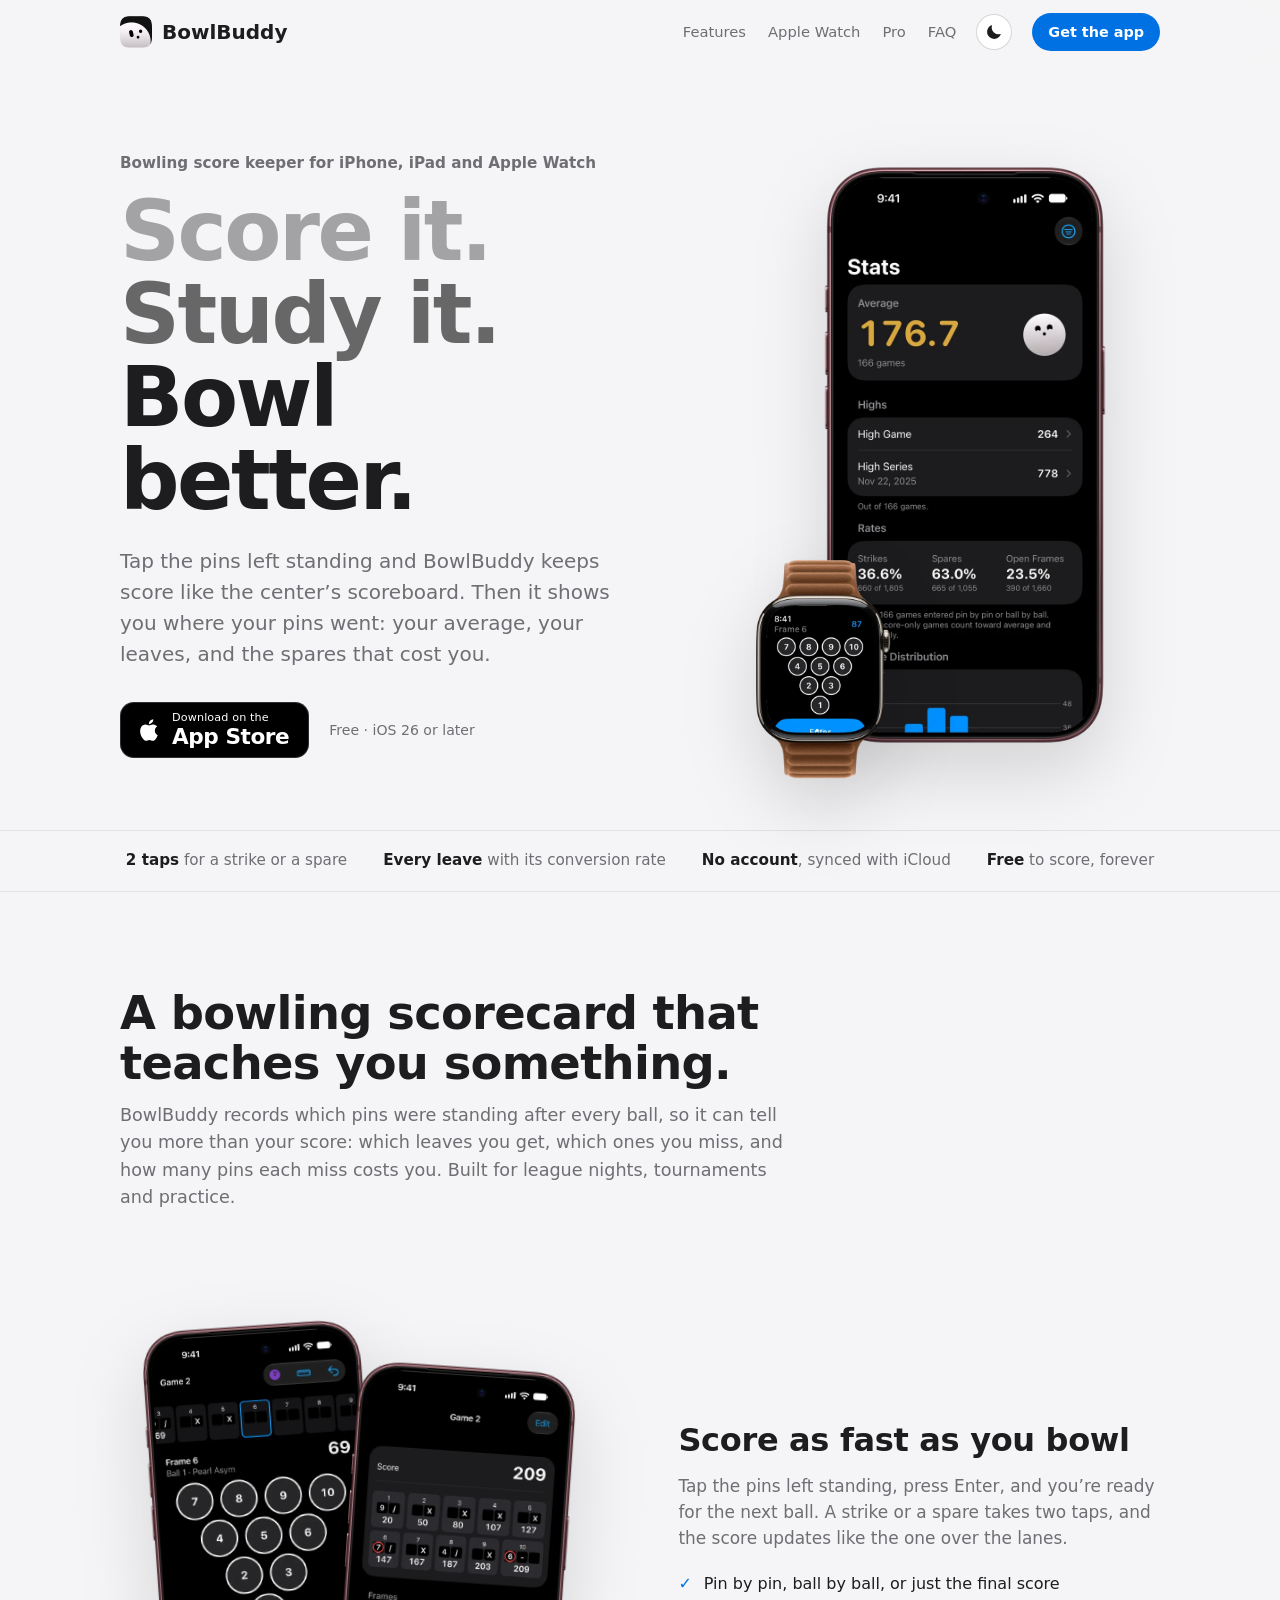
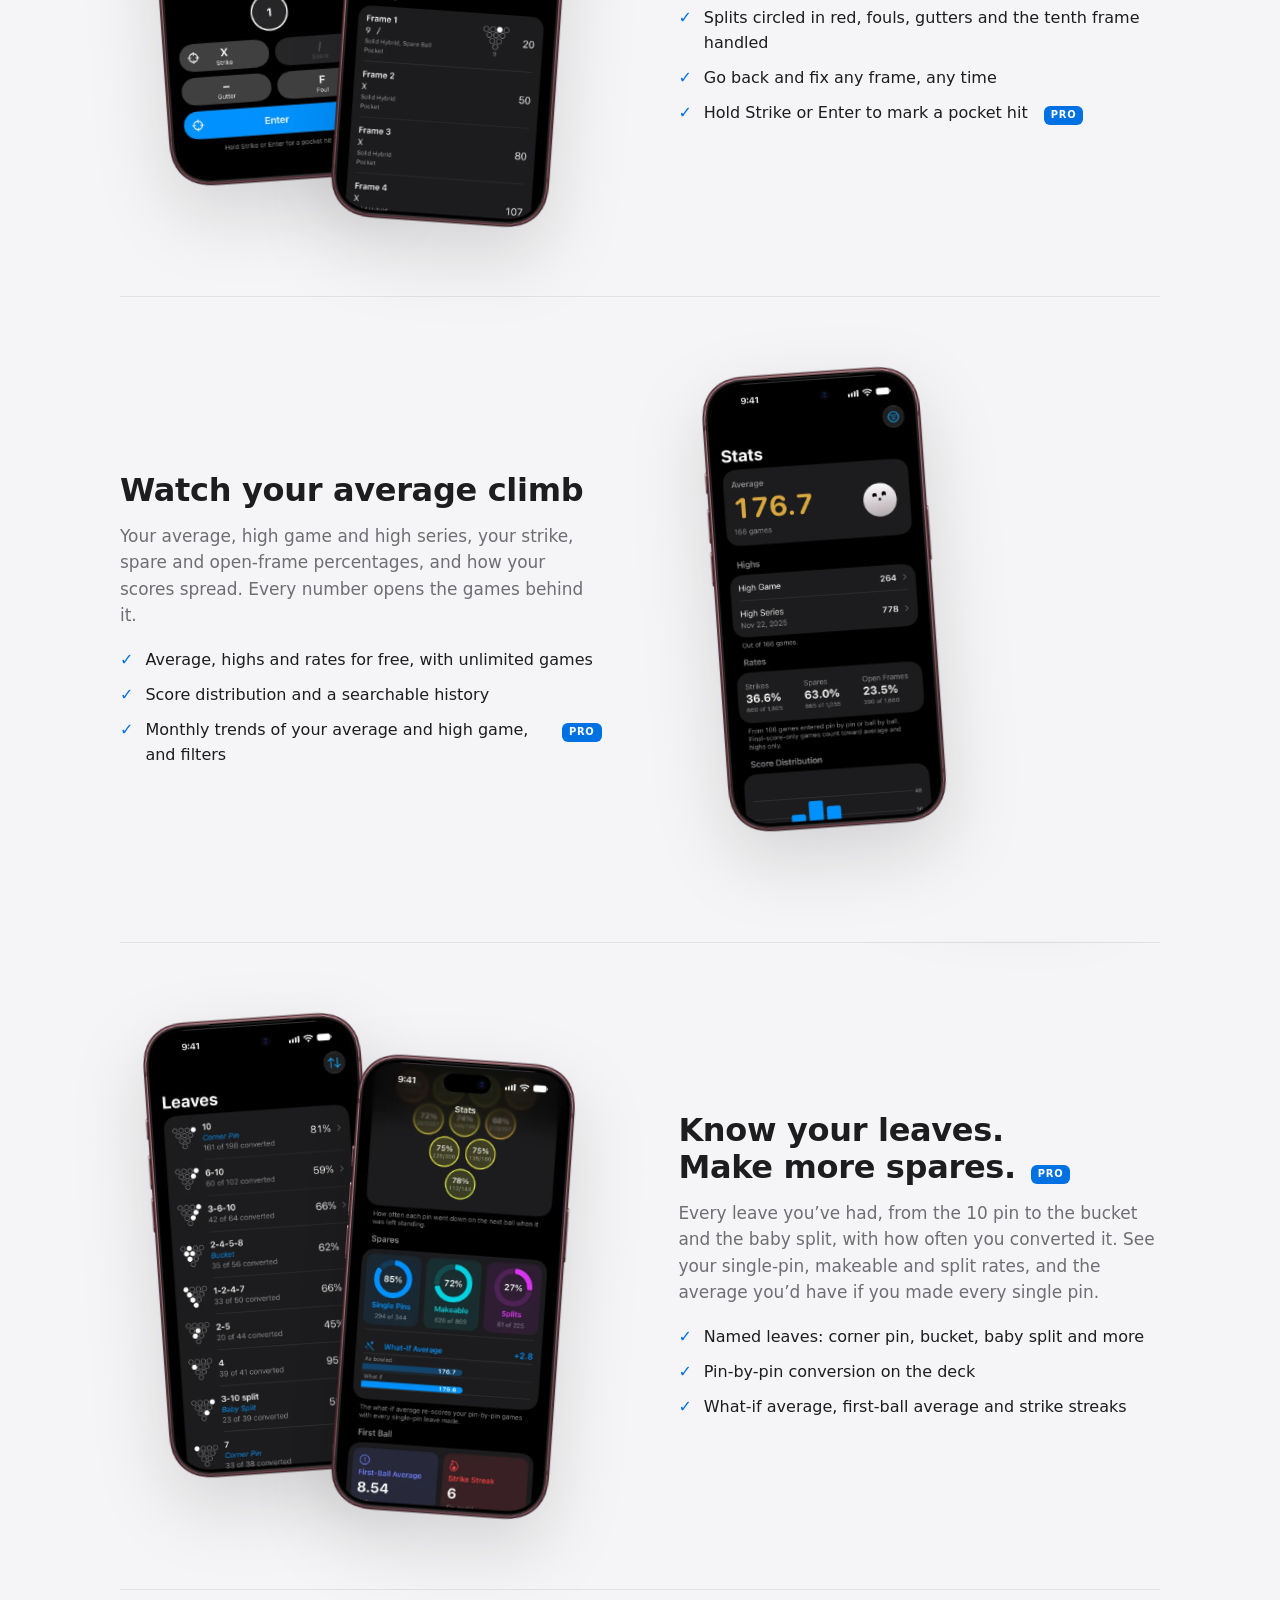
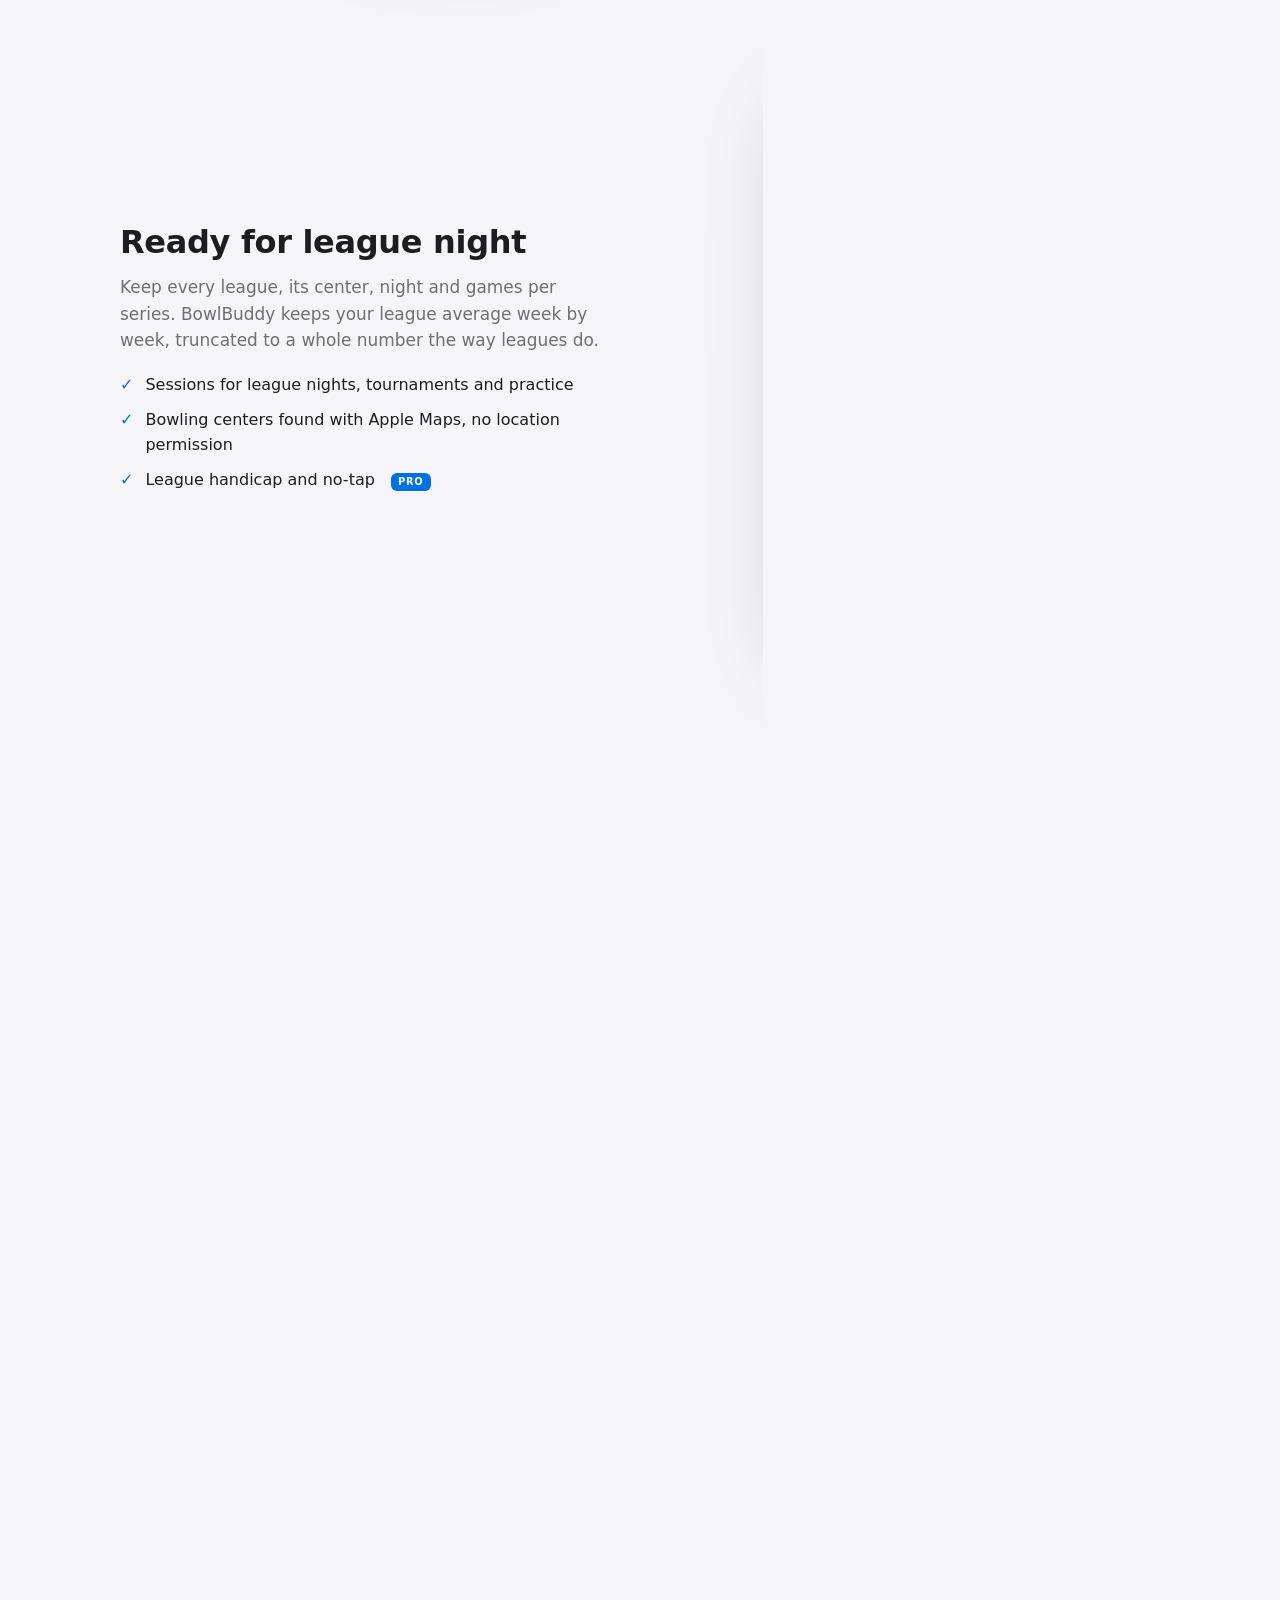
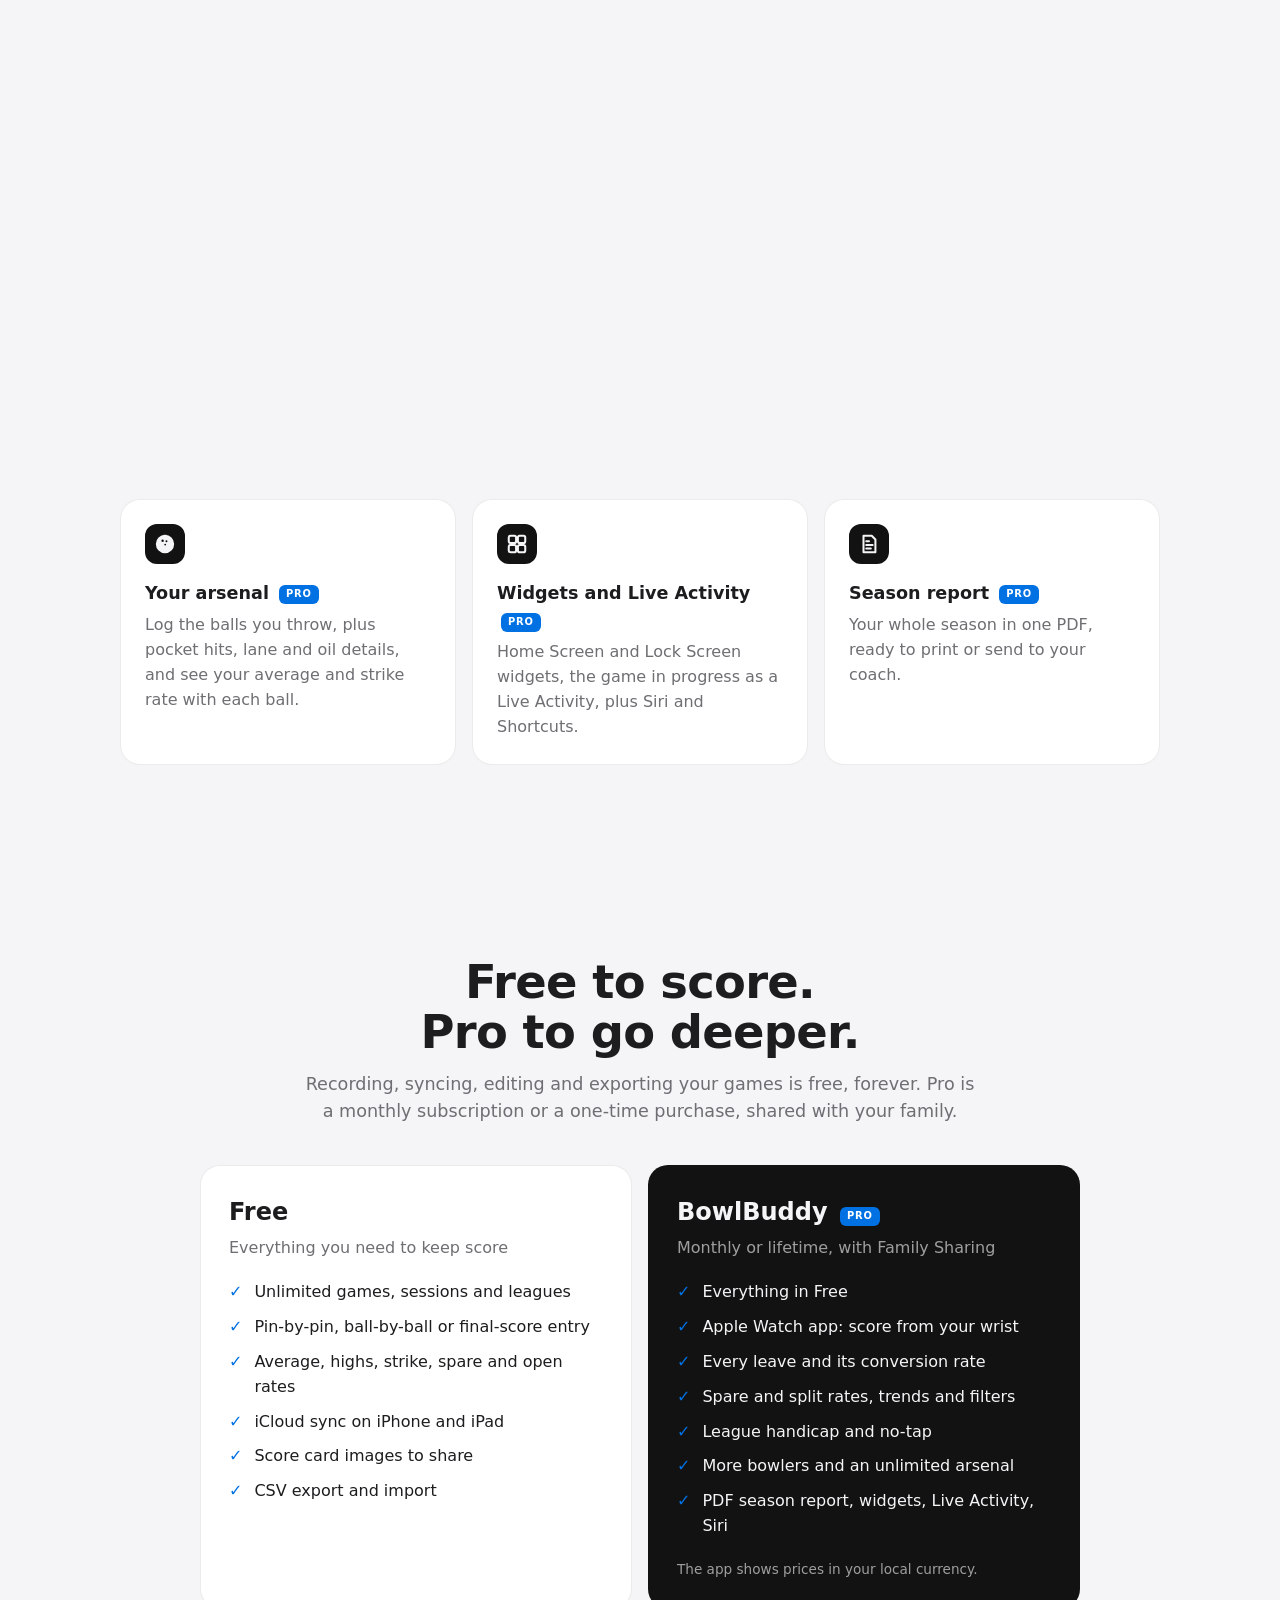
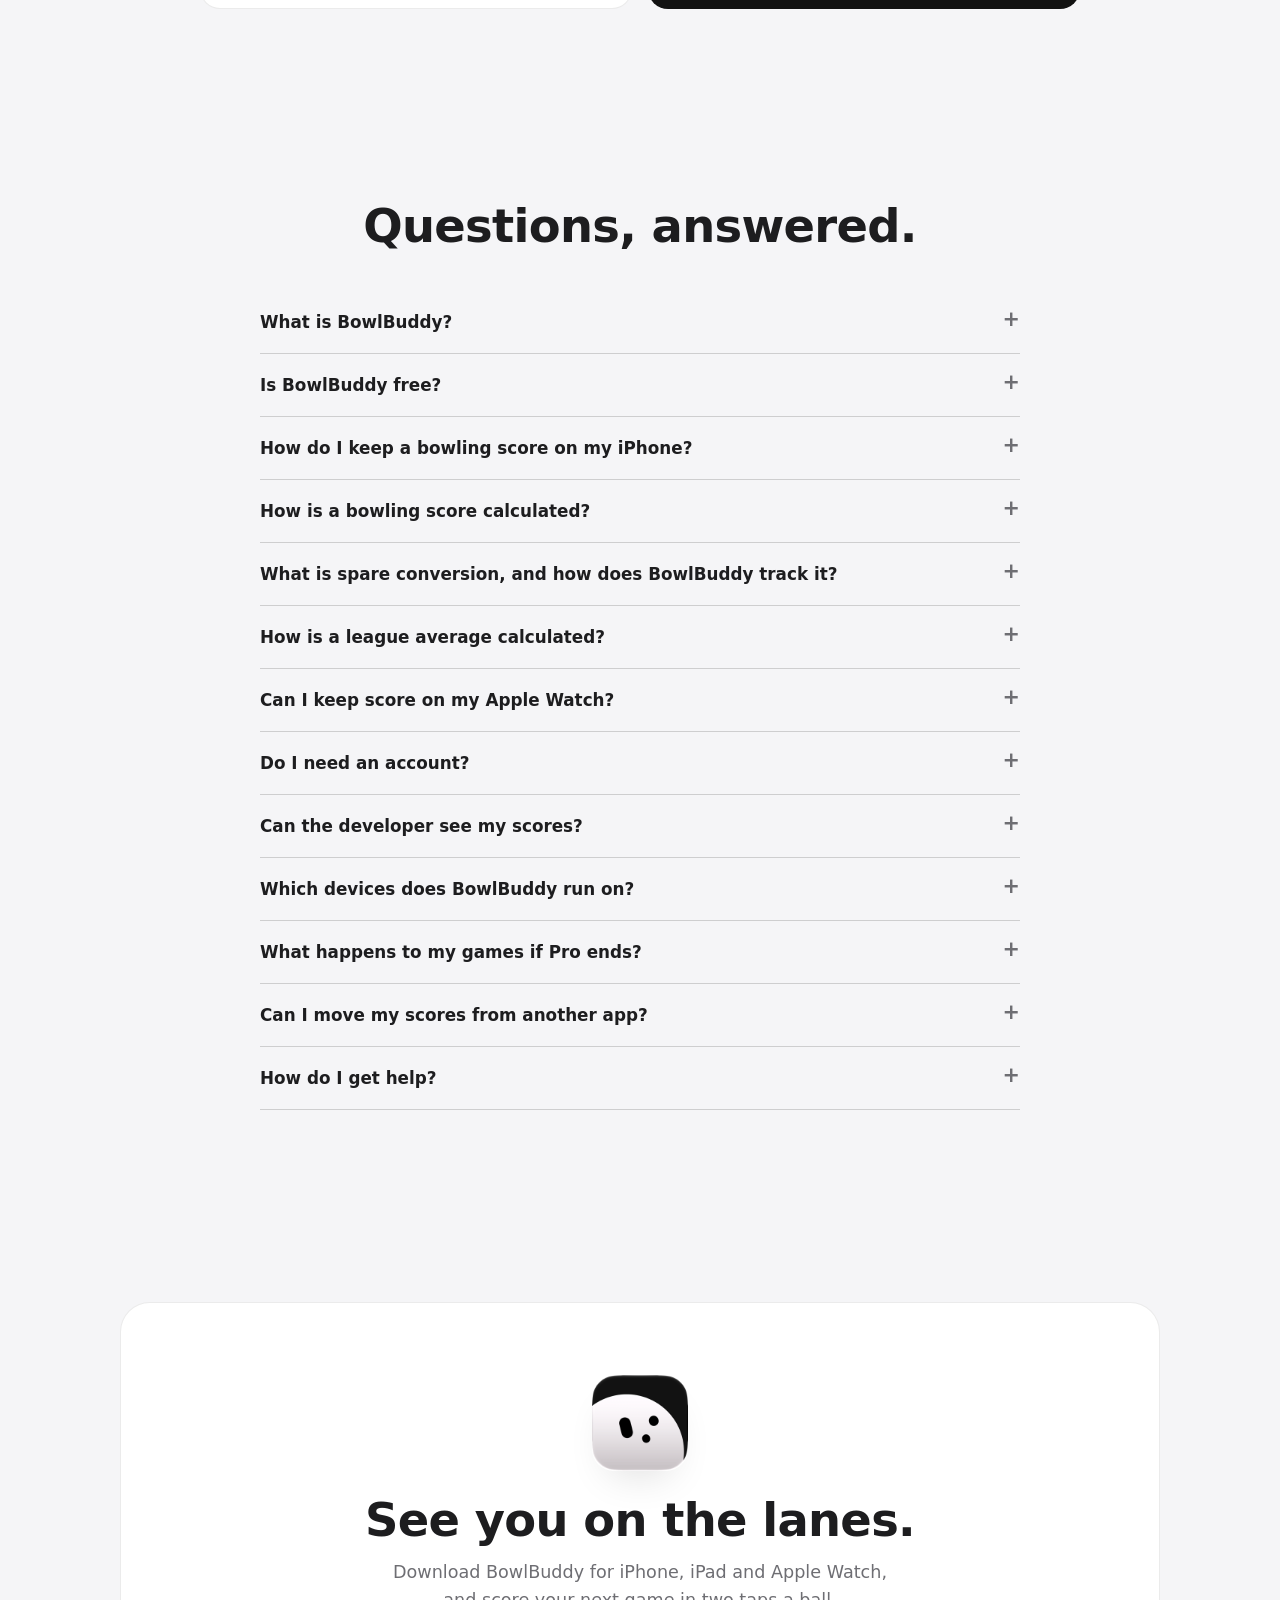
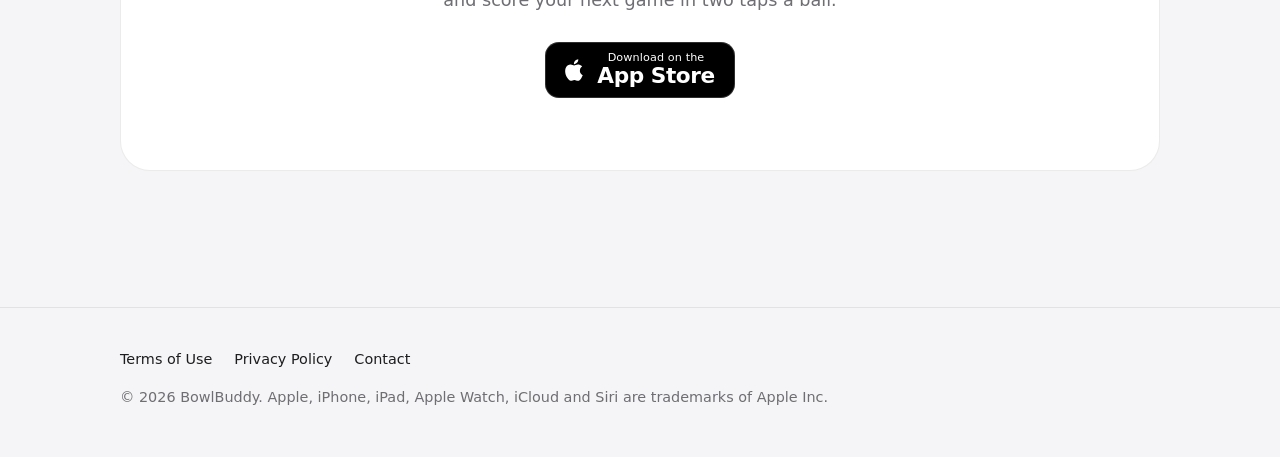
<file: index.html>
<!DOCTYPE html>
<html lang="en" class="no-js">
<head>
    <meta charset="UTF-8" />
    <meta name="viewport" content="width=device-width, initial-scale=1, viewport-fit=cover" />
    <meta name="theme-color" content="#f5f5f7" media="(prefers-color-scheme: light)" />
    <meta name="theme-color" content="#0b0b0c" media="(prefers-color-scheme: dark)" />
    <script>try { const t = localStorage.getItem("theme"); if (t === "light" || t === "dark") document.documentElement.dataset.theme = t; } catch (e) {}</script>
    <title>BowlBuddy: Bowling Score Keeper &amp; Stats Tracker for iPhone</title>
    <meta name="description" content="BowlBuddy is a bowling score keeper and stats tracker for iPhone, iPad and Apple Watch. Score pin by pin in two taps, track your average, spare conversion, leaves and league nights. No account: synced with iCloud." />
    <meta name="robots" content="index, follow, max-image-preview:large, max-snippet:-1" />
    <link rel="canonical" href="https://bowlbuddy.download/" />
    <meta name="apple-itunes-app" content="app-id=6826001153" />
    <meta property="og:type" content="website" />
    <meta property="og:site_name" content="BowlBuddy" />
    <meta property="og:locale" content="en_US" />
    <meta property="og:url" content="https://bowlbuddy.download/" />
    <meta property="og:title" content="BowlBuddy: score it, study it, bowl better" />
    <meta property="og:description" content="Bowling score keeper for iPhone, iPad and Apple Watch. Two-tap scoring, pin leaves, spare conversion and league averages. No account." />
    <meta property="og:image" content="https://bowlbuddy.download/assets/img/og.jpg" />
    <meta property="og:image:width" content="1200" />
    <meta property="og:image:height" content="630" />
    <meta property="og:image:alt" content="The BowlBuddy logo, a white bowling ball with a face, on black." />
    <meta name="twitter:card" content="summary_large_image" />
    <link rel="icon" type="image/png" href="assets/img/favicon.png" />
    <link rel="apple-touch-icon" href="assets/img/apple-touch-icon.png" />
    <link rel="preload" as="image" href="assets/img/iphone-stats.webp" type="image/webp" fetchpriority="high" />
    <link rel="stylesheet" href="assets/site.css?v=2026-11-01" />
    <script defer src="assets/site.js?v=2026-11-01"></script>
    <script type="application/ld+json">
{
    "@context": "https://schema.org",
    "@graph": [
        {
            "@type": "WebSite",
            "@id": "https://bowlbuddy.download/#website",
            "url": "https://bowlbuddy.download/",
            "name": "BowlBuddy",
            "alternateName": "Bowl Buddy",
            "inLanguage": "en",
            "publisher": { "@id": "https://bowlbuddy.download/#author" }
        },
        {
            "@type": "Person",
            "@id": "https://bowlbuddy.download/#author",
            "name": "Franck Clement",
            "email": "support@bowlbuddy.download"
        },
        {
            "@type": "WebPage",
            "@id": "https://bowlbuddy.download/#webpage",
            "url": "https://bowlbuddy.download/",
            "name": "BowlBuddy: Bowling Score Keeper & Stats Tracker for iPhone",
            "inLanguage": "en",
            "isPartOf": { "@id": "https://bowlbuddy.download/#website" },
            "about": { "@id": "https://bowlbuddy.download/#app" },
            "mainEntity": { "@id": "https://bowlbuddy.download/#app" },
            "primaryImageOfPage": "https://bowlbuddy.download/assets/img/iphone-stats.webp",
            "dateModified": "2026-11-01"
        },
        {
            "@type": "MobileApplication",
            "@id": "https://bowlbuddy.download/#app",
            "name": "BowlBuddy Bowling Score Keeper",
            "alternateName": ["BowlBuddy", "Bowl Buddy", "BowlBuddy bowling score tracker"],
            "description": "Bowling score keeper and stats tracker for iPhone, iPad and Apple Watch. Score every ball pin by pin in two taps, then follow your average, strike and spare percentages, pin leaves and how often you convert them, and your league average week by week. No account: games sync through the user's private iCloud.",
            "applicationCategory": "SportsApplication",
            "operatingSystem": "iOS 26, iPadOS 26, watchOS 26",
            "url": "https://bowlbuddy.download/",
            "downloadUrl": "https://apps.apple.com/app/id6826001153",
            "installUrl": "https://apps.apple.com/app/id6826001153",
            "sameAs": ["https://apps.apple.com/app/id6826001153"],
            "image": "https://bowlbuddy.download/assets/img/icon.png",
            "screenshot": [
                "https://bowlbuddy.download/assets/img/iphone-stats.webp",
                "https://bowlbuddy.download/assets/img/iphone-entry.webp",
                "https://bowlbuddy.download/assets/img/iphone-leaves.webp",
                "https://bowlbuddy.download/assets/img/iphone-league.webp"
            ],
            "inLanguage": "en",
            "author": { "@id": "https://bowlbuddy.download/#author" },
            "offers": { "@type": "Offer", "price": "0", "priceCurrency": "USD", "category": "free" },
            "isAccessibleForFree": true,
            "featureList": [
                "Pin-by-pin, ball-by-ball or final-score entry",
                "Two-tap strikes and spares, splits marked, tenth frame and fouls handled",
                "Average, high game, high series, strike, spare and open frame percentages",
                "Score distribution and searchable game history",
                "Sessions for league nights, tournaments and practice",
                "Leagues with a truncated league average",
                "iCloud sync across iPhone and iPad, no account",
                "CSV export and import, shareable score card image",
                "Pro: every pin leave with its conversion rate",
                "Pro: single-pin, makeable and split conversion, what-if average",
                "Pro: monthly trends of average and high game",
                "Pro: league handicap and no-tap",
                "Pro: Apple Watch app",
                "Pro: bowling ball arsenal, pocket hits, lane and oil details",
                "Pro: PDF season report, widgets, Live Activity, Siri and Shortcuts"
            ]
        },
        {
            "@type": "FAQPage",
            "@id": "https://bowlbuddy.download/#faq",
            "mainEntity": [
                {
                    "@type": "Question",
                    "name": "What is BowlBuddy?",
                    "acceptedAnswer": { "@type": "Answer", "text": "BowlBuddy is a bowling score keeper and stats tracker for iPhone, iPad and Apple Watch, available on the App Store. You tap the pins left standing after each ball, and it keeps the score like a center scoreboard, then shows your average, strike and spare percentages, pin leaves and league average." }
                },
                {
                    "@type": "Question",
                    "name": "Is BowlBuddy free?",
                    "acceptedAnswer": { "@type": "Answer", "text": "Yes. Scoring, sessions, leagues, core stats, iCloud sync and CSV export are free, with unlimited games. BowlBuddy Pro, a monthly subscription or a one-time lifetime purchase shared with Family Sharing, adds pin leaves and conversion rates, trends, league handicap, the Apple Watch app, the arsenal, a PDF season report, widgets and Siri." }
                },
                {
                    "@type": "Question",
                    "name": "How do I keep a bowling score on my iPhone?",
                    "acceptedAnswer": { "@type": "Answer", "text": "In BowlBuddy, start a game and tap the pins still standing after each ball, then press Enter. A strike or a spare takes two taps. The app adds strike and spare bonuses, marks splits, and follows the tenth-frame rules. You can also enter pin counts ball by ball, or only the final score." }
                },
                {
                    "@type": "Question",
                    "name": "How is a bowling score calculated?",
                    "acceptedAnswer": { "@type": "Answer", "text": "A game has ten frames. A frame scores the pins knocked down with its two balls. A strike (all ten pins on the first ball) scores 10 plus the next two balls. A spare (all ten pins with two balls) scores 10 plus the next ball. A strike or spare in the tenth frame earns one or two extra balls. A perfect game, twelve strikes in a row, scores 300. BowlBuddy does this math for you." }
                },
                {
                    "@type": "Question",
                    "name": "What is spare conversion, and how does BowlBuddy track it?",
                    "acceptedAnswer": { "@type": "Answer", "text": "Spare conversion is how often you knock down the pins left after your first ball. Because BowlBuddy records which pins were standing, it lists every leave you get, such as the 10 pin, the 6-10 or the 3-6-10, with how many times you converted it. It also splits your rate into single pins, makeable spares and splits, and computes a what-if average with every single pin made." }
                },
                {
                    "@type": "Question",
                    "name": "How is a league average calculated?",
                    "acceptedAnswer": { "@type": "Answer", "text": "A league average is your total pinfall in the league divided by the number of games, truncated to a whole number rather than rounded, as most leagues do. BowlBuddy keeps it for each league, week by week, and can apply league handicap and no-tap rules with Pro." }
                },
                {
                    "@type": "Question",
                    "name": "Can I keep score on my Apple Watch?",
                    "acceptedAnswer": { "@type": "Answer", "text": "Yes, with BowlBuddy Pro. The Watch app shows the pin deck, so you can score each ball from your wrist, check the frames and see your final score and series. Games sync to your iPhone." }
                },
                {
                    "@type": "Question",
                    "name": "Do I need an account?",
                    "acceptedAnswer": { "@type": "Answer", "text": "No. BowlBuddy uses the Apple Account you are already signed in with. Your scores sync through your private iCloud database, and there is no BowlBuddy server." }
                },
                {
                    "@type": "Question",
                    "name": "Can the developer see my scores?",
                    "acceptedAnswer": { "@type": "Answer", "text": "No. Everything you enter stays on your devices and in your own iCloud. The app has no ads, no analytics and no tracking." }
                },
                {
                    "@type": "Question",
                    "name": "Which devices does BowlBuddy run on?",
                    "acceptedAnswer": { "@type": "Answer", "text": "iPhone and iPad with iOS or iPadOS 26 or later, and Apple Watch with watchOS 26 or later. The Watch app is part of Pro. There is no Android version." }
                },
                {
                    "@type": "Question",
                    "name": "What happens to my games if Pro ends?",
                    "acceptedAnswer": { "@type": "Answer", "text": "You keep all of them. You can still view, edit, delete and export everything you recorded; only the Pro features lock." }
                },
                {
                    "@type": "Question",
                    "name": "Can I move my scores from another app?",
                    "acceptedAnswer": { "@type": "Answer", "text": "BowlBuddy imports its own CSV format, which you can fill in from a spreadsheet. Export and import are in Settings." }
                }
            ]
        }
    ]
}
    </script>
</head>
<body>
    <a class="skip" href="#main">Skip to content</a>

    <header class="site-header">
        <div class="wrap">
            <a class="brand" href="./" aria-label="BowlBuddy home">
                <img src="assets/img/icon.png" alt="" width="32" height="32" />
                BowlBuddy
            </a>
            <nav class="site-nav" aria-label="Main">
                <a href="#features">Features</a>
                <a href="#watch">Apple Watch</a>
                <a href="#pro">Pro</a>
                <a href="#faq">FAQ</a>
            </nav>
            <button class="theme-toggle" type="button" aria-label="Switch to dark mode" data-label-dark="Switch to dark mode" data-label-light="Switch to light mode"><svg class="sun" viewBox="0 0 24 24" fill="none" stroke="currentColor" stroke-width="2" stroke-linecap="round" aria-hidden="true"><circle cx="12" cy="12" r="4.2"/><path d="M12 2.5v2.2M12 19.3v2.2M2.5 12h2.2M19.3 12h2.2M5.3 5.3l1.6 1.6M17.1 17.1l1.6 1.6M5.3 18.7l1.6-1.6M17.1 6.9l1.6-1.6"/></svg><svg class="moon" viewBox="0 0 24 24" fill="currentColor" aria-hidden="true"><path d="M20.2 14.6A8.6 8.6 0 0 1 9.4 3.8a.6.6 0 0 0-.8-.7A9.4 9.4 0 1 0 20.9 15.4a.6.6 0 0 0-.7-.8z"/></svg></button>
            <a class="btn btn-accent" href="https://apps.apple.com/app/apple-store/id6826001153?pt=120827598&amp;ct=website-header&amp;mt=8">Get the app</a>
        </div>
    </header>
    <nav class="mobile-nav" aria-label="Sections">
        <a href="#features">Features</a>
        <a href="#watch">Watch</a>
        <a href="#pro">Pro</a>
        <a href="#faq">FAQ</a>
    </nav>

    <main id="main">
        <section class="hero">
            <div class="wrap">
                <div class="copy">
                    <p class="eyebrow">Bowling score keeper for iPhone, iPad and Apple Watch</p>
                    <h1><span class="l1">Score it.</span> <span class="l2">Study it.</span> <span class="l3">Bowl better.</span></h1>
                    <p class="lede">Tap the pins left standing and BowlBuddy keeps score like the center’s scoreboard. Then it shows you where your pins went: your average, your leaves, and the spares that cost you.</p>
                    <div class="cta-row">
                        <a class="appstore" href="https://apps.apple.com/app/apple-store/id6826001153?pt=120827598&amp;ct=website-hero&amp;mt=8" aria-label="Download BowlBuddy on the App Store">
                            <svg viewBox="0 0 24 24" fill="currentColor" aria-hidden="true"><path d="M18.71 19.5c-.83 1.24-1.71 2.45-3.05 2.47-1.34.03-1.77-.79-3.29-.79-1.53 0-2 .77-3.27.82-1.31.05-2.3-1.32-3.14-2.53C4.25 17 2.94 12.45 4.7 9.39c.87-1.52 2.43-2.48 4.12-2.51 1.28-.02 2.5.87 3.29.87.78 0 2.26-1.07 3.81-.91.65.03 2.47.26 3.64 1.98-.09.06-2.17 1.28-2.15 3.81.03 3.02 2.65 4.03 2.68 4.04-.03.07-.42 1.44-1.38 2.83M13 3.5c.73-.83 1.94-1.46 2.94-1.5.13 1.17-.34 2.35-1.04 3.19-.69.85-1.83 1.51-2.95 1.42-.15-1.15.41-2.35 1.05-3.11z"/></svg>
                            <span><small>Download on the</small><strong>App Store</strong></span>
                        </a>
                        <span class="cta-note">Free · iOS 26 or later</span>
                    </div>
                </div>
                <div class="stage">
                    <img class="phone" src="assets/img/iphone-stats.webp" width="640" height="1308" fetchpriority="high" alt="BowlBuddy Stats on iPhone: a 176.7 average over 166 games, a 264 high game, a 778 high series, 36.6% strikes, 63.0% spares and 23.5% open frames." />
                    <img class="watch" src="assets/img/watch-scoring.webp" width="400" height="628" alt="BowlBuddy on Apple Watch: the pin deck for frame 6, with the score at 87." />
                </div>
            </div>
        </section>

        <ul class="strip" aria-label="Highlights">
            <li><b>2 taps</b> for a strike or a spare</li>
            <li><b>Every leave</b> with its conversion rate</li>
            <li><b>No account</b>, synced with iCloud</li>
            <li><b>Free</b> to score, forever</li>
        </ul>

        <section class="section" id="features">
            <div class="wrap">
                <div class="section-head reveal">
                    <h2>A bowling scorecard that teaches you something.</h2>
                    <p>BowlBuddy records which pins were standing after every ball, so it can tell you more than your score: which leaves you get, which ones you miss, and how many pins each miss costs you. Built for league nights, tournaments and practice.</p>
                </div>

                <article class="feature">
                    <div class="media reveal">
                        <div class="duo">
                            <img class="phone" src="assets/img/iphone-entry.webp" width="640" height="1308" loading="lazy" decoding="async" alt="Scoring frame 6 on iPhone: the ten-pin deck with Strike, Spare, Gutter and Foul keys and a blue Enter button." />
                            <img class="phone" src="assets/img/iphone-detail.webp" width="640" height="1308" loading="lazy" decoding="async" alt="A finished 209 game: the scorecard with strikes, spares and two split leaves circled in red, and each frame with the ball used." />
                        </div>
                    </div>
                    <div class="copy reveal">
                        <h3>Score as fast as you bowl</h3>
                        <p>Tap the pins left standing, press Enter, and you’re ready for the next ball. A strike or a spare takes two taps, and the score updates like the one over the lanes.</p>
                        <ul class="ticks">
                            <li>Pin by pin, ball by ball, or just the final score</li>
                            <li>Splits circled in red, fouls, gutters and the tenth frame handled</li>
                            <li>Go back and fix any frame, any time</li>
                            <li>Hold Strike or Enter to mark a pocket hit <span class="pro-tag">PRO</span></li>
                        </ul>
                    </div>
                </article>

                <article class="feature flip">
                    <div class="media reveal">
                        <div class="duo">
                            <img class="phone" src="assets/img/iphone-stats.webp" width="640" height="1308" loading="lazy" decoding="async" alt="The Stats screen: average, high game, high series, strike, spare and open-frame rates, and the score distribution." />
                            <img class="phone" src="assets/img/iphone-advanced.webp" width="640" height="1308" loading="lazy" decoding="async" alt="Trends of the average, up to 186.2, and the high game, 264, month by month, above the most frequent pin leaves." />
                        </div>
                    </div>
                    <div class="copy reveal">
                        <h3>Watch your average climb</h3>
                        <p>Your average, high game and high series, your strike, spare and open-frame percentages, and how your scores spread. Every number opens the games behind it.</p>
                        <ul class="ticks">
                            <li>Average, highs and rates for free, with unlimited games</li>
                            <li>Score distribution and a searchable history</li>
                            <li>Monthly trends of your average and high game, and filters <span class="pro-tag">PRO</span></li>
                        </ul>
                    </div>
                </article>

                <article class="feature">
                    <div class="media reveal">
                        <div class="duo">
                            <img class="phone" src="assets/img/iphone-leaves.webp" width="640" height="1308" loading="lazy" decoding="async" alt="The Leaves list: the 10 pin converted 81% of the time, the 6-10 59%, the 3-6-10 66%, the bucket 62% and the baby split 59%." />
                            <img class="phone" src="assets/img/iphone-advanced-middle.webp" width="640" height="1308" loading="lazy" decoding="async" alt="Spare stats: 85% of single pins, 72% of makeable spares and 27% of splits converted, and a what-if average 2.8 pins higher." />
                        </div>
                    </div>
                    <div class="copy reveal">
                        <h3>Know your leaves. Make more spares. <span class="pro-tag">PRO</span></h3>
                        <p>Every leave you’ve had, from the 10 pin to the bucket and the baby split, with how often you converted it. See your single-pin, makeable and split rates, and the average you’d have if you made every single pin.</p>
                        <ul class="ticks">
                            <li>Named leaves: corner pin, bucket, baby split and more</li>
                            <li>Pin-by-pin conversion on the deck</li>
                            <li>What-if average, first-ball average and strike streaks</li>
                        </ul>
                    </div>
                </article>

                <article class="feature flip">
                    <div class="media reveal">
                        <img class="phone single" src="assets/img/iphone-league.webp" width="640" height="1308" loading="lazy" decoding="async" alt="The Tuesday Mixed league at Sunset Lanes: a 178 league average over 114 games, and each week's series with its lanes." />
                    </div>
                    <div class="copy reveal">
                        <h3>Ready for league night</h3>
                        <p>Keep every league, its center, night and games per series. BowlBuddy keeps your league average week by week, truncated to a whole number the way leagues do.</p>
                        <ul class="ticks">
                            <li>Sessions for league nights, tournaments and practice</li>
                            <li>Bowling centers found with Apple Maps, no location permission</li>
                            <li>League handicap and no-tap <span class="pro-tag">PRO</span></li>
                        </ul>
                    </div>
                </article>
            </div>
        </section>

        <section class="section watch-section" id="watch">
            <div class="wrap">
                <div class="section-head center reveal">
                    <h2>Leave the phone in the bag.</h2>
                    <p>The Apple Watch app puts the pin deck on your wrist. Score each ball between shots, check your frames, and see your series when the game ends. Everything syncs to your iPhone. <span class="pro-tag">PRO</span></p>
                </div>
                <div class="watches reveal">
                    <img class="watch" src="assets/img/watch-row-scoring.webp" width="400" height="628" loading="lazy" decoding="async" alt="Scoring frame 6 on Apple Watch with the ten-pin deck." />
                    <img class="watch" src="assets/img/watch-row-frames.webp" width="400" height="628" loading="lazy" decoding="async" alt="The frames of a game on Apple Watch: strike, 8 spare, strike." />
                    <img class="watch" src="assets/img/watch-row-final.webp" width="400" height="628" loading="lazy" decoding="async" alt="A final score of 192 on Apple Watch, with the series." />
                    <img class="watch" src="assets/img/watch-row-stats.webp" width="400" height="628" loading="lazy" decoding="async" alt="League stats on Apple Watch: a 183 average, 40% strikes and 70% spares." />
                </div>
            </div>
        </section>

        <section class="section">
            <div class="wrap">
                <div class="section-head reveal">
                    <h2>And everything around the game.</h2>
                </div>
                <div class="grid">
                    <article class="card reveal">
                        <span class="glyph"><svg viewBox="0 0 24 24" fill="none" stroke="currentColor" stroke-width="2.2" stroke-linecap="round" stroke-linejoin="round" aria-hidden="true"><path d="M7 18a5 5 0 0 1-.6-10A6 6 0 0 1 18 9a4.5 4.5 0 0 1-.5 9H7z"/></svg></span>
                        <h3>No account. Your iCloud.</h3>
                        <p>Scores sync between your iPhone, iPad and Watch through your own private iCloud. No sign-up, no ads, no tracking.</p>
                    </article>
                    <article class="card reveal">
                        <span class="glyph"><svg viewBox="0 0 24 24" fill="none" stroke="currentColor" stroke-width="2.2" stroke-linecap="round" stroke-linejoin="round" aria-hidden="true"><path d="M12 3v12M7 10l5 5 5-5M5 21h14"/></svg></span>
                        <h3>Export anytime</h3>
                        <p>Your data is never locked: export every game to CSV for Numbers, Excel or Google Sheets, and import it back.</p>
                    </article>
                    <article class="card reveal">
                        <span class="glyph"><svg viewBox="0 0 24 24" fill="none" stroke="currentColor" stroke-width="2.2" stroke-linecap="round" stroke-linejoin="round" aria-hidden="true"><rect x="3" y="4" width="18" height="16" rx="3"/><path d="M3 10h18M9 10v10M15 10v10"/></svg></span>
                        <h3>Share your best games</h3>
                        <p>Turn a game into a score card image for your league chat. That 279 deserves it.</p>
                    </article>
                    <article class="card reveal">
                        <span class="glyph"><svg viewBox="0 0 24 24" fill="currentColor" aria-hidden="true"><path d="M12 2a10 10 0 1 0 0 20 10 10 0 0 0 0-20zm-2.6 5.2a1.3 1.3 0 1 1 0 2.6 1.3 1.3 0 0 1 0-2.6zm4.2.8a1.1 1.1 0 1 1 0 2.2 1.1 1.1 0 0 1 0-2.2zm-1.4 3.6a1 1 0 1 1 0 2 1 1 0 0 1 0-2z"/></svg></span>
                        <h3>Your arsenal <span class="pro-tag">PRO</span></h3>
                        <p>Log the balls you throw, plus pocket hits, lane and oil details, and see your average and strike rate with each ball.</p>
                    </article>
                    <article class="card reveal">
                        <span class="glyph"><svg viewBox="0 0 24 24" fill="none" stroke="currentColor" stroke-width="2.2" stroke-linecap="round" stroke-linejoin="round" aria-hidden="true"><rect x="3" y="3" width="8" height="8" rx="2"/><rect x="13" y="3" width="8" height="8" rx="2"/><rect x="3" y="13" width="8" height="8" rx="2"/><rect x="13" y="13" width="8" height="8" rx="2"/></svg></span>
                        <h3>Widgets and Live Activity <span class="pro-tag">PRO</span></h3>
                        <p>Home Screen and Lock Screen widgets, the game in progress as a Live Activity, plus Siri and Shortcuts.</p>
                    </article>
                    <article class="card reveal">
                        <span class="glyph"><svg viewBox="0 0 24 24" fill="none" stroke="currentColor" stroke-width="2.2" stroke-linecap="round" stroke-linejoin="round" aria-hidden="true"><path d="M6 3h9l4 4v14H6z"/><path d="M9 13h7M9 17h5M9 9h3"/></svg></span>
                        <h3>Season report <span class="pro-tag">PRO</span></h3>
                        <p>Your whole season in one PDF, ready to print or send to your coach.</p>
                    </article>
                </div>
            </div>
        </section>

        <section class="section" id="pro">
            <div class="wrap">
                <div class="section-head center reveal">
                    <h2>Free to score. Pro to go deeper.</h2>
                    <p>Recording, syncing, editing and exporting your games is free, forever. Pro is a monthly subscription or a one-time purchase, shared with your family.</p>
                </div>
                <div class="plans">
                    <article class="plan reveal">
                        <h3>Free</h3>
                        <p class="price">Everything you need to keep score</p>
                        <ul class="ticks">
                            <li>Unlimited games, sessions and leagues</li>
                            <li>Pin-by-pin, ball-by-ball or final-score entry</li>
                            <li>Average, highs, strike, spare and open rates</li>
                            <li>iCloud sync on iPhone and iPad</li>
                            <li>Score card images to share</li>
                            <li>CSV export and import</li>
                        </ul>
                    </article>
                    <article class="plan pro reveal">
                        <h3>BowlBuddy <span class="pro-tag">PRO</span></h3>
                        <p class="price">Monthly or lifetime, with Family Sharing</p>
                        <ul class="ticks">
                            <li>Everything in Free</li>
                            <li>Apple Watch app: score from your wrist</li>
                            <li>Every leave and its conversion rate</li>
                            <li>Spare and split rates, trends and filters</li>
                            <li>League handicap and no-tap</li>
                            <li>More bowlers and an unlimited arsenal</li>
                            <li>PDF season report, widgets, Live Activity, Siri</li>
                        </ul>
                        <p class="fine">The app shows prices in your local currency.</p>
                    </article>
                </div>
            </div>
        </section>

        <section class="section" id="faq">
            <div class="wrap">
                <div class="section-head center reveal">
                    <h2>Questions, answered.</h2>
                </div>
                <div class="faq reveal">
                    <details>
                        <summary>What is BowlBuddy?</summary>
                        <p>BowlBuddy is a bowling score keeper and stats tracker for iPhone, iPad and Apple Watch, <a href="https://apps.apple.com/app/apple-store/id6826001153?pt=120827598&amp;ct=website-faq&amp;mt=8">available on the App Store</a>. You tap the pins left standing after each ball, and it keeps the score like a center scoreboard, then shows your average, strike and spare percentages, pin leaves and league average.</p>
                    </details>
                    <details>
                        <summary>Is BowlBuddy free?</summary>
                        <p>Yes. Scoring, sessions, leagues, core stats, iCloud sync and CSV export are free, with unlimited games. BowlBuddy Pro, a monthly subscription or a one-time lifetime purchase shared with Family Sharing, adds pin leaves and conversion rates, trends, league handicap, the Apple Watch app, the arsenal, a PDF season report, widgets and Siri.</p>
                    </details>
                    <details>
                        <summary>How do I keep a bowling score on my iPhone?</summary>
                        <p>In BowlBuddy, start a game and tap the pins still standing after each ball, then press Enter. A strike or a spare takes two taps. The app adds strike and spare bonuses, marks splits, and follows the tenth-frame rules. You can also enter pin counts ball by ball, or only the final score.</p>
                    </details>
                    <details>
                        <summary>How is a bowling score calculated?</summary>
                        <p>A game has ten frames. A frame scores the pins knocked down with its two balls. A strike (all ten pins on the first ball) scores 10 plus the next two balls. A spare (all ten pins with two balls) scores 10 plus the next ball. A strike or spare in the tenth frame earns one or two extra balls. A perfect game, twelve strikes in a row, scores 300. BowlBuddy does this math for you.</p>
                    </details>
                    <details>
                        <summary>What is spare conversion, and how does BowlBuddy track it?</summary>
                        <p>Spare conversion is how often you knock down the pins left after your first ball. Because BowlBuddy records which pins were standing, it lists every leave you get, such as the 10 pin, the 6-10 or the 3-6-10, with how many times you converted it. It also splits your rate into single pins, makeable spares and splits, and computes a what-if average with every single pin made.</p>
                    </details>
                    <details>
                        <summary>How is a league average calculated?</summary>
                        <p>A league average is your total pinfall in the league divided by the number of games, truncated to a whole number rather than rounded, as most leagues do. BowlBuddy keeps it for each league, week by week, and can apply league handicap and no-tap rules with Pro.</p>
                    </details>
                    <details>
                        <summary>Can I keep score on my Apple Watch?</summary>
                        <p>Yes, with BowlBuddy Pro. The Watch app shows the pin deck, so you can score each ball from your wrist, check the frames and see your final score and series. Games sync to your iPhone.</p>
                    </details>
                    <details>
                        <summary>Do I need an account?</summary>
                        <p>No. BowlBuddy uses the Apple Account you are already signed in with. Your scores sync through your private iCloud database, and there is no BowlBuddy server.</p>
                    </details>
                    <details>
                        <summary>Can the developer see my scores?</summary>
                        <p>No. Everything you enter stays on your devices and in your own iCloud. The app has no ads, no analytics and no tracking. See the <a href="legal/#privacy">Privacy Policy</a>.</p>
                    </details>
                    <details>
                        <summary>Which devices does BowlBuddy run on?</summary>
                        <p>iPhone and iPad with iOS or iPadOS 26 or later, and Apple Watch with watchOS 26 or later. The Watch app is part of Pro. There is no Android version.</p>
                    </details>
                    <details>
                        <summary>What happens to my games if Pro ends?</summary>
                        <p>You keep all of them. You can still view, edit, delete and export everything you recorded; only the Pro features lock.</p>
                    </details>
                    <details>
                        <summary>Can I move my scores from another app?</summary>
                        <p>BowlBuddy imports its own CSV format, which you can fill in from a spreadsheet. Export and import are in Settings.</p>
                    </details>
                    <details>
                        <summary>How do I get help?</summary>
                        <p>Email <a href="mailto:support@bowlbuddy.download">support@bowlbuddy.download</a> with your device model, iOS version and what happened.</p>
                    </details>
                </div>
            </div>
        </section>

        <section class="section" aria-labelledby="final-title">
            <div class="wrap">
                <div class="final reveal">
                    <img class="icon" src="assets/img/icon.png" width="96" height="96" alt="BowlBuddy app icon" loading="lazy" />
                    <h2 id="final-title">See you on the lanes.</h2>
                    <p>Download BowlBuddy for iPhone, iPad and Apple Watch, and score your next game in two taps a ball.</p>
                    <div class="cta-row">
                        <a class="appstore" href="https://apps.apple.com/app/apple-store/id6826001153?pt=120827598&amp;ct=website-footer&amp;mt=8" aria-label="Download BowlBuddy on the App Store">
                            <svg viewBox="0 0 24 24" fill="currentColor" aria-hidden="true"><path d="M18.71 19.5c-.83 1.24-1.71 2.45-3.05 2.47-1.34.03-1.77-.79-3.29-.79-1.53 0-2 .77-3.27.82-1.31.05-2.3-1.32-3.14-2.53C4.25 17 2.94 12.45 4.7 9.39c.87-1.52 2.43-2.48 4.12-2.51 1.28-.02 2.5.87 3.29.87.78 0 2.26-1.07 3.81-.91.65.03 2.47.26 3.64 1.98-.09.06-2.17 1.28-2.15 3.81.03 3.02 2.65 4.03 2.68 4.04-.03.07-.42 1.44-1.38 2.83M13 3.5c.73-.83 1.94-1.46 2.94-1.5.13 1.17-.34 2.35-1.04 3.19-.69.85-1.83 1.51-2.95 1.42-.15-1.15.41-2.35 1.05-3.11z"/></svg>
                            <span><small>Download on the</small><strong>App Store</strong></span>
                        </a>
                    </div>
                </div>
            </div>
        </section>
    </main>

    <footer class="site-footer">
        <div class="wrap">
            <nav aria-label="Footer">
                <a href="legal/#terms">Terms of Use</a>
                <a href="legal/#privacy">Privacy Policy</a>
                <a href="mailto:support@bowlbuddy.download">Contact</a>
            </nav>
            <p>© 2026 BowlBuddy. Apple, iPhone, iPad, Apple Watch, iCloud and Siri are trademarks of Apple Inc.</p>
        </div>
    </footer>
</body>
</html>
</file>
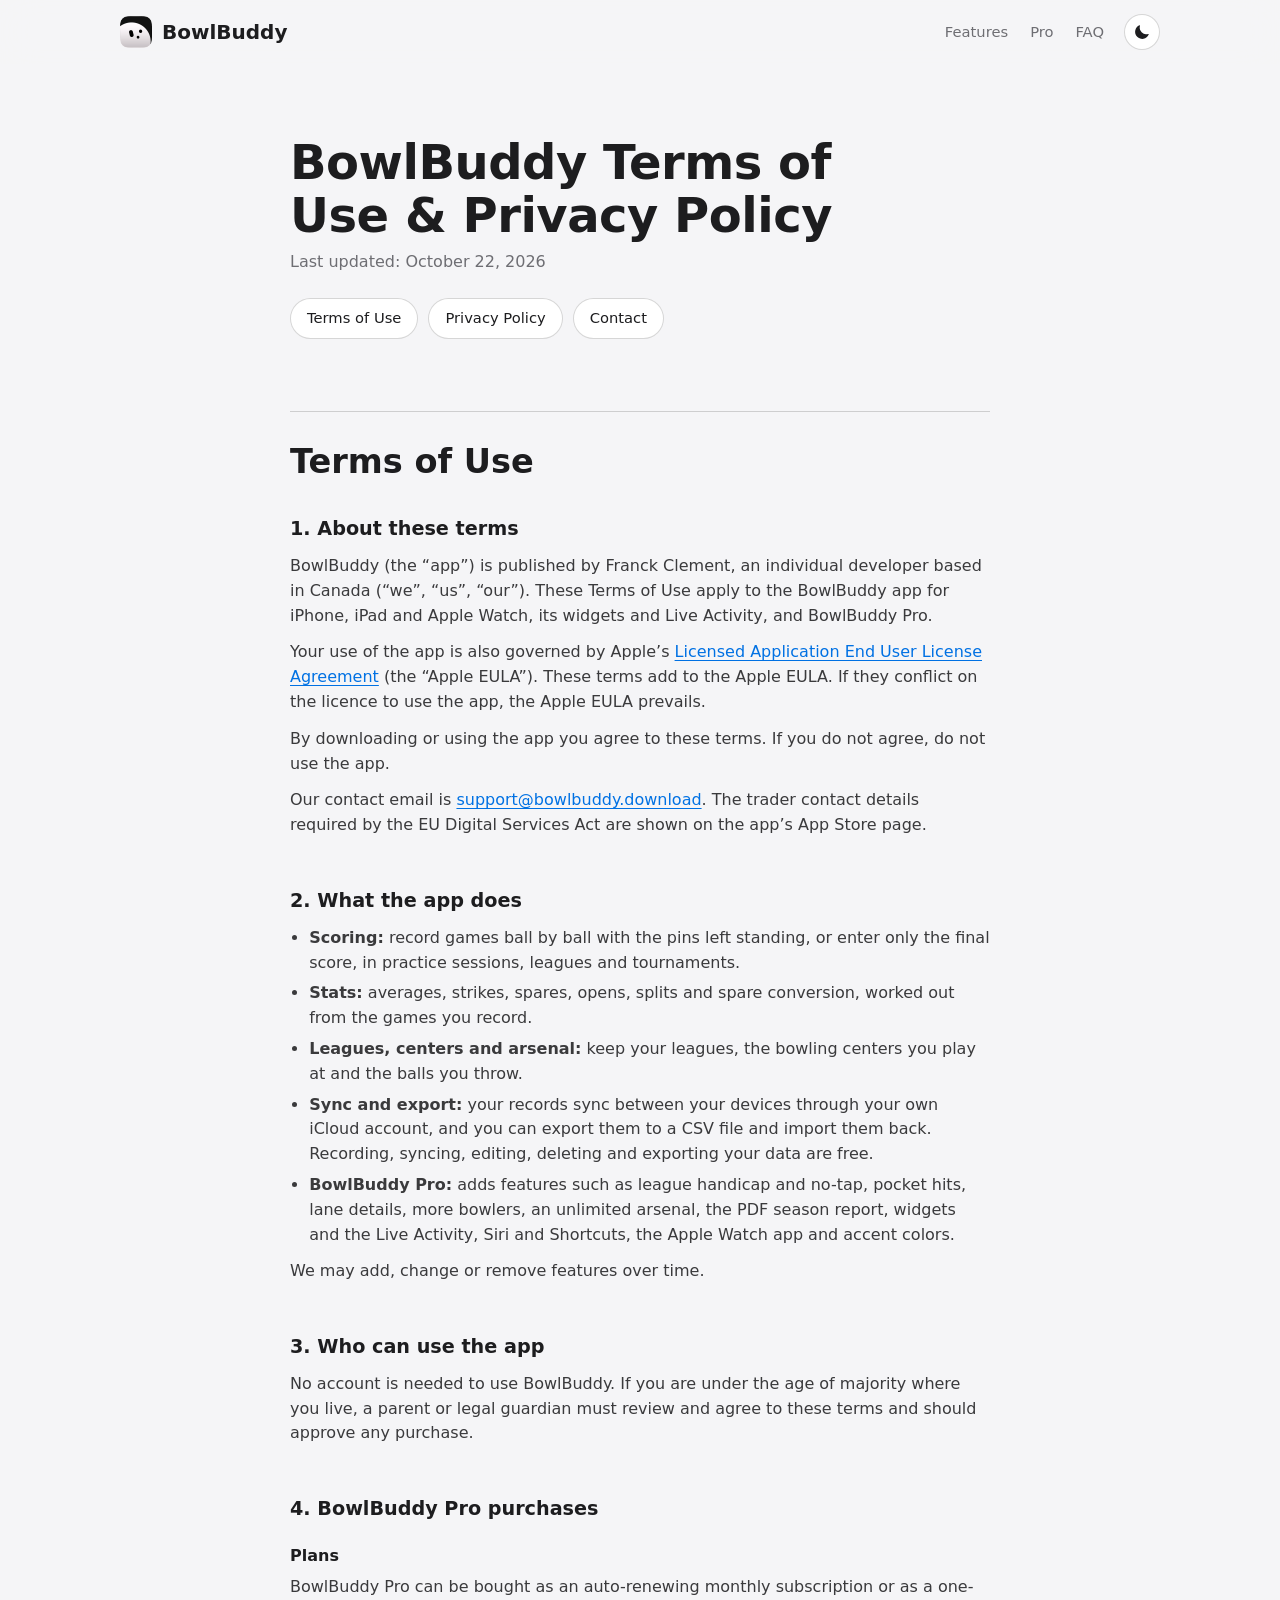
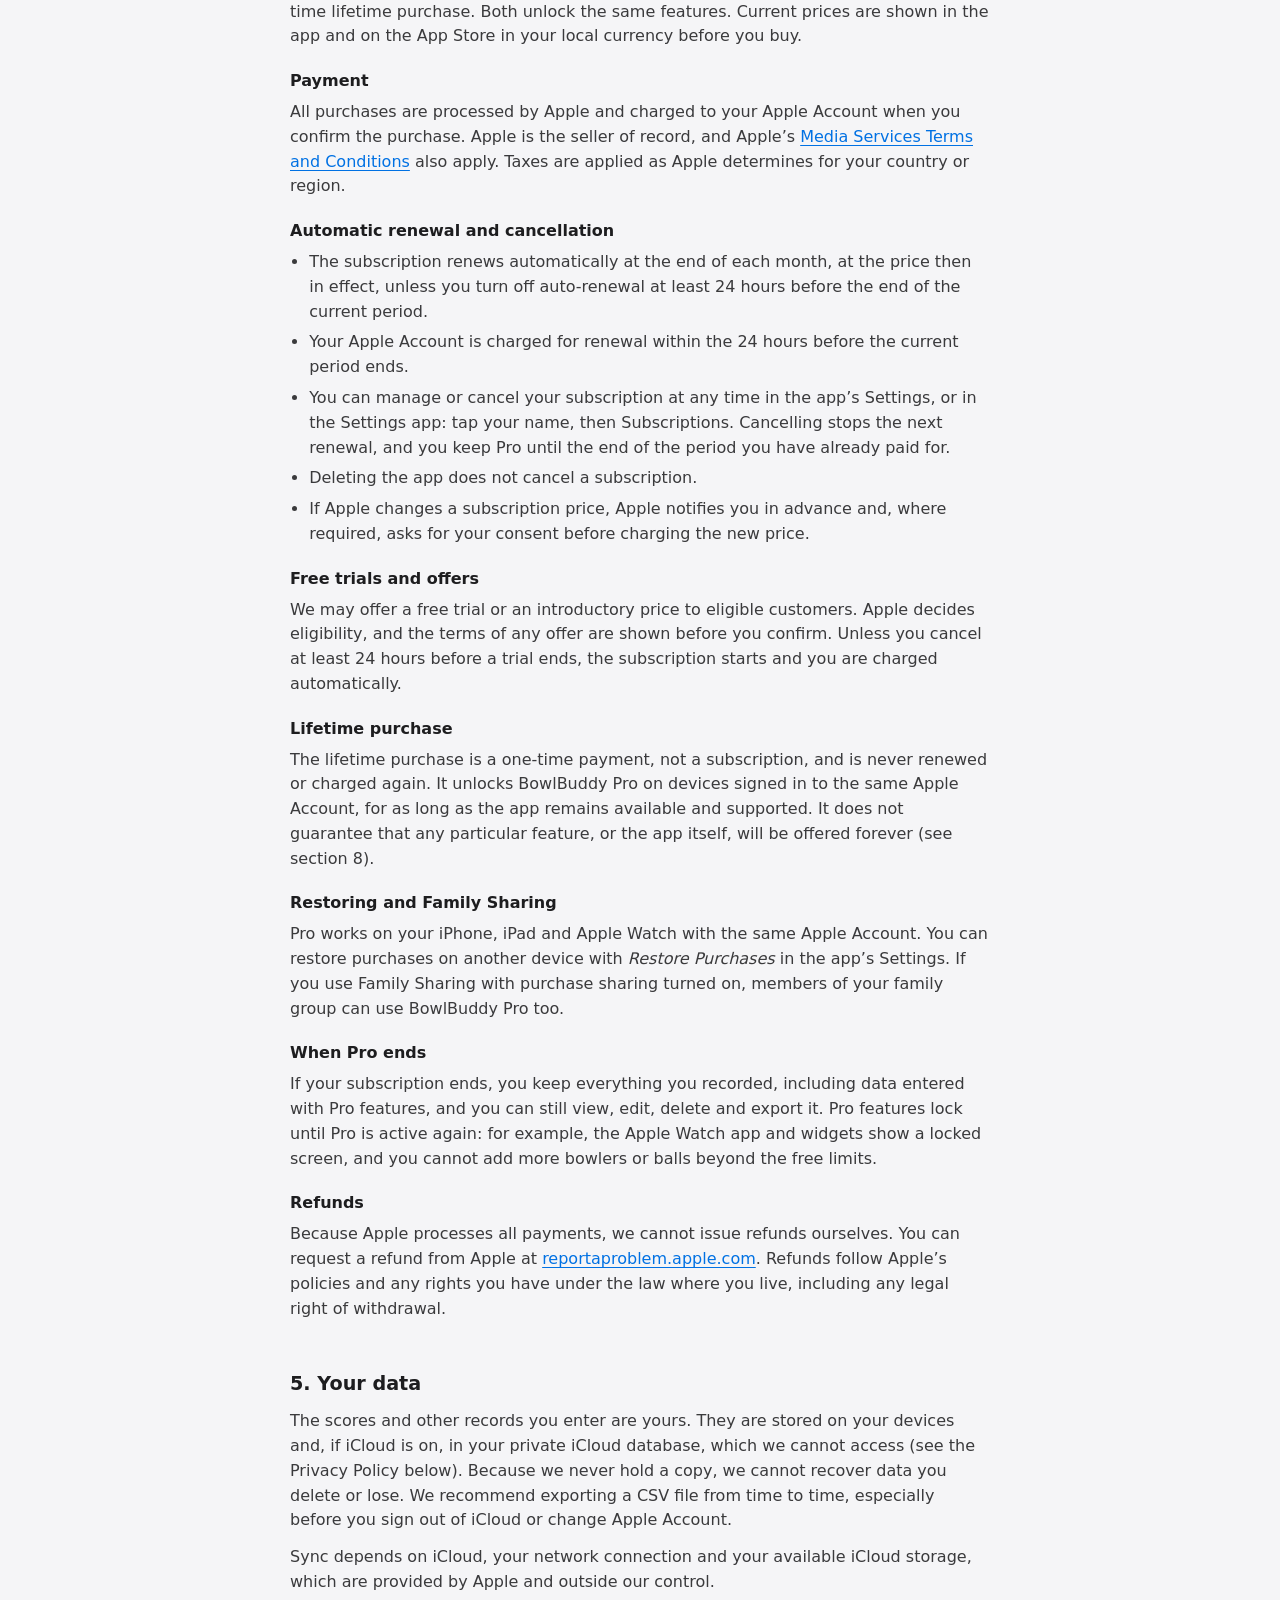
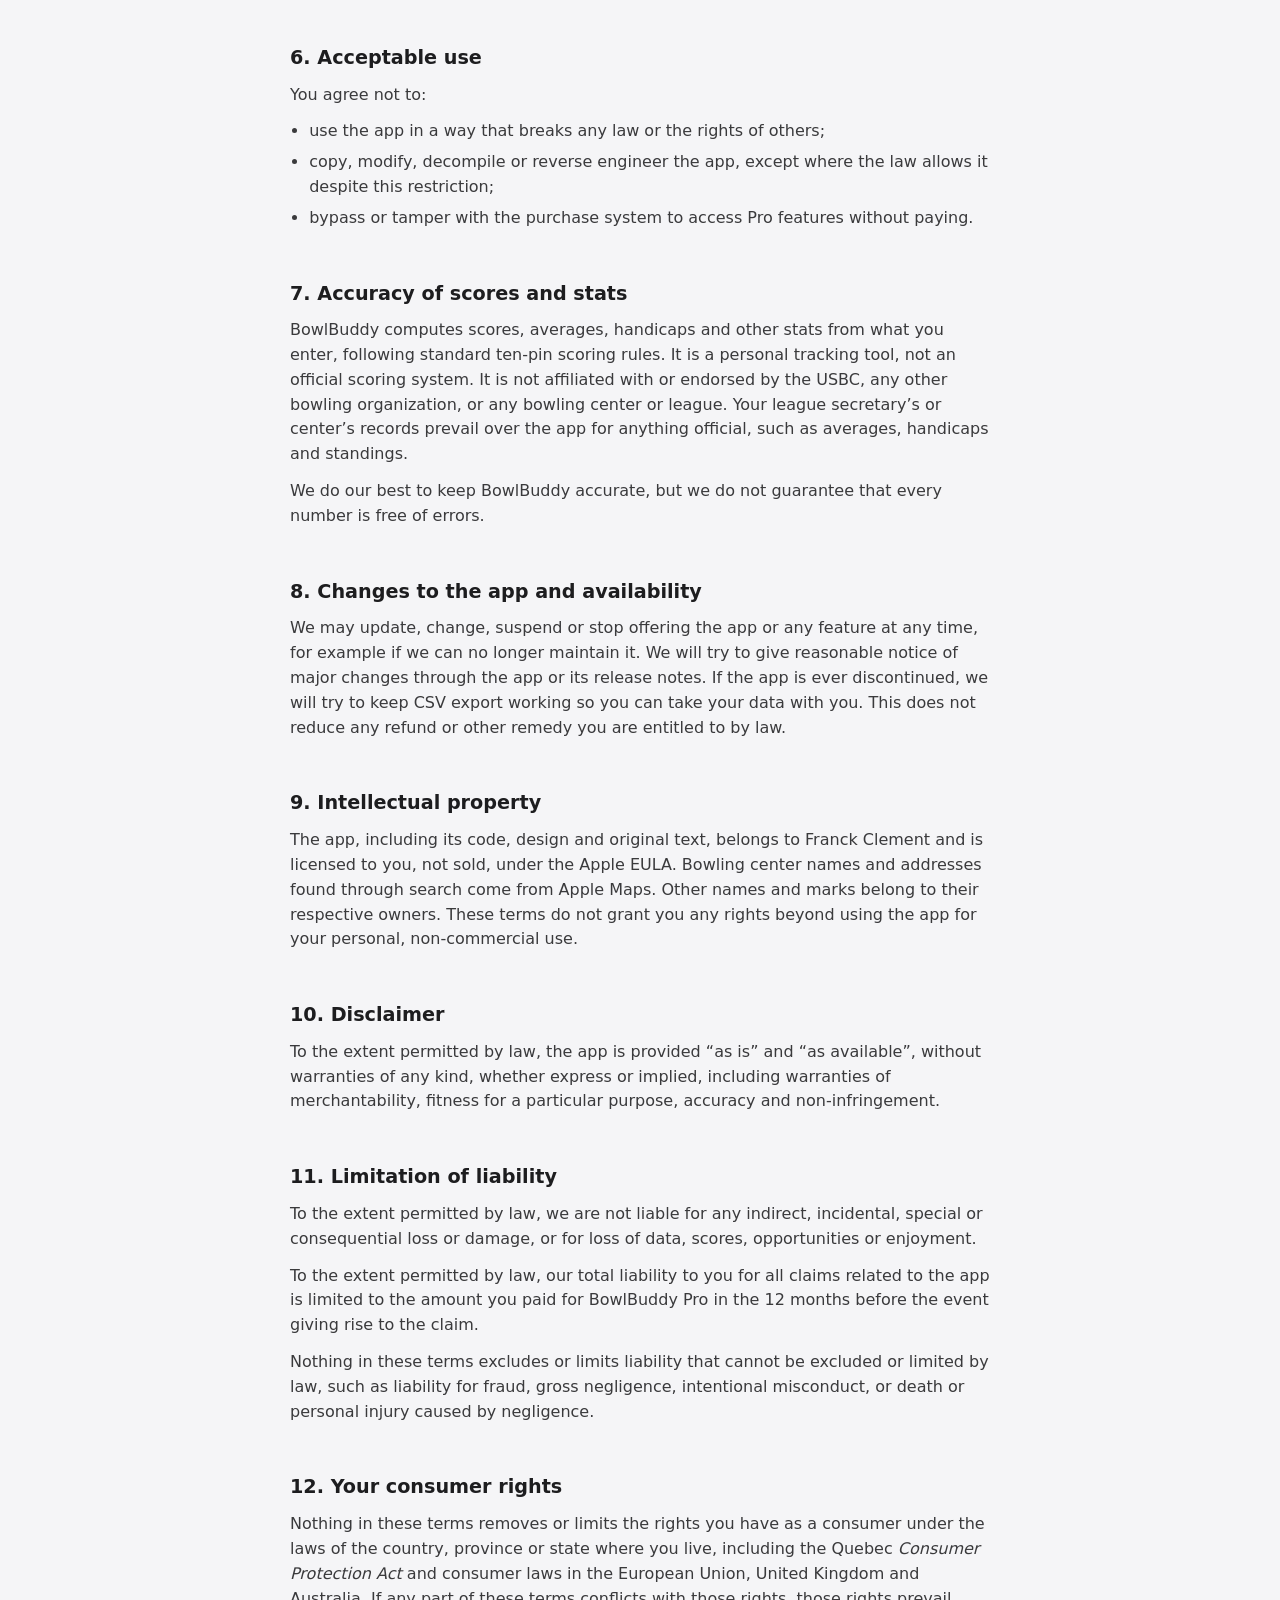
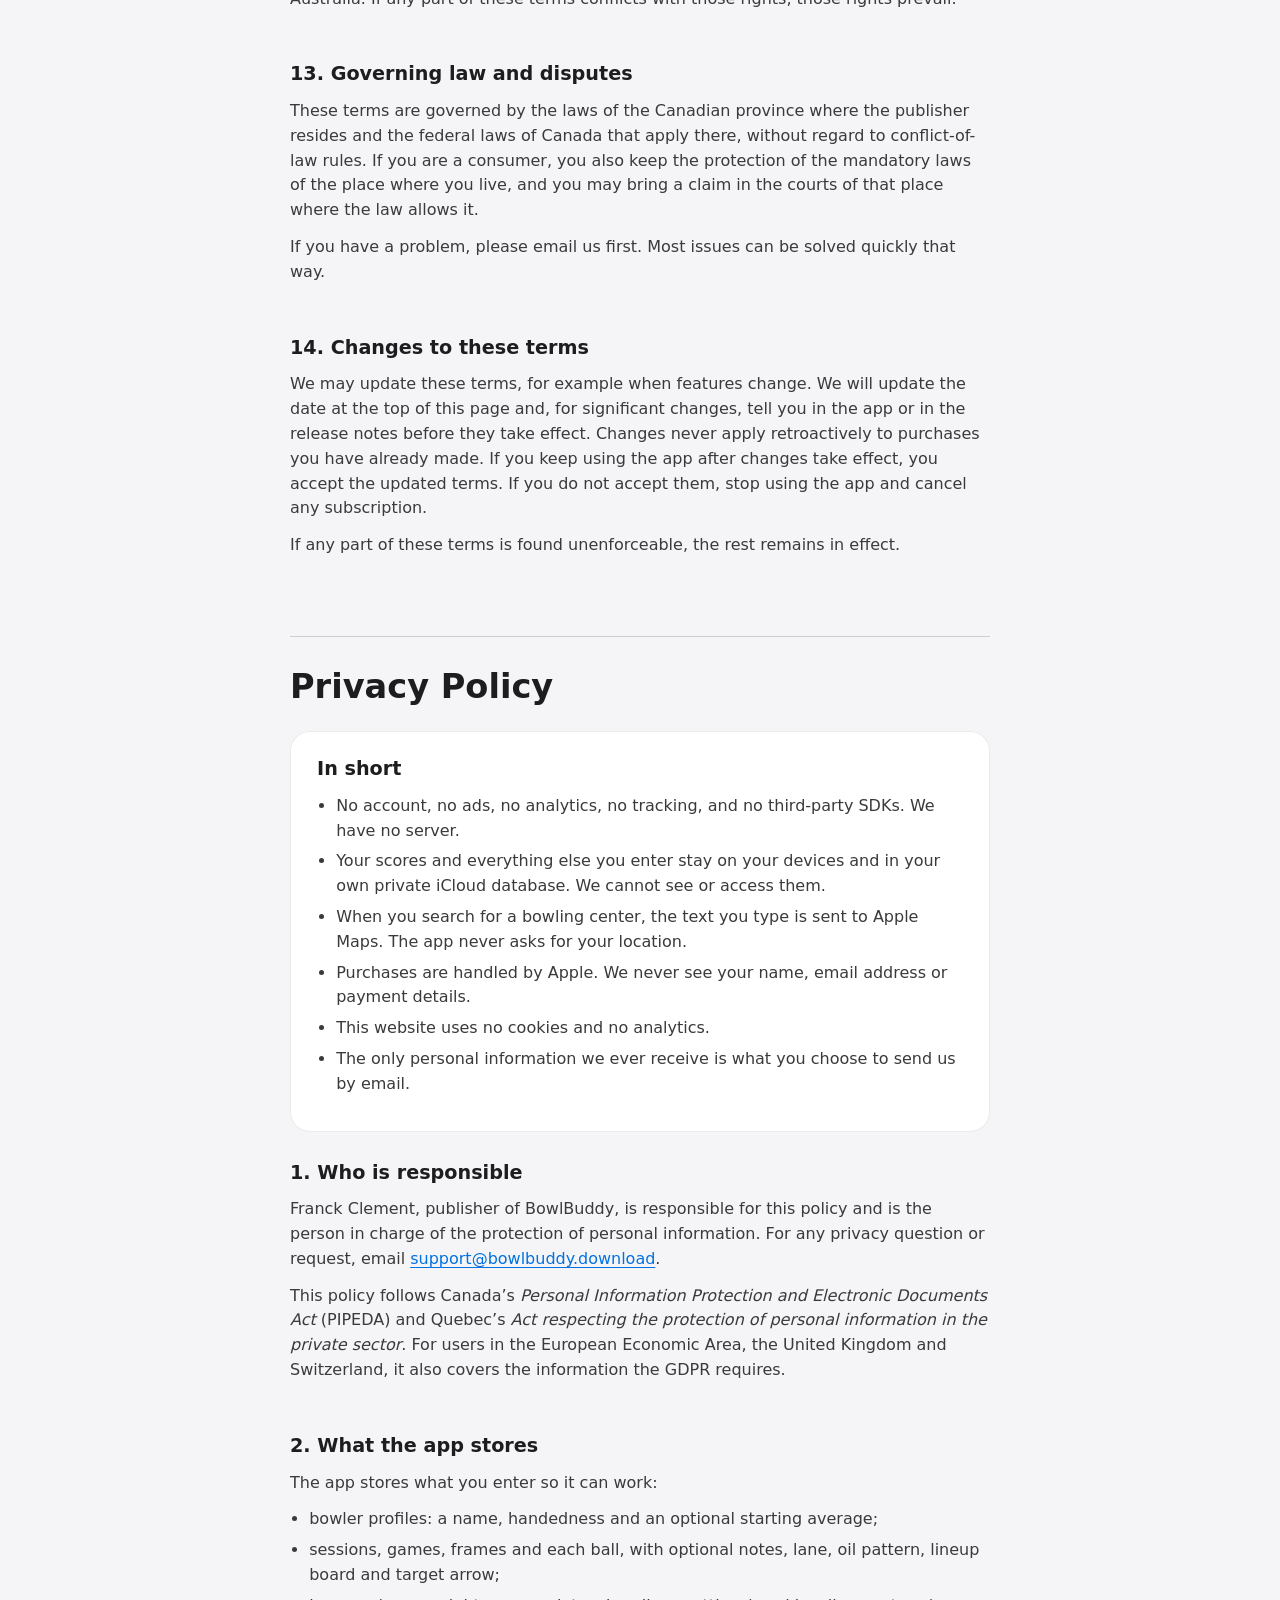
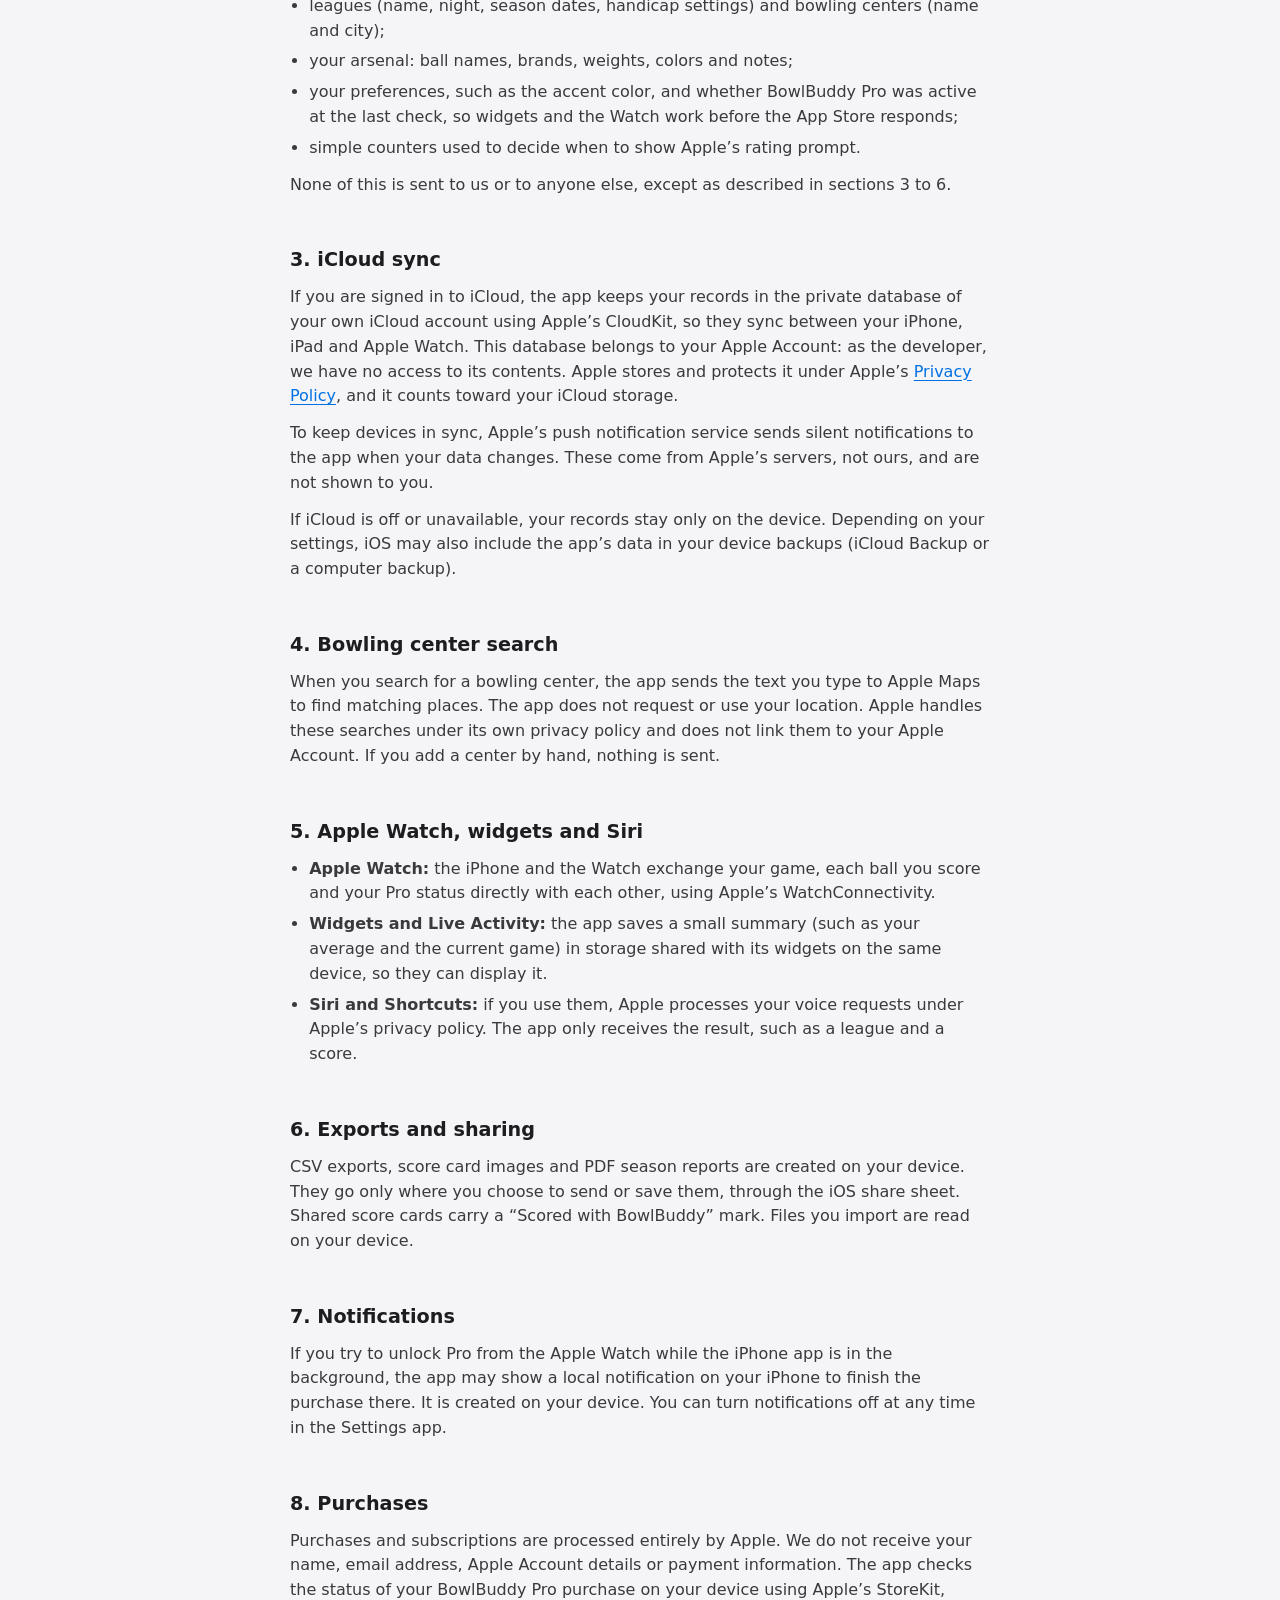
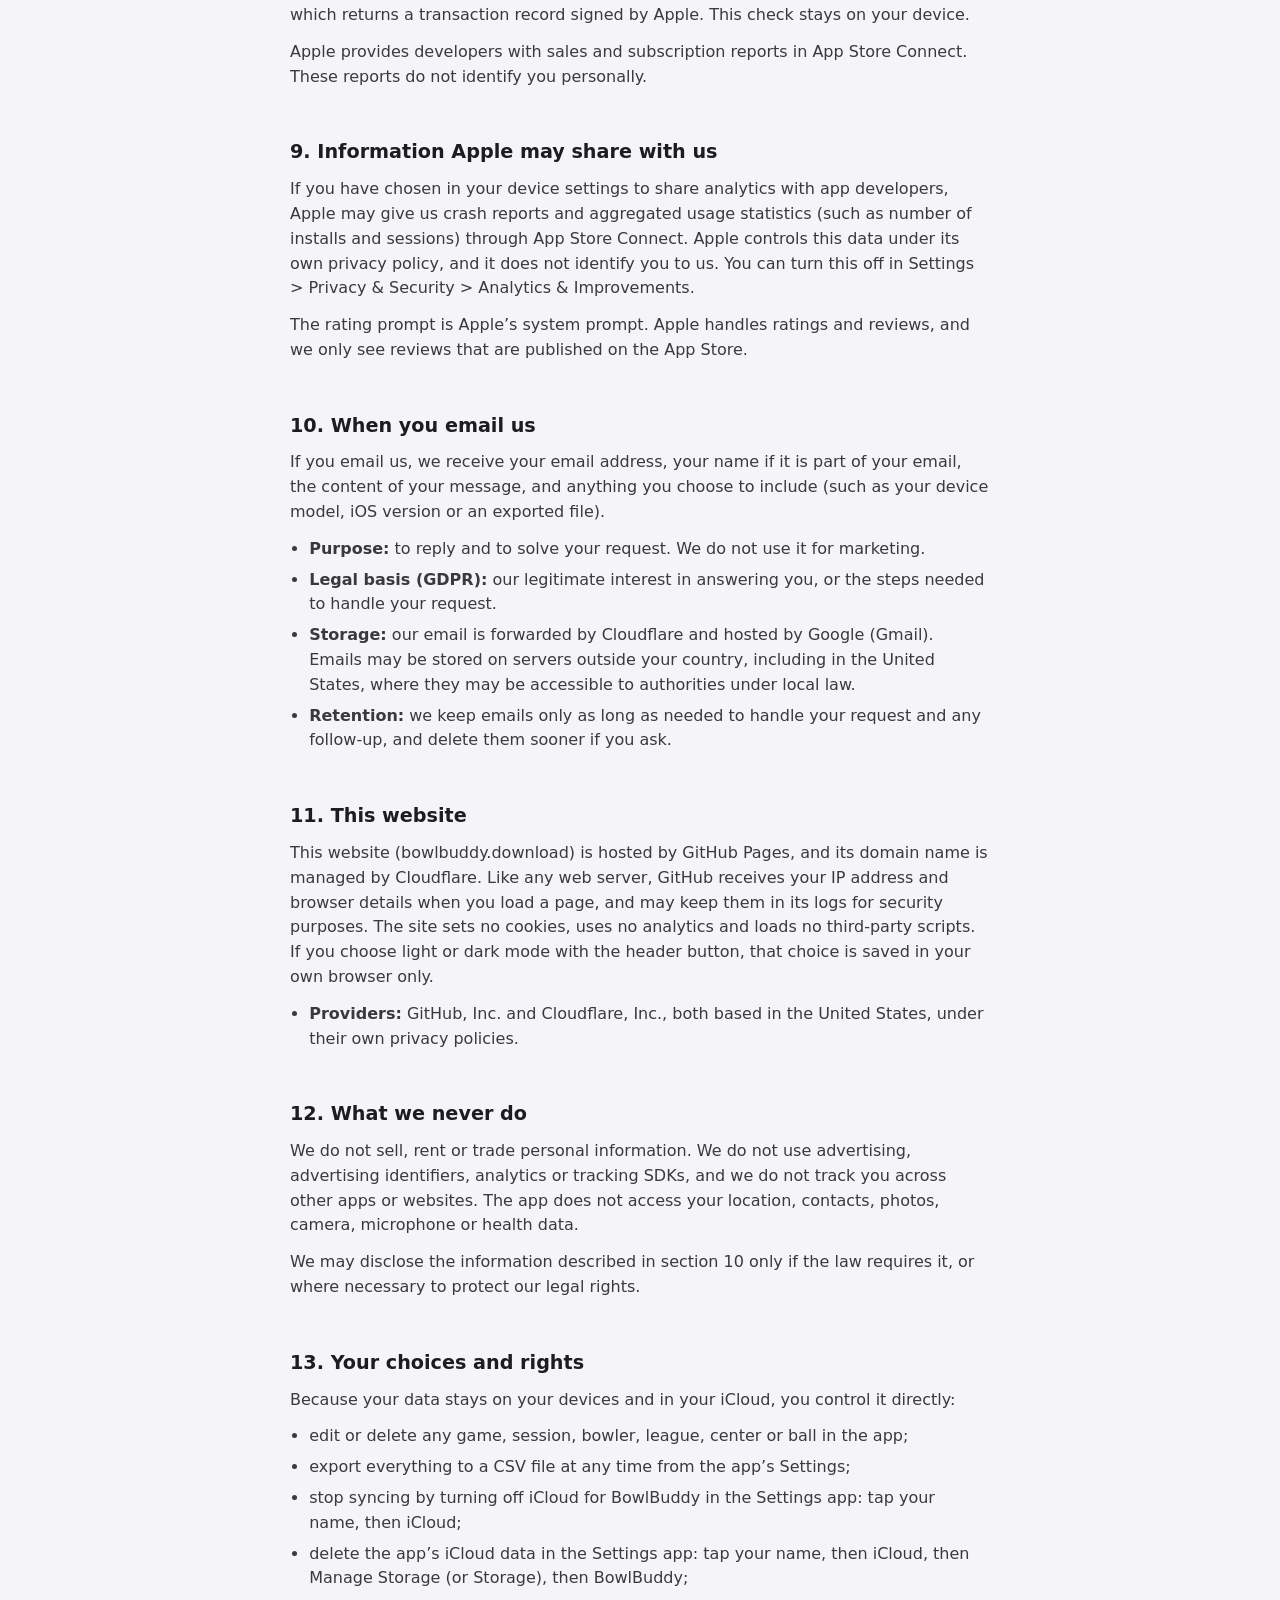
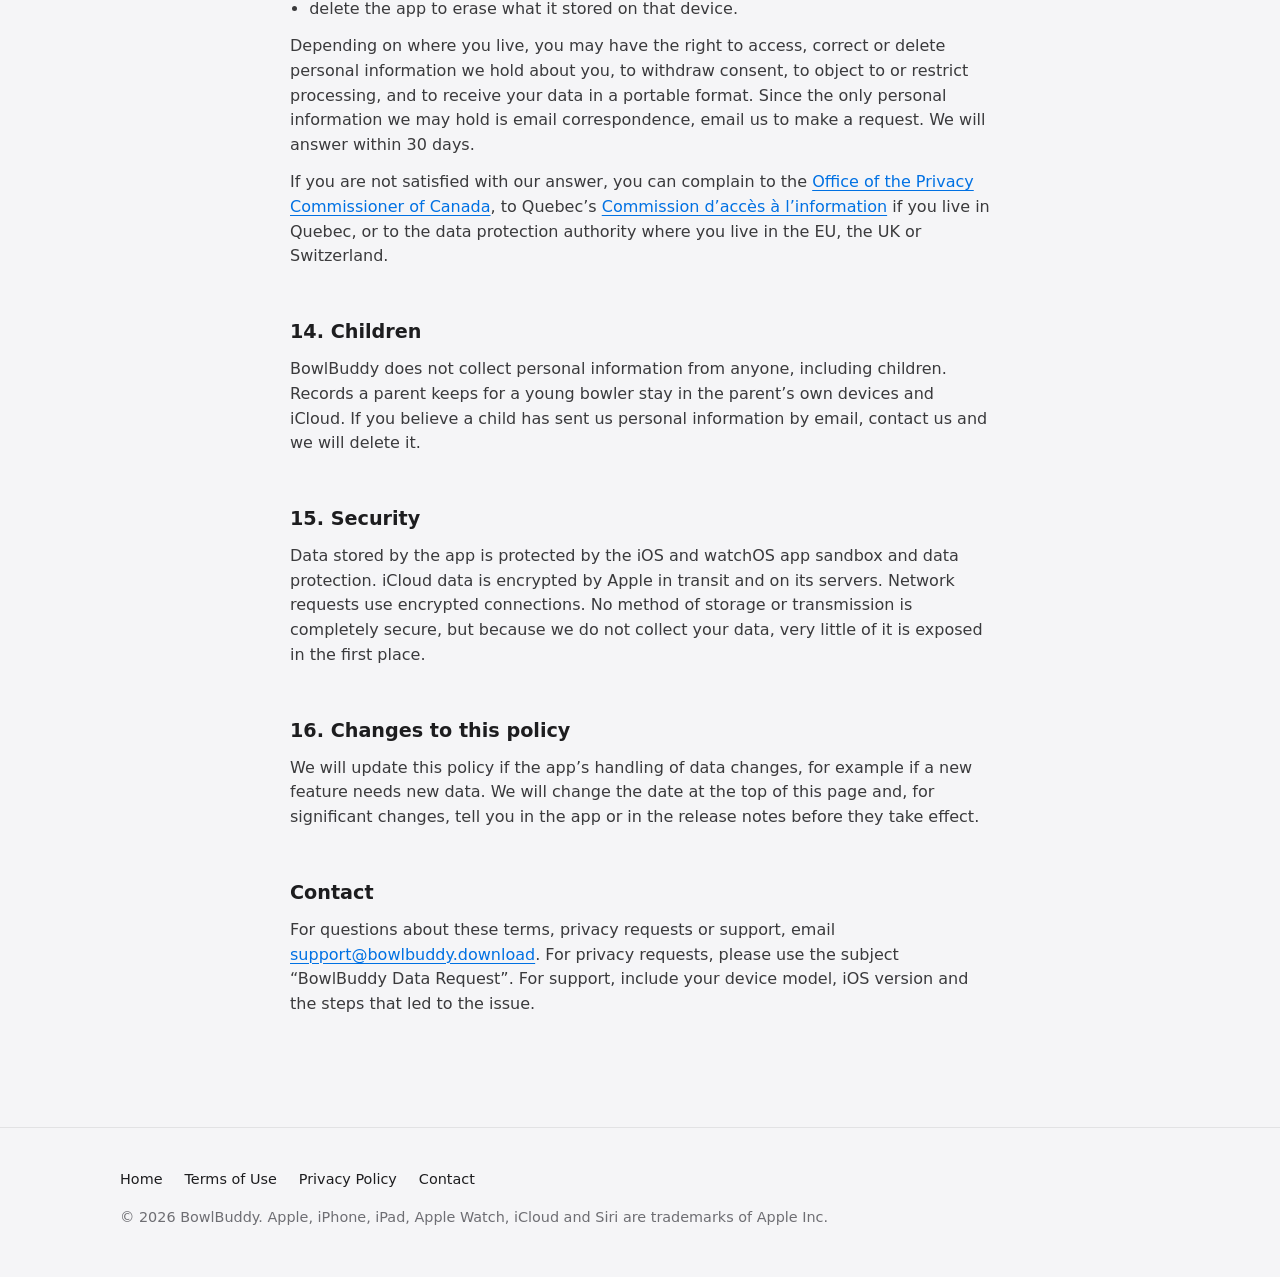
<file: legal/index.html>
<!DOCTYPE html>
<html lang="en" class="no-js">
<head>
    <meta charset="UTF-8" />
    <meta name="viewport" content="width=device-width, initial-scale=1, viewport-fit=cover" />
    <meta name="theme-color" content="#f5f5f7" media="(prefers-color-scheme: light)" />
    <meta name="theme-color" content="#0b0b0c" media="(prefers-color-scheme: dark)" />
    <script>try { const t = localStorage.getItem("theme"); if (t === "light" || t === "dark") document.documentElement.dataset.theme = t; } catch (e) {}</script>
    <title>BowlBuddy Terms & Privacy</title>
    <meta name="description" content="Terms of Use and Privacy Policy for BowlBuddy, the bowling score and stats tracker for iPhone, iPad and Apple Watch. No account, no tracking: your scores stay in your own iCloud." />
    <link rel="canonical" href="https://bowlbuddy.download/legal/" />
    <meta property="og:type" content="website" />
    <meta property="og:site_name" content="BowlBuddy" />
    <meta property="og:url" content="https://bowlbuddy.download/legal/" />
    <meta property="og:title" content="BowlBuddy Terms of Use &amp; Privacy Policy" />
    <meta property="og:description" content="No account, no tracking: your bowling scores stay in your own iCloud." />
    <meta property="og:image" content="https://bowlbuddy.download/assets/img/og.jpg" />
    <meta name="twitter:card" content="summary_large_image" />
    <link rel="icon" type="image/png" href="../assets/img/favicon.png" />
    <link rel="apple-touch-icon" href="../assets/img/apple-touch-icon.png" />
    <link rel="stylesheet" href="../assets/site.css?v=2026-11-01" />
    <script defer src="../assets/site.js?v=2026-11-01"></script>
</head>
<body>
    <a class="skip" href="#main">Skip to content</a>

    <header class="site-header">
        <div class="wrap">
            <a class="brand" href="../" aria-label="BowlBuddy home">
                <img src="../assets/img/icon.png" alt="" width="32" height="32" />
                BowlBuddy
            </a>
            <nav class="site-nav" aria-label="Main">
                <a href="../#features">Features</a>
                <a href="../#pro">Pro</a>
                <a href="../#faq">FAQ</a>
            </nav>
            <button class="theme-toggle" type="button" aria-label="Switch to dark mode" data-label-dark="Switch to dark mode" data-label-light="Switch to light mode"><svg class="sun" viewBox="0 0 24 24" fill="none" stroke="currentColor" stroke-width="2" stroke-linecap="round" aria-hidden="true"><circle cx="12" cy="12" r="4.2"/><path d="M12 2.5v2.2M12 19.3v2.2M2.5 12h2.2M19.3 12h2.2M5.3 5.3l1.6 1.6M17.1 17.1l1.6 1.6M5.3 18.7l1.6-1.6M17.1 6.9l1.6-1.6"/></svg><svg class="moon" viewBox="0 0 24 24" fill="currentColor" aria-hidden="true"><path d="M20.2 14.6A8.6 8.6 0 0 1 9.4 3.8a.6.6 0 0 0-.8-.7A9.4 9.4 0 1 0 20.9 15.4a.6.6 0 0 0-.7-.8z"/></svg></button>
        </div>
    </header>

    <main id="main" class="legal">
        <div class="legal-hero">
            <h1>BowlBuddy Terms of Use &amp; Privacy Policy</h1>
            <p class="updated">Last updated: <time datetime="2026-10-22">October 22, 2026</time></p>
            <nav class="legal-tabs" aria-label="Legal">
                <a href="#terms">Terms of Use</a>
                <a href="#privacy">Privacy Policy</a>
                <a href="#contact">Contact</a>
            </nav>
        </div>

        <h2 class="part-title" id="terms">Terms of Use</h2>

        <section>
            <h2>1. About these terms</h2>
            <p>BowlBuddy (the “app”) is published by Franck Clement, an individual developer based in Canada (“we”, “us”, “our”). These Terms of Use apply to the BowlBuddy app for iPhone, iPad and Apple Watch, its widgets and Live Activity, and BowlBuddy Pro.</p>
            <p>Your use of the app is also governed by Apple’s <a href="https://www.apple.com/legal/internet-services/itunes/dev/stdeula/">Licensed Application End User License Agreement</a> (the “Apple EULA”). These terms add to the Apple EULA. If they conflict on the licence to use the app, the Apple EULA prevails.</p>
            <p>By downloading or using the app you agree to these terms. If you do not agree, do not use the app.</p>
            <p>Our contact email is <a href="mailto:support@bowlbuddy.download">support@bowlbuddy.download</a>. The trader contact details required by the EU Digital Services Act are shown on the app’s App Store page.</p>
        </section>

        <section>
            <h2>2. What the app does</h2>
            <ul>
                <li><strong>Scoring:</strong> record games ball by ball with the pins left standing, or enter only the final score, in practice sessions, leagues and tournaments.</li>
                <li><strong>Stats:</strong> averages, strikes, spares, opens, splits and spare conversion, worked out from the games you record.</li>
                <li><strong>Leagues, centers and arsenal:</strong> keep your leagues, the bowling centers you play at and the balls you throw.</li>
                <li><strong>Sync and export:</strong> your records sync between your devices through your own iCloud account, and you can export them to a CSV file and import them back. Recording, syncing, editing, deleting and exporting your data are free.</li>
                <li><strong>BowlBuddy Pro:</strong> adds features such as league handicap and no-tap, pocket hits, lane details, more bowlers, an unlimited arsenal, the PDF season report, widgets and the Live Activity, Siri and Shortcuts, the Apple Watch app and accent colors.</li>
            </ul>
            <p>We may add, change or remove features over time.</p>
        </section>

        <section>
            <h2>3. Who can use the app</h2>
            <p>No account is needed to use BowlBuddy. If you are under the age of majority where you live, a parent or legal guardian must review and agree to these terms and should approve any purchase.</p>
        </section>

        <section>
            <h2>4. BowlBuddy Pro purchases</h2>
            <h3>Plans</h3>
            <p>BowlBuddy Pro can be bought as an auto-renewing monthly subscription or as a one-time lifetime purchase. Both unlock the same features. Current prices are shown in the app and on the App Store in your local currency before you buy.</p>

            <h3>Payment</h3>
            <p>All purchases are processed by Apple and charged to your Apple Account when you confirm the purchase. Apple is the seller of record, and Apple’s <a href="https://www.apple.com/legal/internet-services/itunes/">Media Services Terms and Conditions</a> also apply. Taxes are applied as Apple determines for your country or region.</p>

            <h3>Automatic renewal and cancellation</h3>
            <ul>
                <li>The subscription renews automatically at the end of each month, at the price then in effect, unless you turn off auto-renewal at least 24 hours before the end of the current period.</li>
                <li>Your Apple Account is charged for renewal within the 24 hours before the current period ends.</li>
                <li>You can manage or cancel your subscription at any time in the app’s Settings, or in the Settings app: tap your name, then Subscriptions. Cancelling stops the next renewal, and you keep Pro until the end of the period you have already paid for.</li>
                <li>Deleting the app does not cancel a subscription.</li>
                <li>If Apple changes a subscription price, Apple notifies you in advance and, where required, asks for your consent before charging the new price.</li>
            </ul>

            <h3>Free trials and offers</h3>
            <p>We may offer a free trial or an introductory price to eligible customers. Apple decides eligibility, and the terms of any offer are shown before you confirm. Unless you cancel at least 24 hours before a trial ends, the subscription starts and you are charged automatically.</p>

            <h3>Lifetime purchase</h3>
            <p>The lifetime purchase is a one-time payment, not a subscription, and is never renewed or charged again. It unlocks BowlBuddy Pro on devices signed in to the same Apple Account, for as long as the app remains available and supported. It does not guarantee that any particular feature, or the app itself, will be offered forever (see section 8).</p>

            <h3>Restoring and Family Sharing</h3>
            <p>Pro works on your iPhone, iPad and Apple Watch with the same Apple Account. You can restore purchases on another device with <em>Restore Purchases</em> in the app’s Settings. If you use Family Sharing with purchase sharing turned on, members of your family group can use BowlBuddy Pro too.</p>

            <h3>When Pro ends</h3>
            <p>If your subscription ends, you keep everything you recorded, including data entered with Pro features, and you can still view, edit, delete and export it. Pro features lock until Pro is active again: for example, the Apple Watch app and widgets show a locked screen, and you cannot add more bowlers or balls beyond the free limits.</p>

            <h3>Refunds</h3>
            <p>Because Apple processes all payments, we cannot issue refunds ourselves. You can request a refund from Apple at <a href="https://reportaproblem.apple.com">reportaproblem.apple.com</a>. Refunds follow Apple’s policies and any rights you have under the law where you live, including any legal right of withdrawal.</p>
        </section>

        <section>
            <h2>5. Your data</h2>
            <p>The scores and other records you enter are yours. They are stored on your devices and, if iCloud is on, in your private iCloud database, which we cannot access (see the Privacy Policy below). Because we never hold a copy, we cannot recover data you delete or lose. We recommend exporting a CSV file from time to time, especially before you sign out of iCloud or change Apple Account.</p>
            <p>Sync depends on iCloud, your network connection and your available iCloud storage, which are provided by Apple and outside our control.</p>
        </section>

        <section>
            <h2>6. Acceptable use</h2>
            <p>You agree not to:</p>
            <ul>
                <li>use the app in a way that breaks any law or the rights of others;</li>
                <li>copy, modify, decompile or reverse engineer the app, except where the law allows it despite this restriction;</li>
                <li>bypass or tamper with the purchase system to access Pro features without paying.</li>
            </ul>
        </section>

        <section>
            <h2>7. Accuracy of scores and stats</h2>
            <p>BowlBuddy computes scores, averages, handicaps and other stats from what you enter, following standard ten-pin scoring rules. It is a personal tracking tool, not an official scoring system. It is not affiliated with or endorsed by the USBC, any other bowling organization, or any bowling center or league. Your league secretary’s or center’s records prevail over the app for anything official, such as averages, handicaps and standings.</p>
            <p>We do our best to keep BowlBuddy accurate, but we do not guarantee that every number is free of errors.</p>
        </section>

        <section>
            <h2>8. Changes to the app and availability</h2>
            <p>We may update, change, suspend or stop offering the app or any feature at any time, for example if we can no longer maintain it. We will try to give reasonable notice of major changes through the app or its release notes. If the app is ever discontinued, we will try to keep CSV export working so you can take your data with you. This does not reduce any refund or other remedy you are entitled to by law.</p>
        </section>

        <section>
            <h2>9. Intellectual property</h2>
            <p>The app, including its code, design and original text, belongs to Franck Clement and is licensed to you, not sold, under the Apple EULA. Bowling center names and addresses found through search come from Apple Maps. Other names and marks belong to their respective owners. These terms do not grant you any rights beyond using the app for your personal, non-commercial use.</p>
        </section>

        <section>
            <h2>10. Disclaimer</h2>
            <p>To the extent permitted by law, the app is provided “as is” and “as available”, without warranties of any kind, whether express or implied, including warranties of merchantability, fitness for a particular purpose, accuracy and non-infringement.</p>
        </section>

        <section>
            <h2>11. Limitation of liability</h2>
            <p>To the extent permitted by law, we are not liable for any indirect, incidental, special or consequential loss or damage, or for loss of data, scores, opportunities or enjoyment.</p>
            <p>To the extent permitted by law, our total liability to you for all claims related to the app is limited to the amount you paid for BowlBuddy Pro in the 12 months before the event giving rise to the claim.</p>
            <p>Nothing in these terms excludes or limits liability that cannot be excluded or limited by law, such as liability for fraud, gross negligence, intentional misconduct, or death or personal injury caused by negligence.</p>
        </section>

        <section>
            <h2>12. Your consumer rights</h2>
            <p>Nothing in these terms removes or limits the rights you have as a consumer under the laws of the country, province or state where you live, including the Quebec <em>Consumer Protection Act</em> and consumer laws in the European Union, United Kingdom and Australia. If any part of these terms conflicts with those rights, those rights prevail.</p>
        </section>

        <section>
            <h2>13. Governing law and disputes</h2>
            <p>These terms are governed by the laws of the Canadian province where the publisher resides and the federal laws of Canada that apply there, without regard to conflict-of-law rules. If you are a consumer, you also keep the protection of the mandatory laws of the place where you live, and you may bring a claim in the courts of that place where the law allows it.</p>
            <p>If you have a problem, please email us first. Most issues can be solved quickly that way.</p>
        </section>

        <section>
            <h2>14. Changes to these terms</h2>
            <p>We may update these terms, for example when features change. We will update the date at the top of this page and, for significant changes, tell you in the app or in the release notes before they take effect. Changes never apply retroactively to purchases you have already made. If you keep using the app after changes take effect, you accept the updated terms. If you do not accept them, stop using the app and cancel any subscription.</p>
            <p>If any part of these terms is found unenforceable, the rest remains in effect.</p>
        </section>

        <h2 class="part-title" id="privacy">Privacy Policy</h2>

        <section class="summary">
            <h2>In short</h2>
            <ul>
                <li>No account, no ads, no analytics, no tracking, and no third-party SDKs. We have no server.</li>
                <li>Your scores and everything else you enter stay on your devices and in your own private iCloud database. We cannot see or access them.</li>
                <li>When you search for a bowling center, the text you type is sent to Apple Maps. The app never asks for your location.</li>
                <li>Purchases are handled by Apple. We never see your name, email address or payment details.</li>
                <li>This website uses no cookies and no analytics.</li>
                <li>The only personal information we ever receive is what you choose to send us by email.</li>
            </ul>
        </section>

        <section>
            <h2>1. Who is responsible</h2>
            <p>Franck Clement, publisher of BowlBuddy, is responsible for this policy and is the person in charge of the protection of personal information. For any privacy question or request, email <a href="mailto:support@bowlbuddy.download">support@bowlbuddy.download</a>.</p>
            <p>This policy follows Canada’s <em>Personal Information Protection and Electronic Documents Act</em> (PIPEDA) and Quebec’s <em>Act respecting the protection of personal information in the private sector</em>. For users in the European Economic Area, the United Kingdom and Switzerland, it also covers the information the GDPR requires.</p>
        </section>

        <section>
            <h2>2. What the app stores</h2>
            <p>The app stores what you enter so it can work:</p>
            <ul>
                <li>bowler profiles: a name, handedness and an optional starting average;</li>
                <li>sessions, games, frames and each ball, with optional notes, lane, oil pattern, lineup board and target arrow;</li>
                <li>leagues (name, night, season dates, handicap settings) and bowling centers (name and city);</li>
                <li>your arsenal: ball names, brands, weights, colors and notes;</li>
                <li>your preferences, such as the accent color, and whether BowlBuddy Pro was active at the last check, so widgets and the Watch work before the App Store responds;</li>
                <li>simple counters used to decide when to show Apple’s rating prompt.</li>
            </ul>
            <p>None of this is sent to us or to anyone else, except as described in sections 3 to 6.</p>
        </section>

        <section>
            <h2>3. iCloud sync</h2>
            <p>If you are signed in to iCloud, the app keeps your records in the private database of your own iCloud account using Apple’s CloudKit, so they sync between your iPhone, iPad and Apple Watch. This database belongs to your Apple Account: as the developer, we have no access to its contents. Apple stores and protects it under Apple’s <a href="https://www.apple.com/legal/privacy/">Privacy Policy</a>, and it counts toward your iCloud storage.</p>
            <p>To keep devices in sync, Apple’s push notification service sends silent notifications to the app when your data changes. These come from Apple’s servers, not ours, and are not shown to you.</p>
            <p>If iCloud is off or unavailable, your records stay only on the device. Depending on your settings, iOS may also include the app’s data in your device backups (iCloud Backup or a computer backup).</p>
        </section>

        <section>
            <h2>4. Bowling center search</h2>
            <p>When you search for a bowling center, the app sends the text you type to Apple Maps to find matching places. The app does not request or use your location. Apple handles these searches under its own privacy policy and does not link them to your Apple Account. If you add a center by hand, nothing is sent.</p>
        </section>

        <section>
            <h2>5. Apple Watch, widgets and Siri</h2>
            <ul>
                <li><strong>Apple Watch:</strong> the iPhone and the Watch exchange your game, each ball you score and your Pro status directly with each other, using Apple’s WatchConnectivity.</li>
                <li><strong>Widgets and Live Activity:</strong> the app saves a small summary (such as your average and the current game) in storage shared with its widgets on the same device, so they can display it.</li>
                <li><strong>Siri and Shortcuts:</strong> if you use them, Apple processes your voice requests under Apple’s privacy policy. The app only receives the result, such as a league and a score.</li>
            </ul>
        </section>

        <section>
            <h2>6. Exports and sharing</h2>
            <p>CSV exports, score card images and PDF season reports are created on your device. They go only where you choose to send or save them, through the iOS share sheet. Shared score cards carry a “Scored with BowlBuddy” mark. Files you import are read on your device.</p>
        </section>

        <section>
            <h2>7. Notifications</h2>
            <p>If you try to unlock Pro from the Apple Watch while the iPhone app is in the background, the app may show a local notification on your iPhone to finish the purchase there. It is created on your device. You can turn notifications off at any time in the Settings app.</p>
        </section>

        <section>
            <h2>8. Purchases</h2>
            <p>Purchases and subscriptions are processed entirely by Apple. We do not receive your name, email address, Apple Account details or payment information. The app checks the status of your BowlBuddy Pro purchase on your device using Apple’s StoreKit, which returns a transaction record signed by Apple. This check stays on your device.</p>
            <p>Apple provides developers with sales and subscription reports in App Store Connect. These reports do not identify you personally.</p>
        </section>

        <section>
            <h2>9. Information Apple may share with us</h2>
            <p>If you have chosen in your device settings to share analytics with app developers, Apple may give us crash reports and aggregated usage statistics (such as number of installs and sessions) through App Store Connect. Apple controls this data under its own privacy policy, and it does not identify you to us. You can turn this off in Settings &gt; Privacy &amp; Security &gt; Analytics &amp; Improvements.</p>
            <p>The rating prompt is Apple’s system prompt. Apple handles ratings and reviews, and we only see reviews that are published on the App Store.</p>
        </section>

        <section>
            <h2>10. When you email us</h2>
            <p>If you email us, we receive your email address, your name if it is part of your email, the content of your message, and anything you choose to include (such as your device model, iOS version or an exported file).</p>
            <ul>
                <li><strong>Purpose:</strong> to reply and to solve your request. We do not use it for marketing.</li>
                <li><strong>Legal basis (GDPR):</strong> our legitimate interest in answering you, or the steps needed to handle your request.</li>
                <li><strong>Storage:</strong> our email is forwarded by Cloudflare and hosted by Google (Gmail). Emails may be stored on servers outside your country, including in the United States, where they may be accessible to authorities under local law.</li>
                <li><strong>Retention:</strong> we keep emails only as long as needed to handle your request and any follow-up, and delete them sooner if you ask.</li>
            </ul>
        </section>

        <section>
            <h2>11. This website</h2>
            <p>This website (bowlbuddy.download) is hosted by GitHub Pages, and its domain name is managed by Cloudflare. Like any web server, GitHub receives your IP address and browser details when you load a page, and may keep them in its logs for security purposes. The site sets no cookies, uses no analytics and loads no third-party scripts. If you choose light or dark mode with the header button, that choice is saved in your own browser only.</p>
            <ul>
                <li><strong>Providers:</strong> GitHub, Inc. and Cloudflare, Inc., both based in the United States, under their own privacy policies.</li>
            </ul>
        </section>

        <section>
            <h2>12. What we never do</h2>
            <p>We do not sell, rent or trade personal information. We do not use advertising, advertising identifiers, analytics or tracking SDKs, and we do not track you across other apps or websites. The app does not access your location, contacts, photos, camera, microphone or health data.</p>
            <p>We may disclose the information described in section 10 only if the law requires it, or where necessary to protect our legal rights.</p>
        </section>

        <section>
            <h2>13. Your choices and rights</h2>
            <p>Because your data stays on your devices and in your iCloud, you control it directly:</p>
            <ul>
                <li>edit or delete any game, session, bowler, league, center or ball in the app;</li>
                <li>export everything to a CSV file at any time from the app’s Settings;</li>
                <li>stop syncing by turning off iCloud for BowlBuddy in the Settings app: tap your name, then iCloud;</li>
                <li>delete the app’s iCloud data in the Settings app: tap your name, then iCloud, then Manage Storage (or Storage), then BowlBuddy;</li>
                <li>delete the app to erase what it stored on that device.</li>
            </ul>
            <p>Depending on where you live, you may have the right to access, correct or delete personal information we hold about you, to withdraw consent, to object to or restrict processing, and to receive your data in a portable format. Since the only personal information we may hold is email correspondence, email us to make a request. We will answer within 30 days.</p>
            <p>If you are not satisfied with our answer, you can complain to the <a href="https://www.priv.gc.ca">Office of the Privacy Commissioner of Canada</a>, to Quebec’s <a href="https://www.cai.gouv.qc.ca">Commission d’accès à l’information</a> if you live in Quebec, or to the data protection authority where you live in the EU, the UK or Switzerland.</p>
        </section>

        <section>
            <h2>14. Children</h2>
            <p>BowlBuddy does not collect personal information from anyone, including children. Records a parent keeps for a young bowler stay in the parent’s own devices and iCloud. If you believe a child has sent us personal information by email, contact us and we will delete it.</p>
        </section>

        <section>
            <h2>15. Security</h2>
            <p>Data stored by the app is protected by the iOS and watchOS app sandbox and data protection. iCloud data is encrypted by Apple in transit and on its servers. Network requests use encrypted connections. No method of storage or transmission is completely secure, but because we do not collect your data, very little of it is exposed in the first place.</p>
        </section>

        <section>
            <h2>16. Changes to this policy</h2>
            <p>We will update this policy if the app’s handling of data changes, for example if a new feature needs new data. We will change the date at the top of this page and, for significant changes, tell you in the app or in the release notes before they take effect.</p>
        </section>

        <section id="contact">
            <h2>Contact</h2>
            <p>For questions about these terms, privacy requests or support, email <a href="mailto:support@bowlbuddy.download">support@bowlbuddy.download</a>. For privacy requests, please use the subject “BowlBuddy Data Request”. For support, include your device model, iOS version and the steps that led to the issue.</p>
        </section>
    </main>

    <footer class="site-footer">
        <div class="wrap">
            <nav aria-label="Footer">
                <a href="../">Home</a>
                <a href="#terms">Terms of Use</a>
                <a href="#privacy">Privacy Policy</a>
                <a href="mailto:support@bowlbuddy.download">Contact</a>
            </nav>
            <p>© 2026 BowlBuddy. Apple, iPhone, iPad, Apple Watch, iCloud and Siri are trademarks of Apple Inc.</p>
        </div>
    </footer>
</body>
</html>
</file>
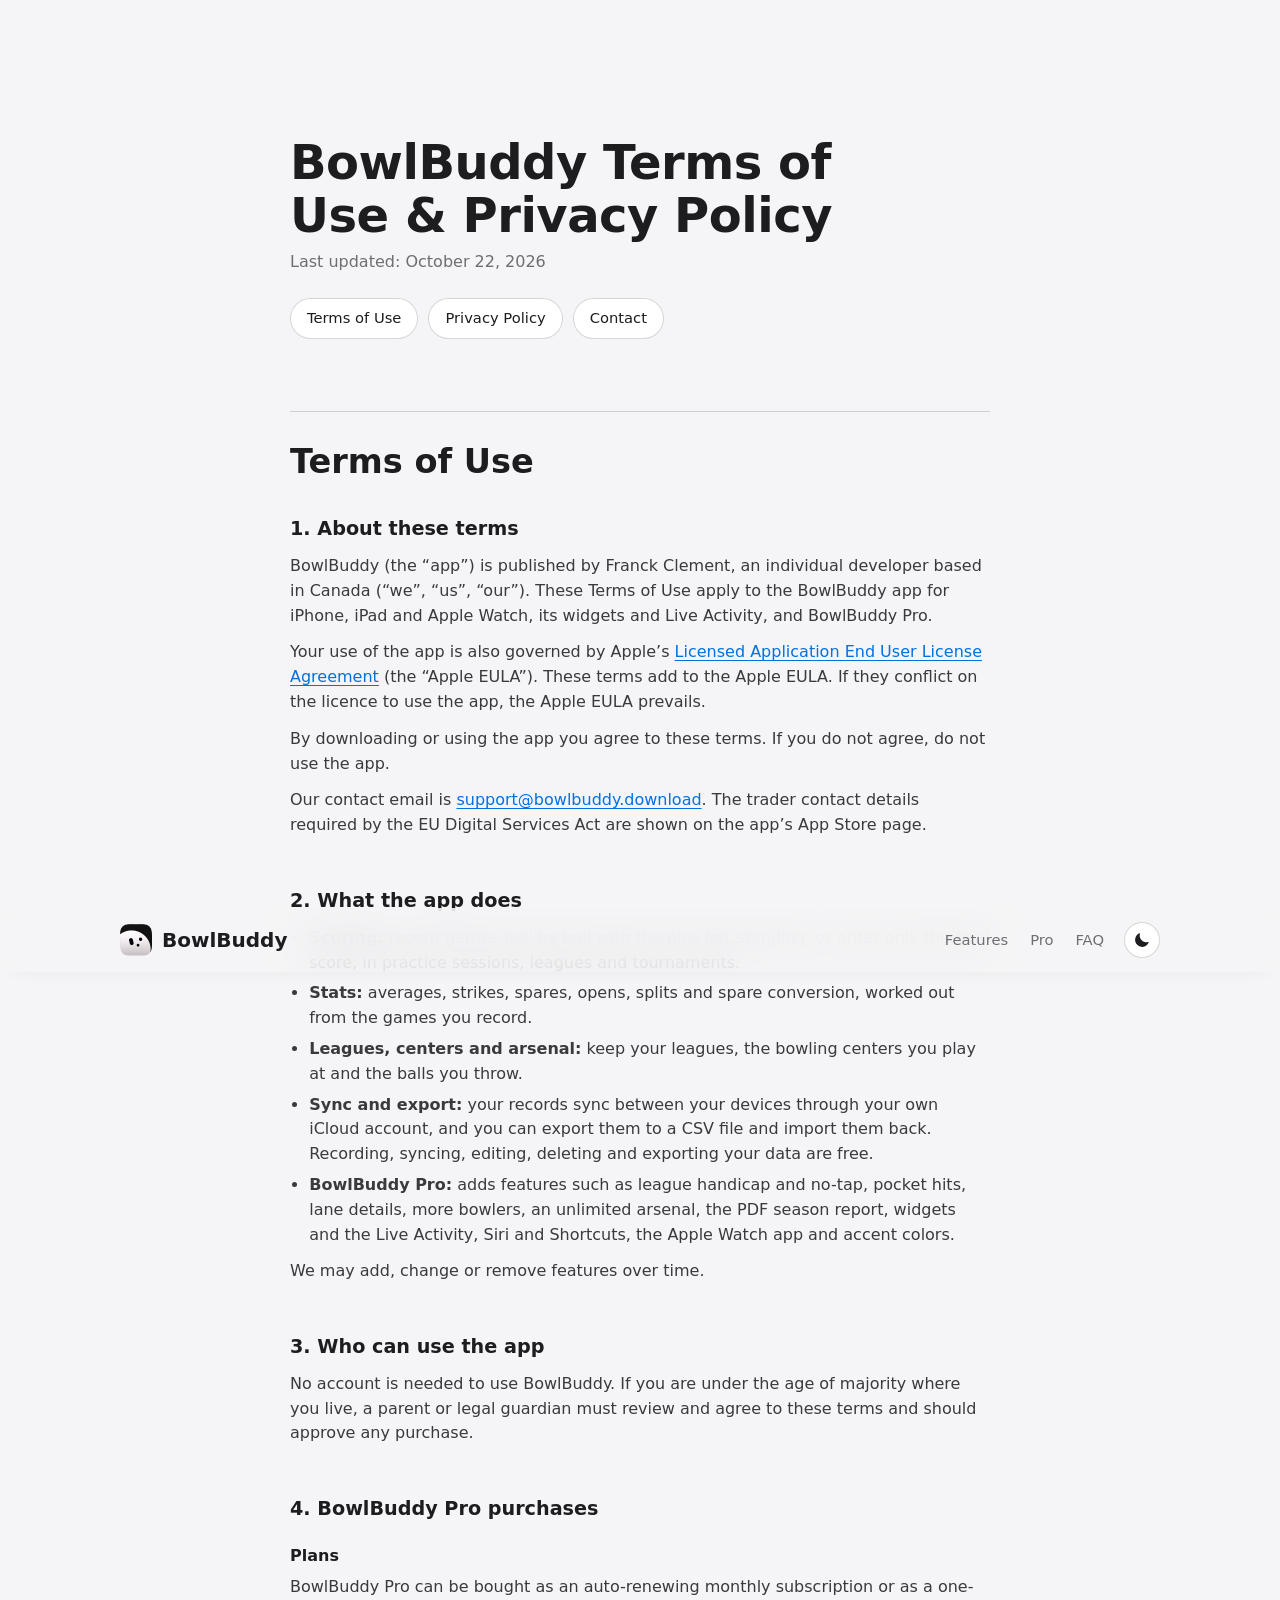
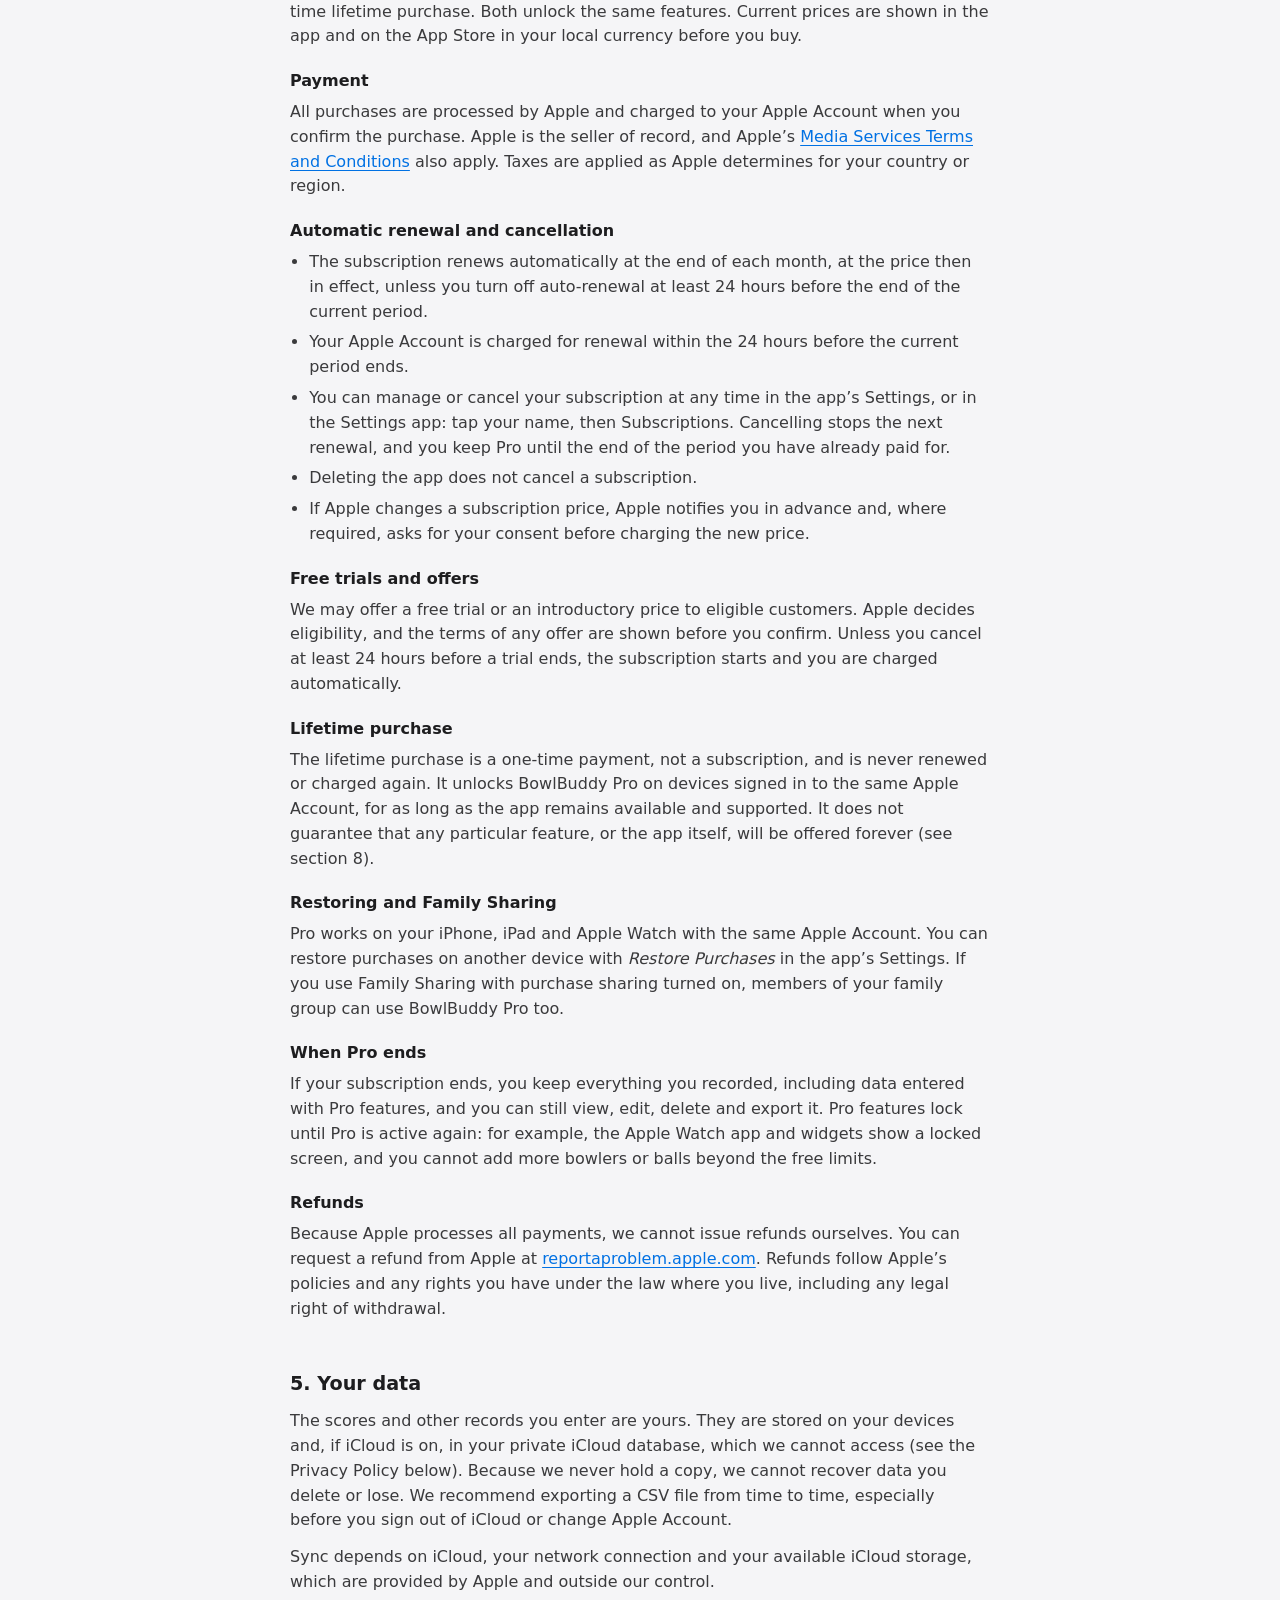
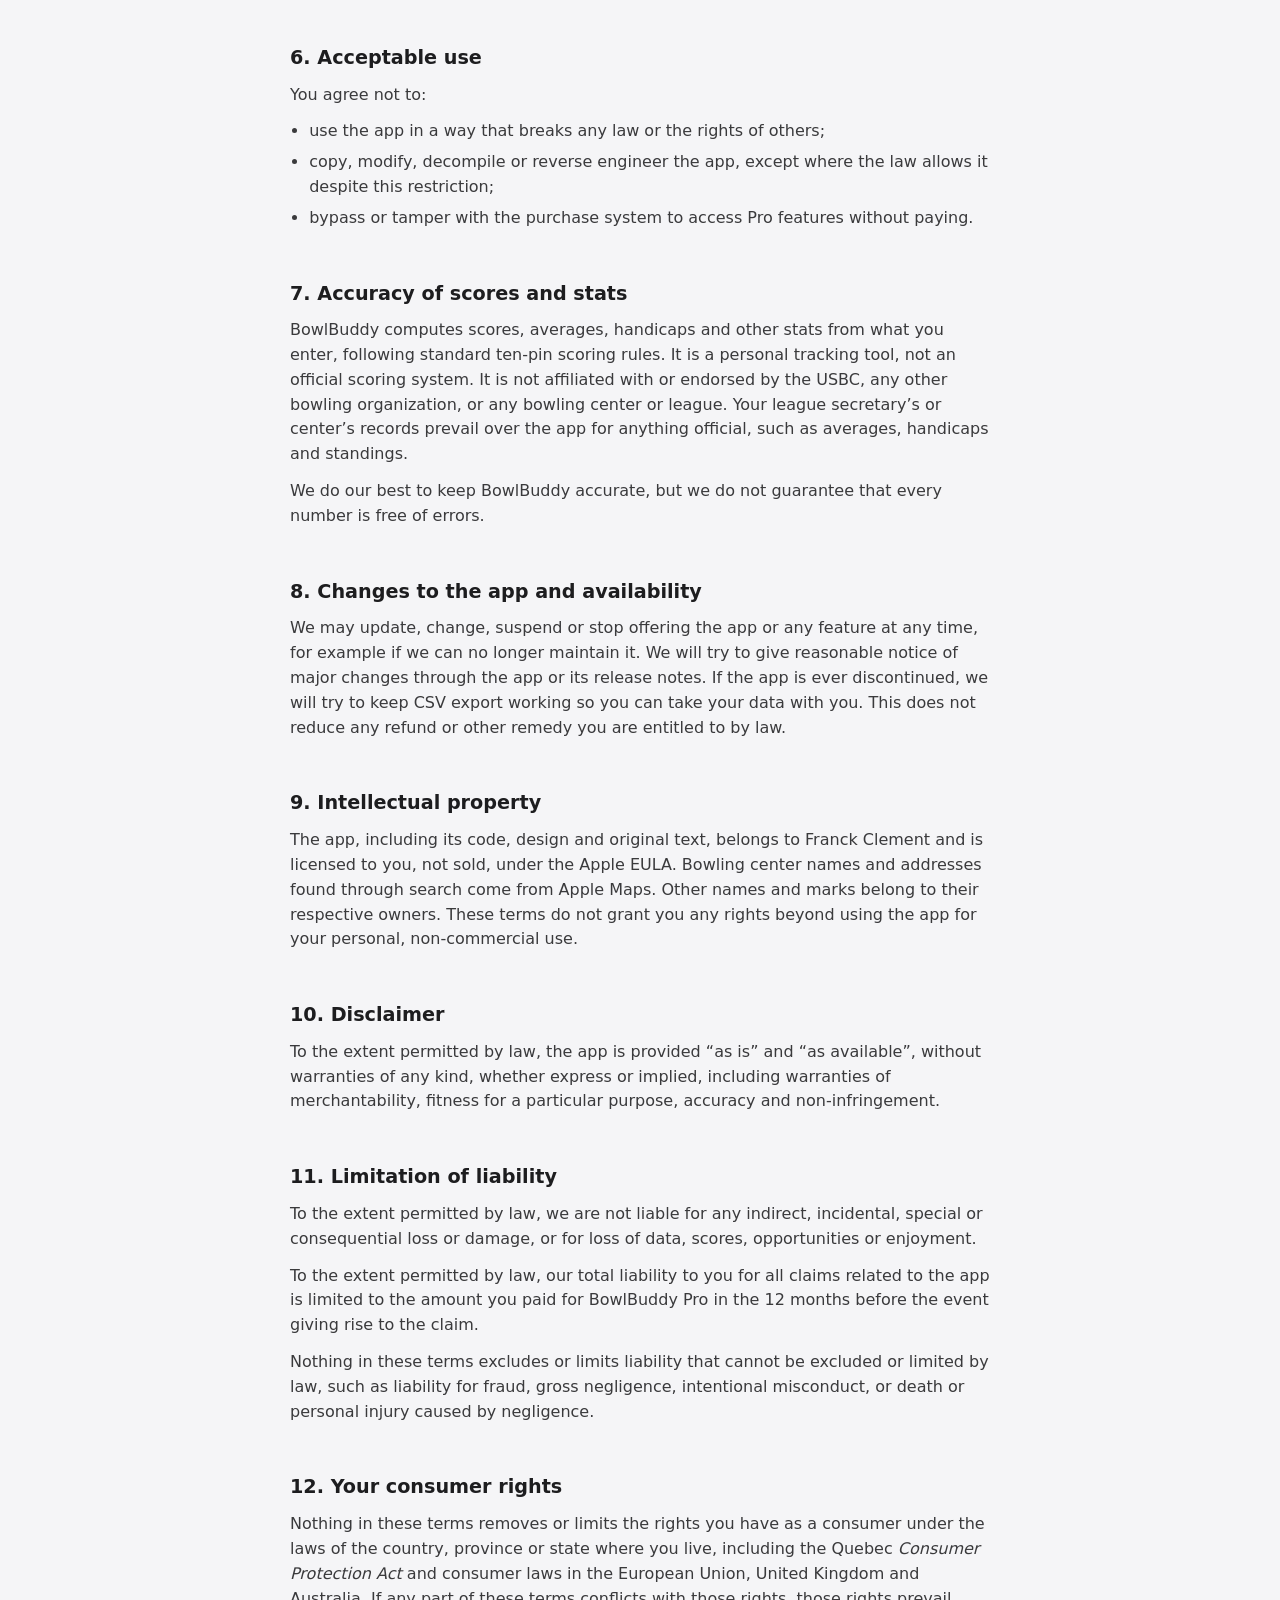
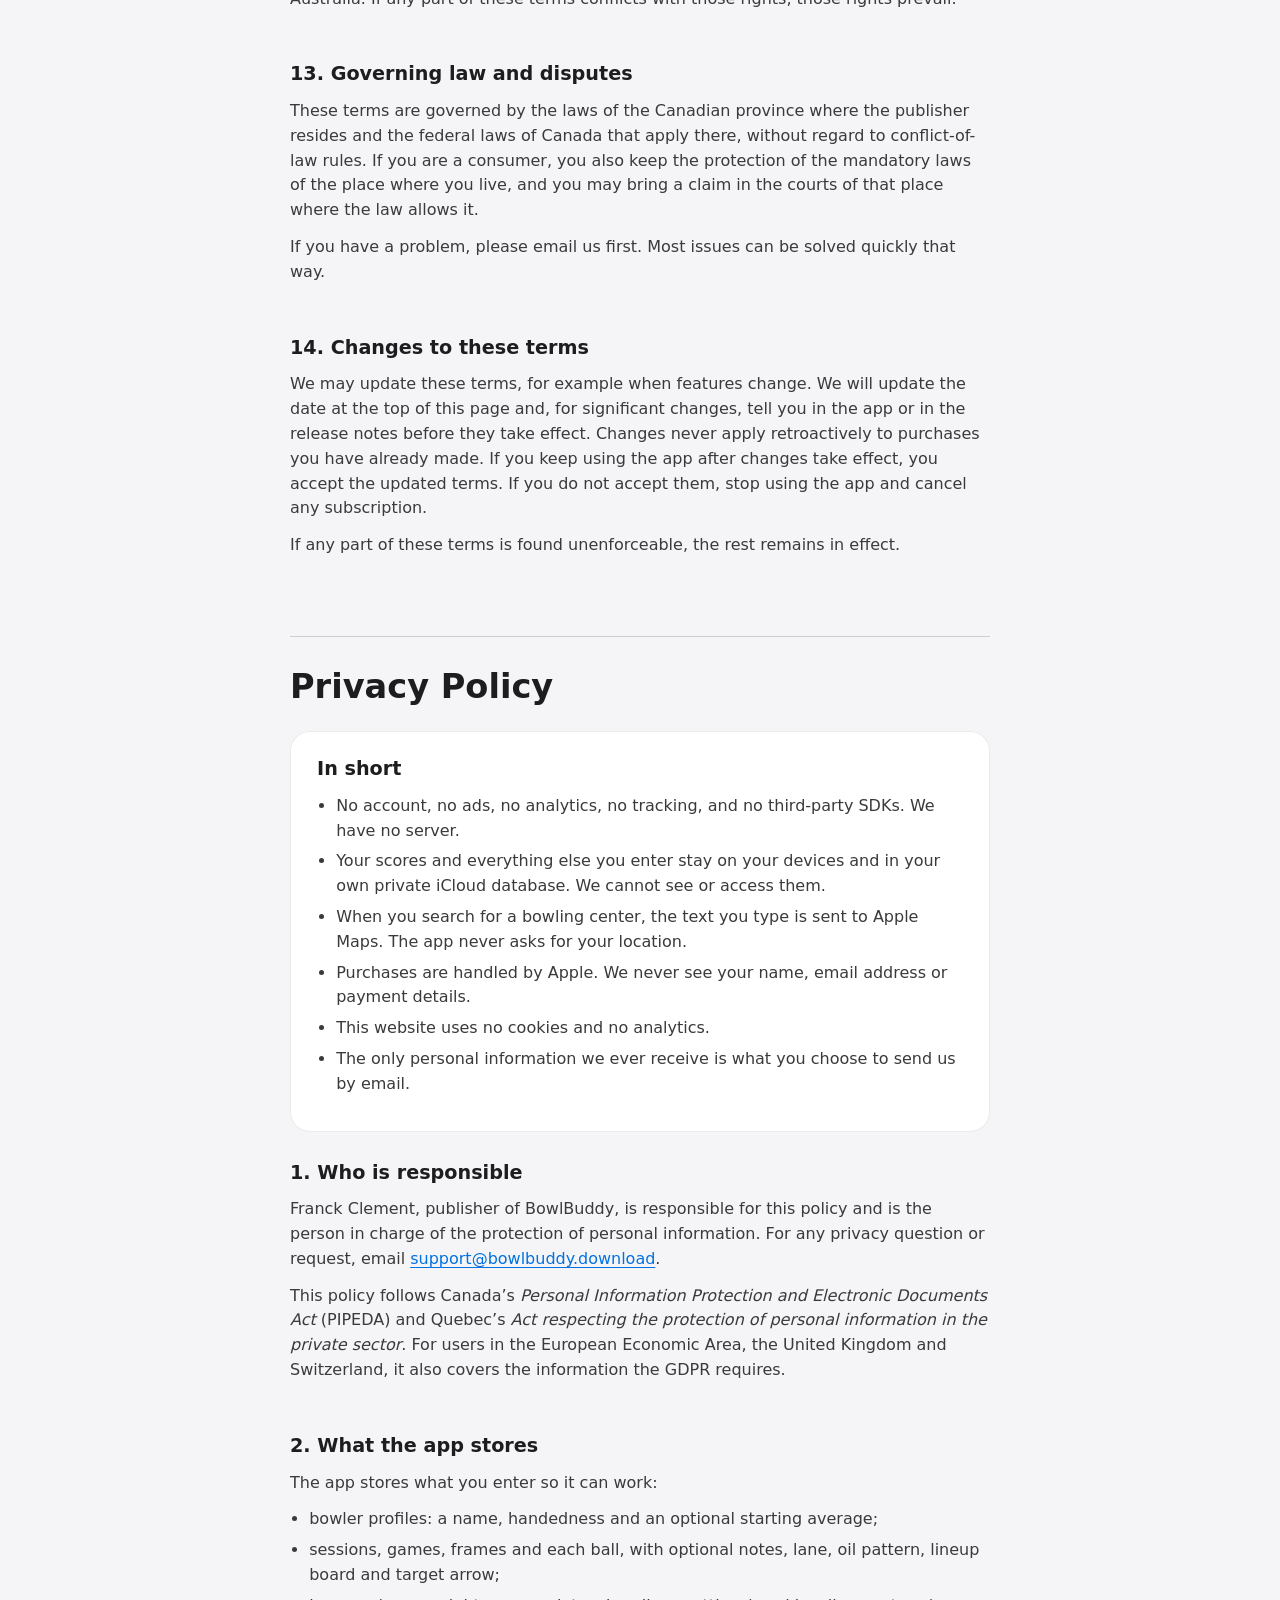
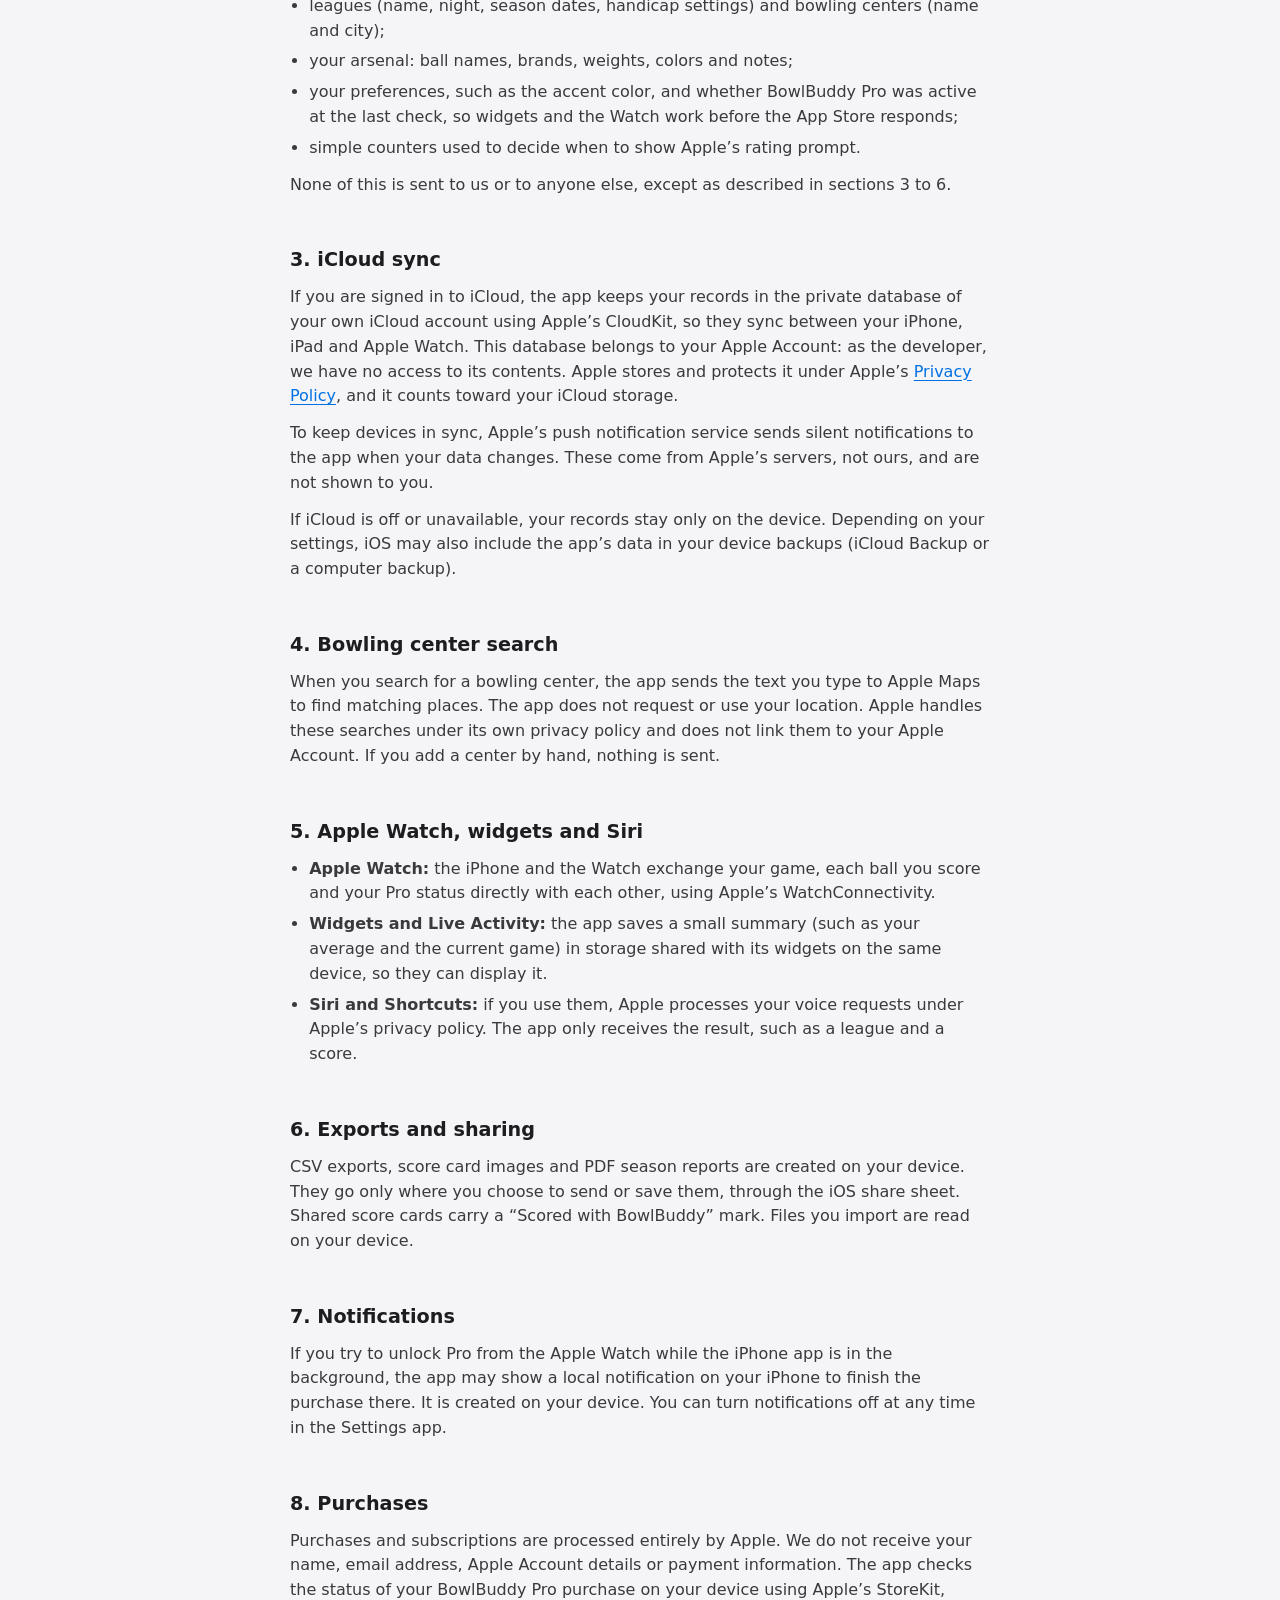
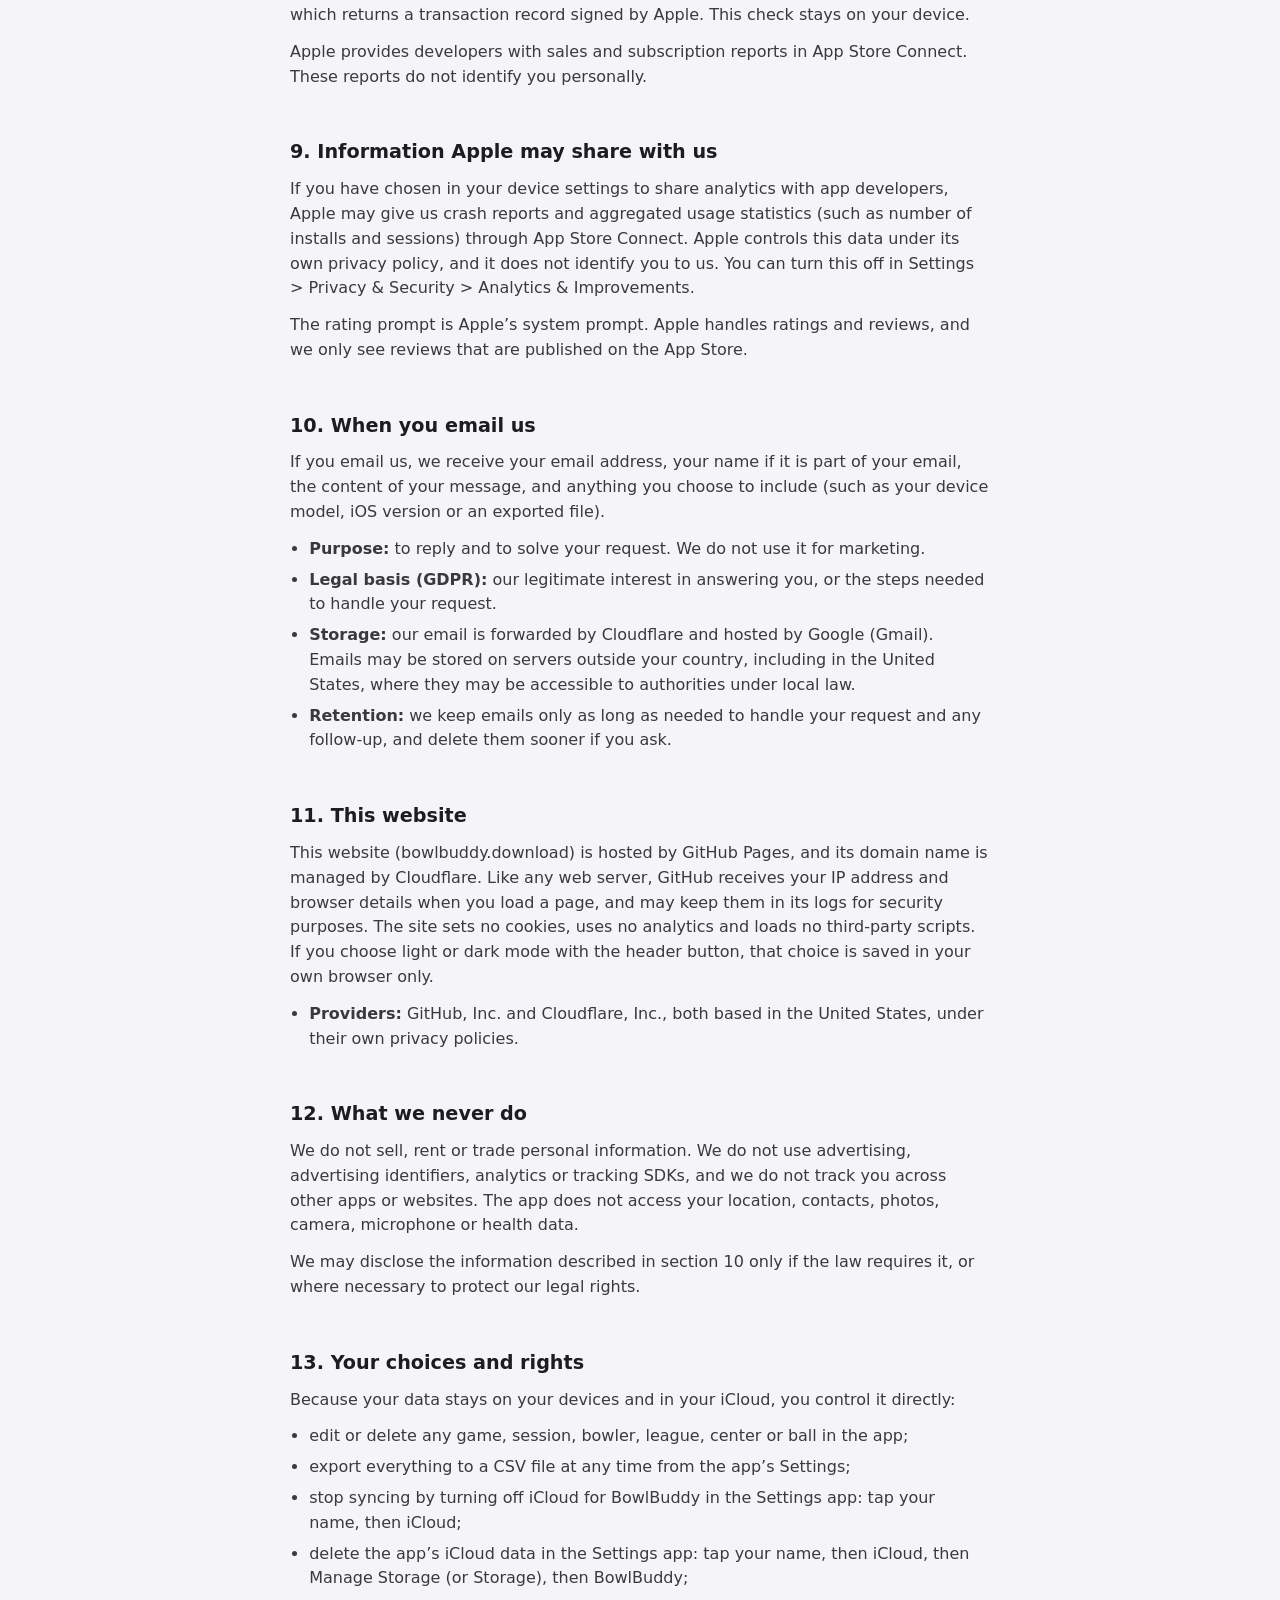
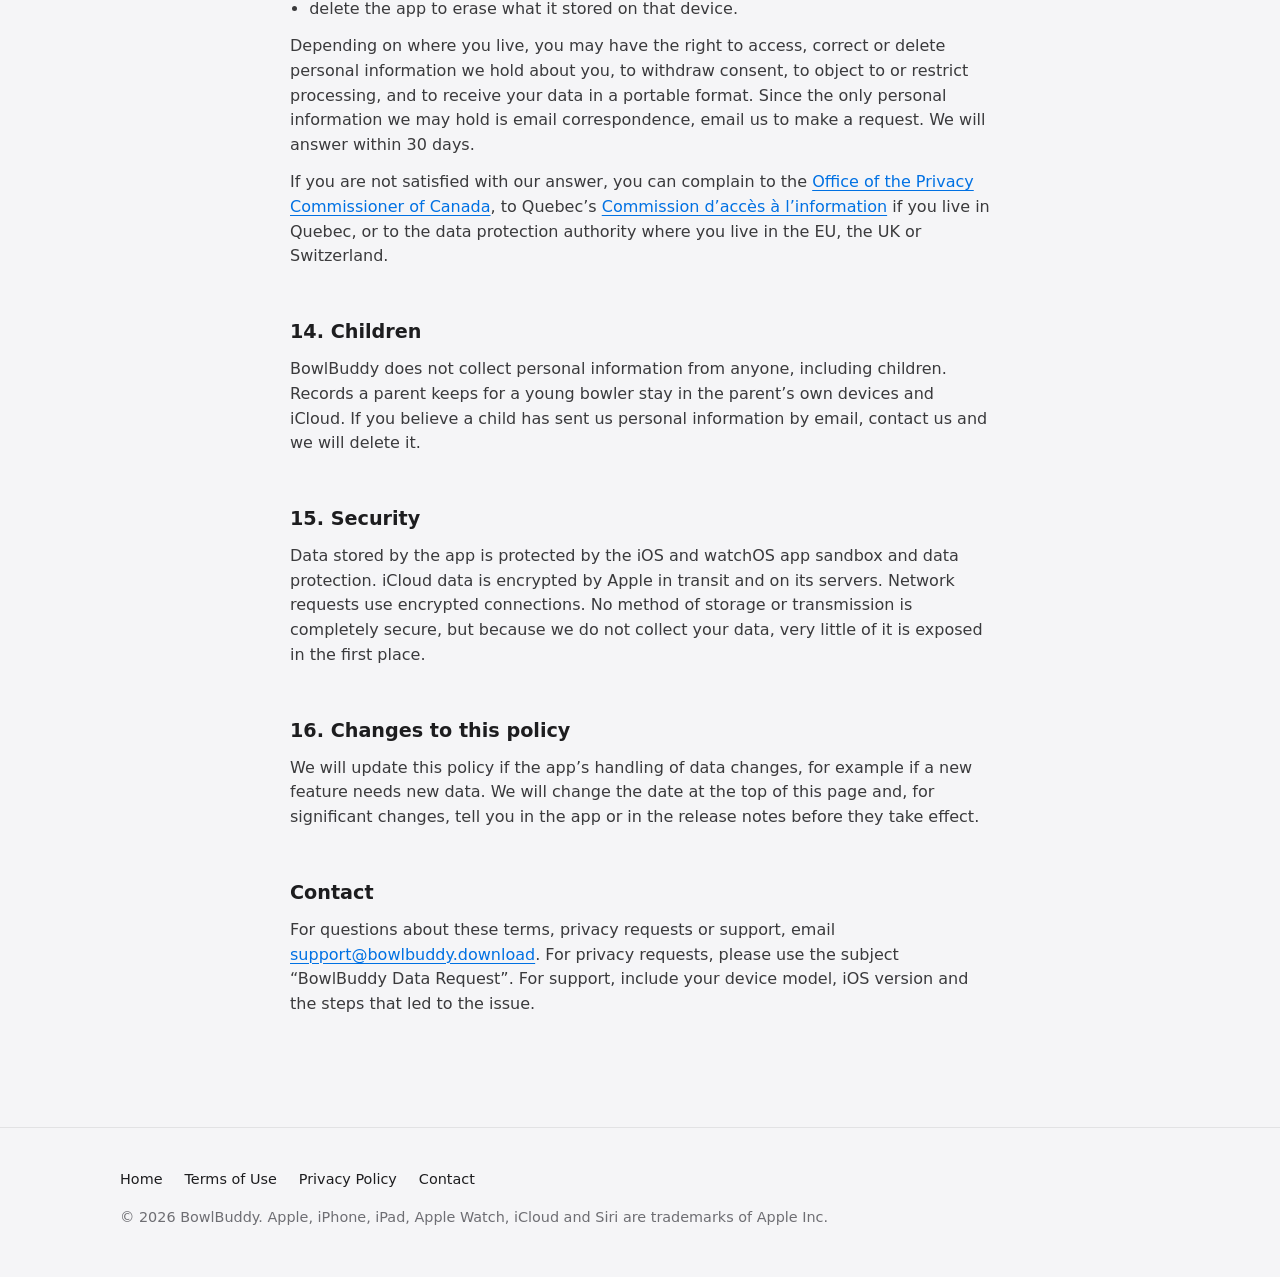
<file: privacy/index.html>
<!DOCTYPE html>
<html lang="en">
<head>
    <meta charset="UTF-8" />
    <meta name="viewport" content="width=device-width, initial-scale=1" />
    <title>BowlBuddy Privacy Policy</title>
    <meta name="robots" content="noindex" />
    <meta http-equiv="refresh" content="0; url=../legal/#privacy" />
    <style>:root { color-scheme: light dark; } body { background: light-dark(#f5f5f7, #0b0b0c); font-family: -apple-system, system-ui, sans-serif; padding: 16px; }</style>
</head>
<body>
    <p><a href="../legal/#privacy">Continue to the BowlBuddy Privacy Policy</a></p>
</body>
</html>
</file>
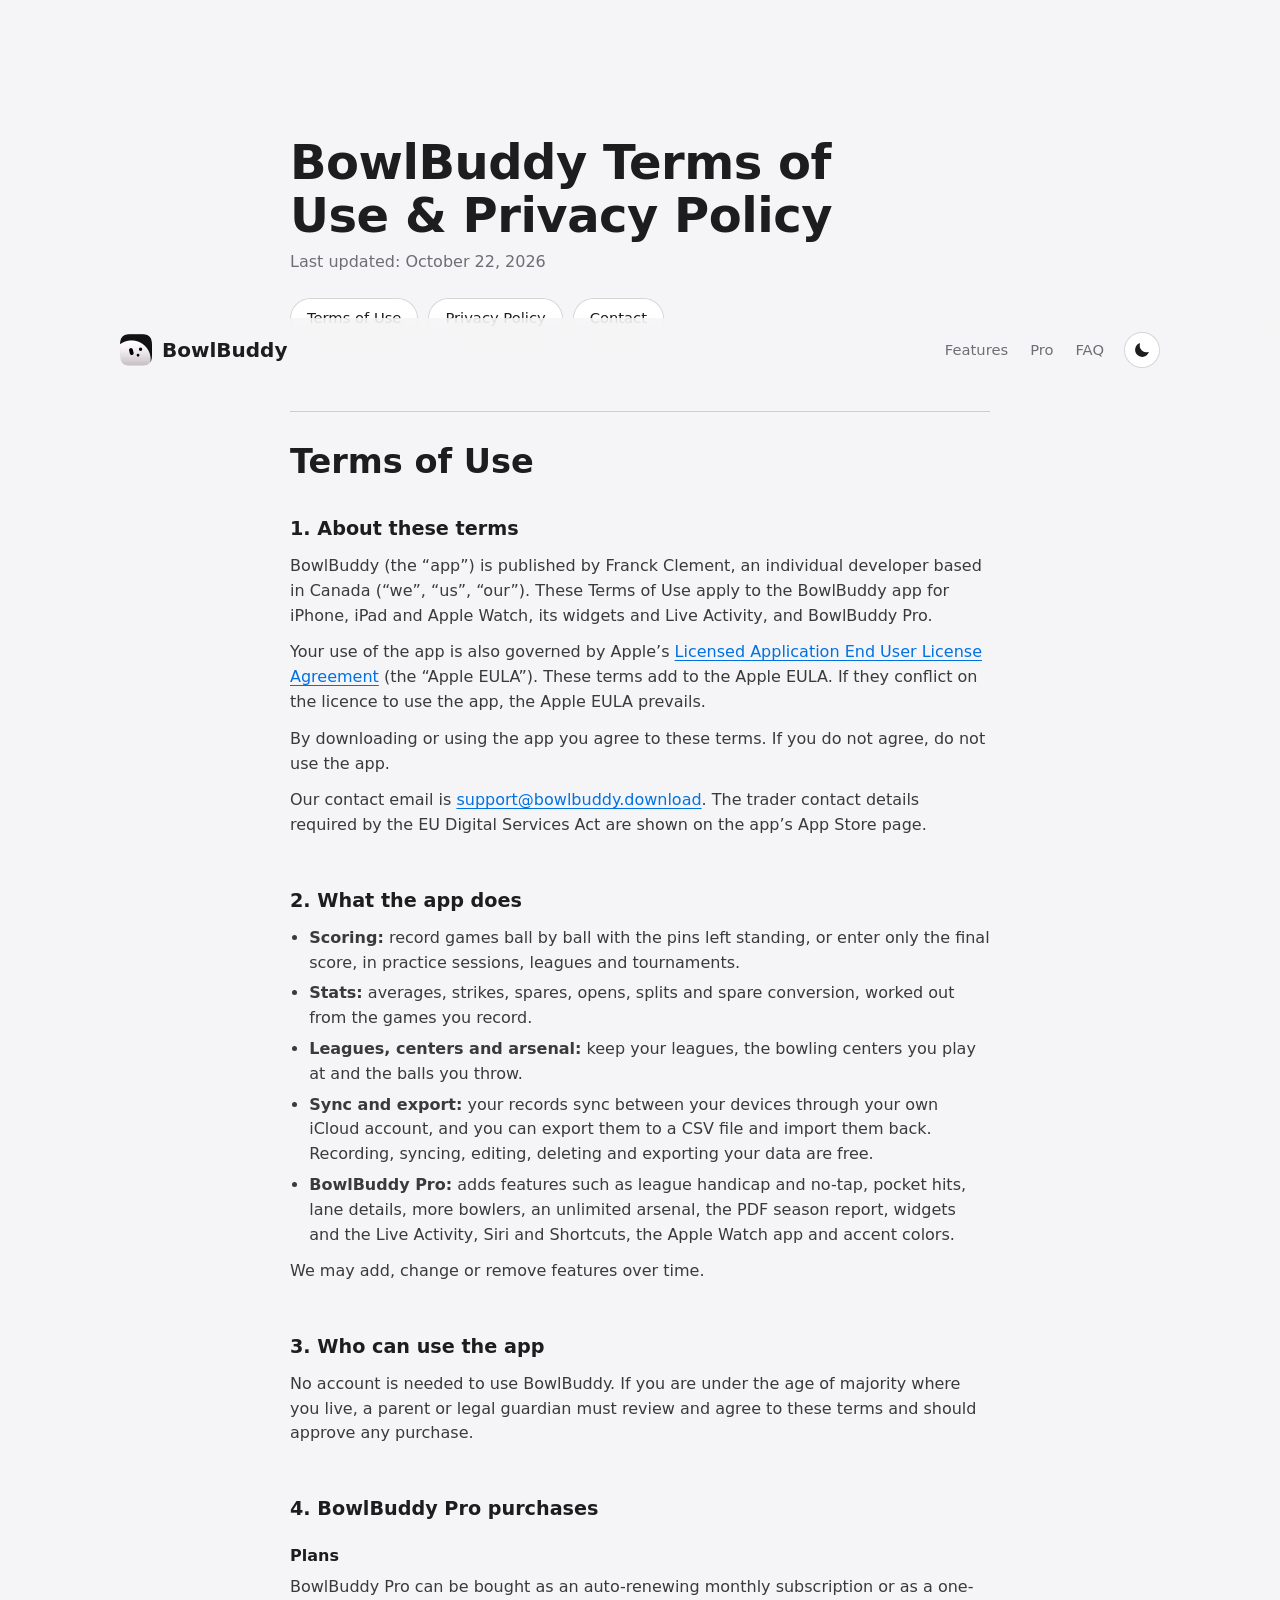
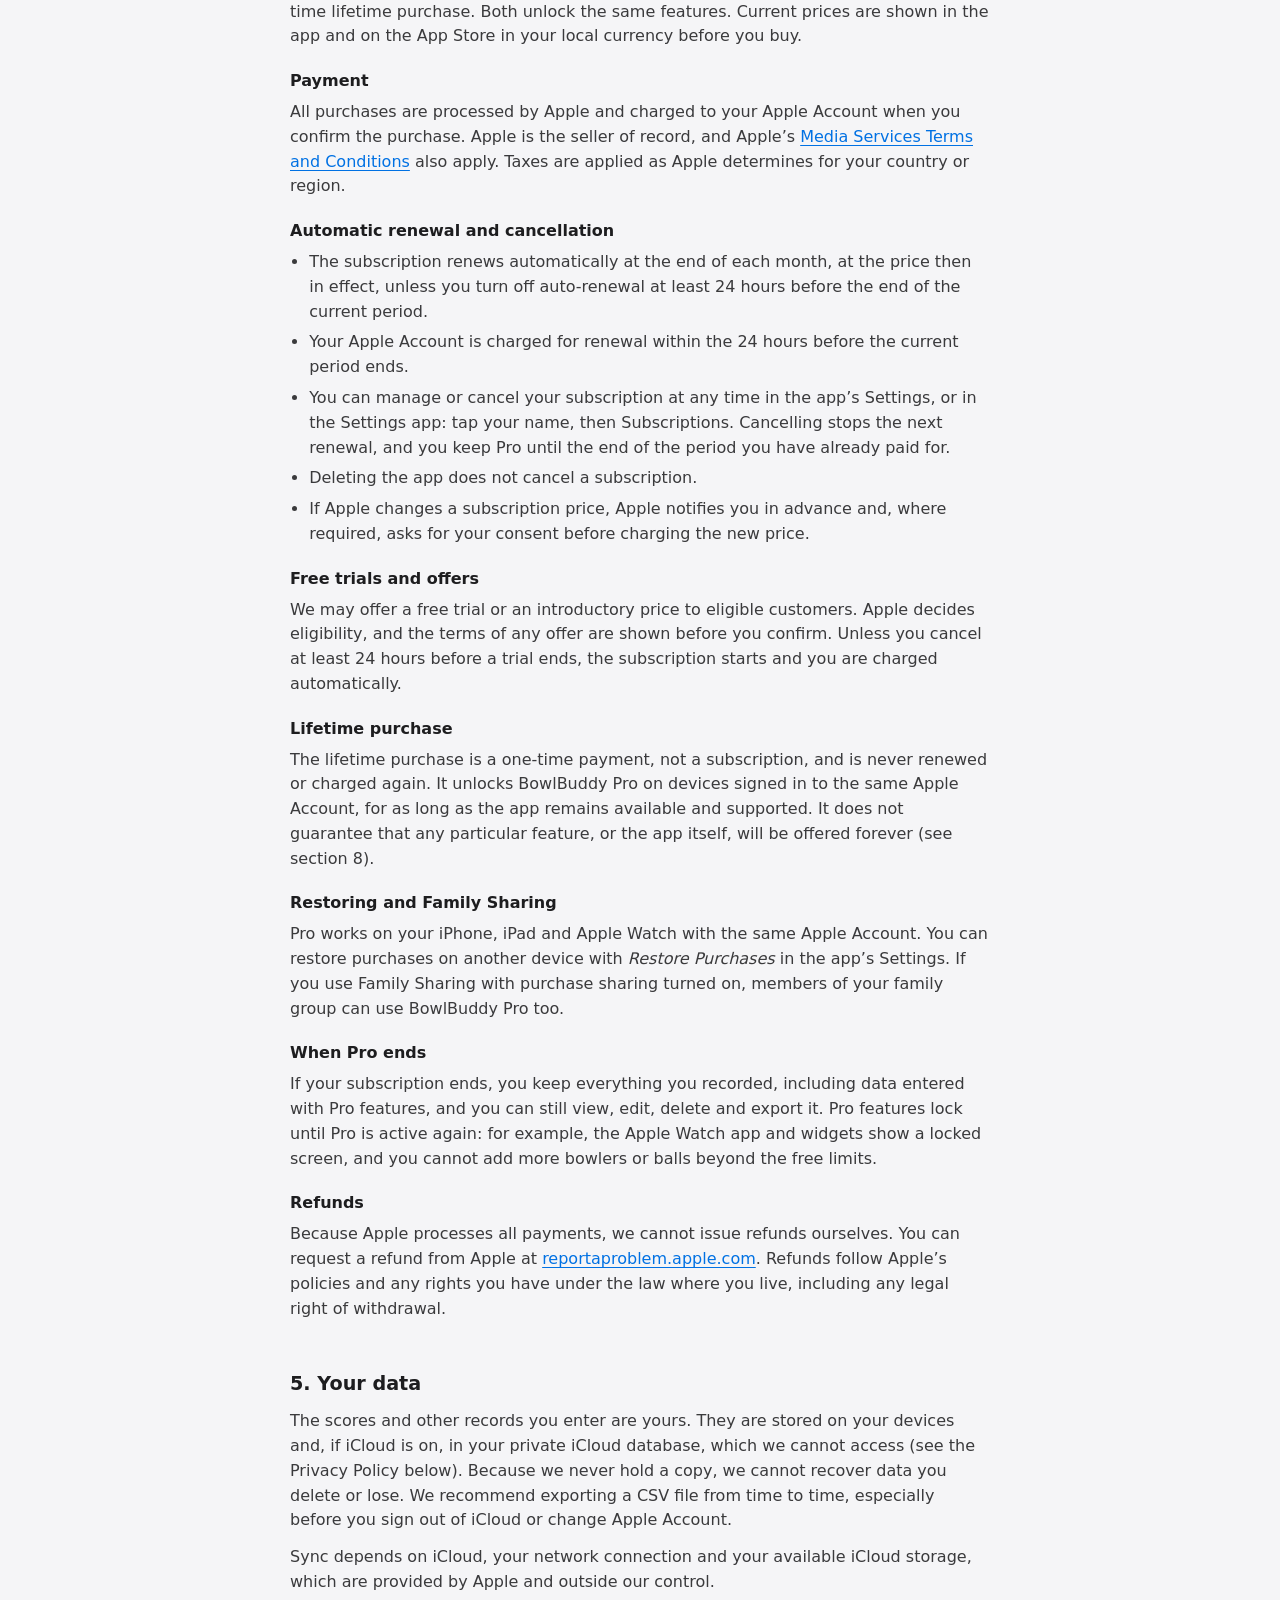
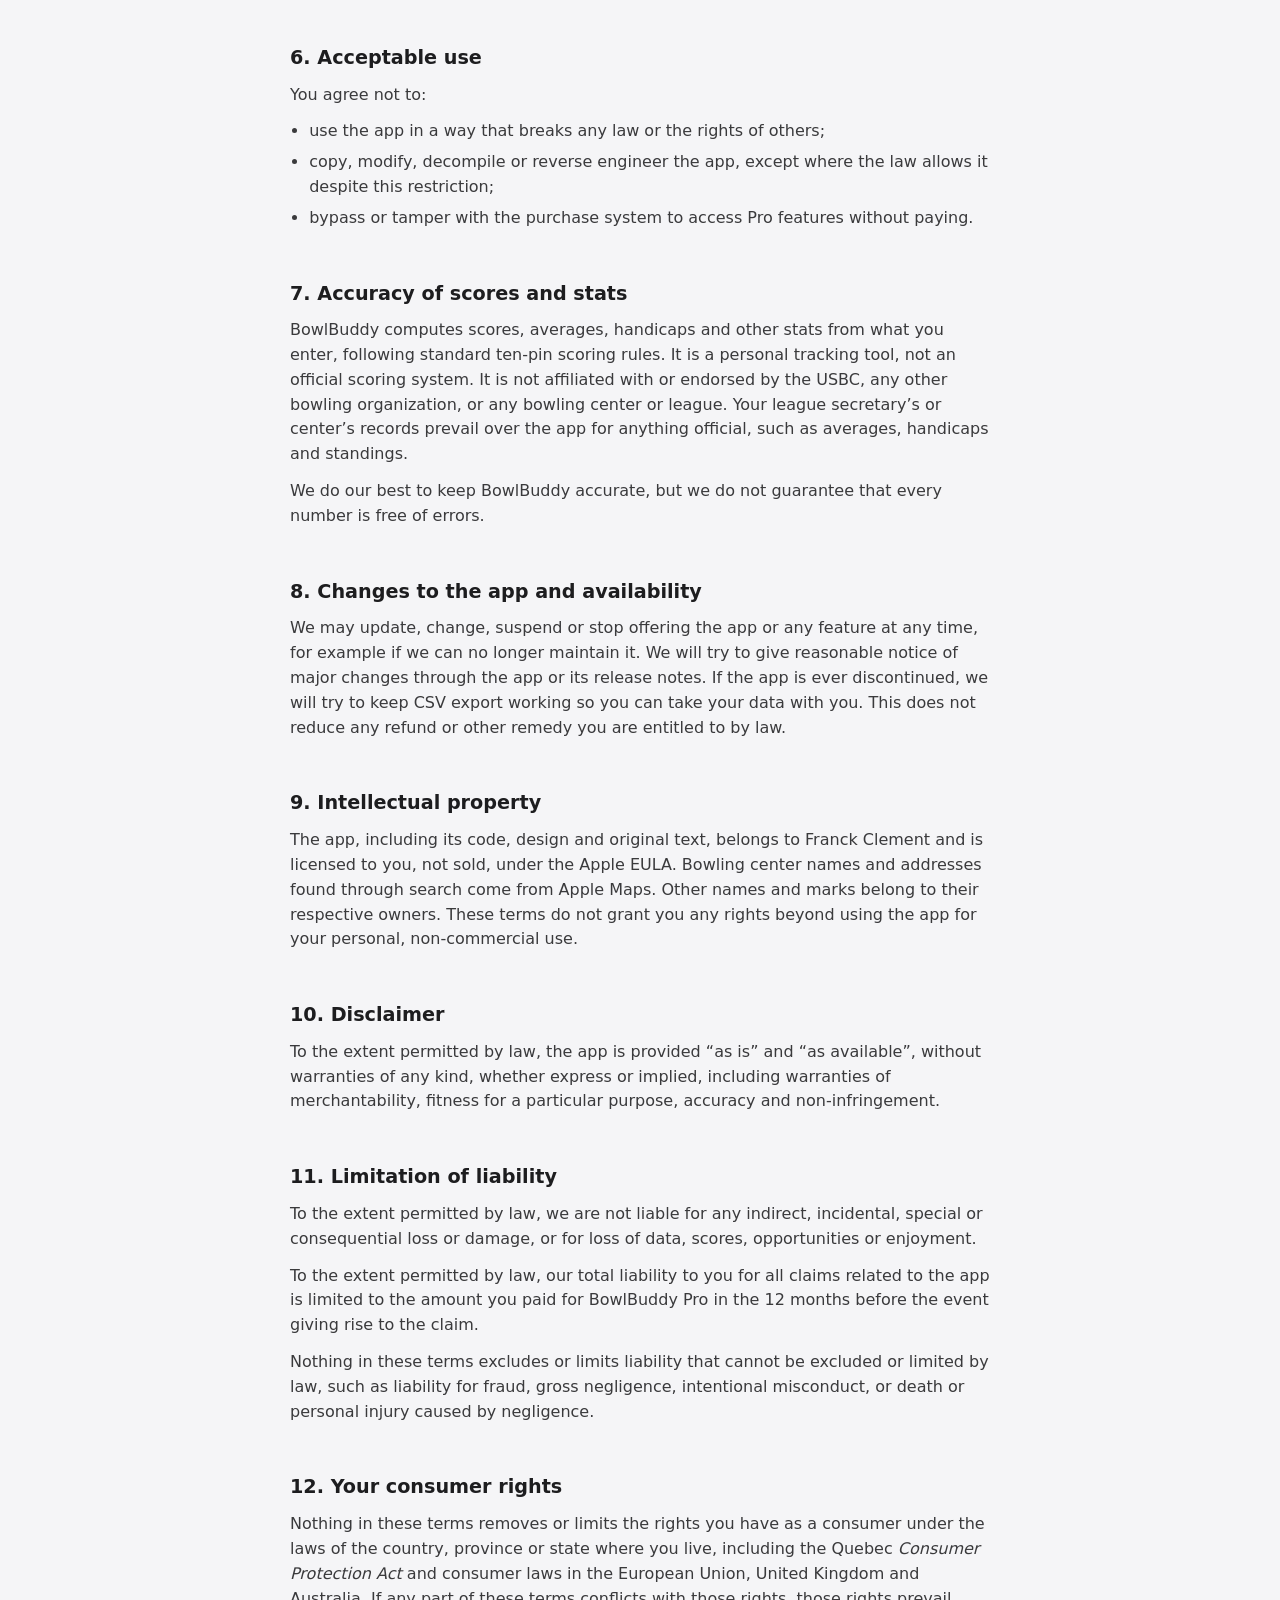
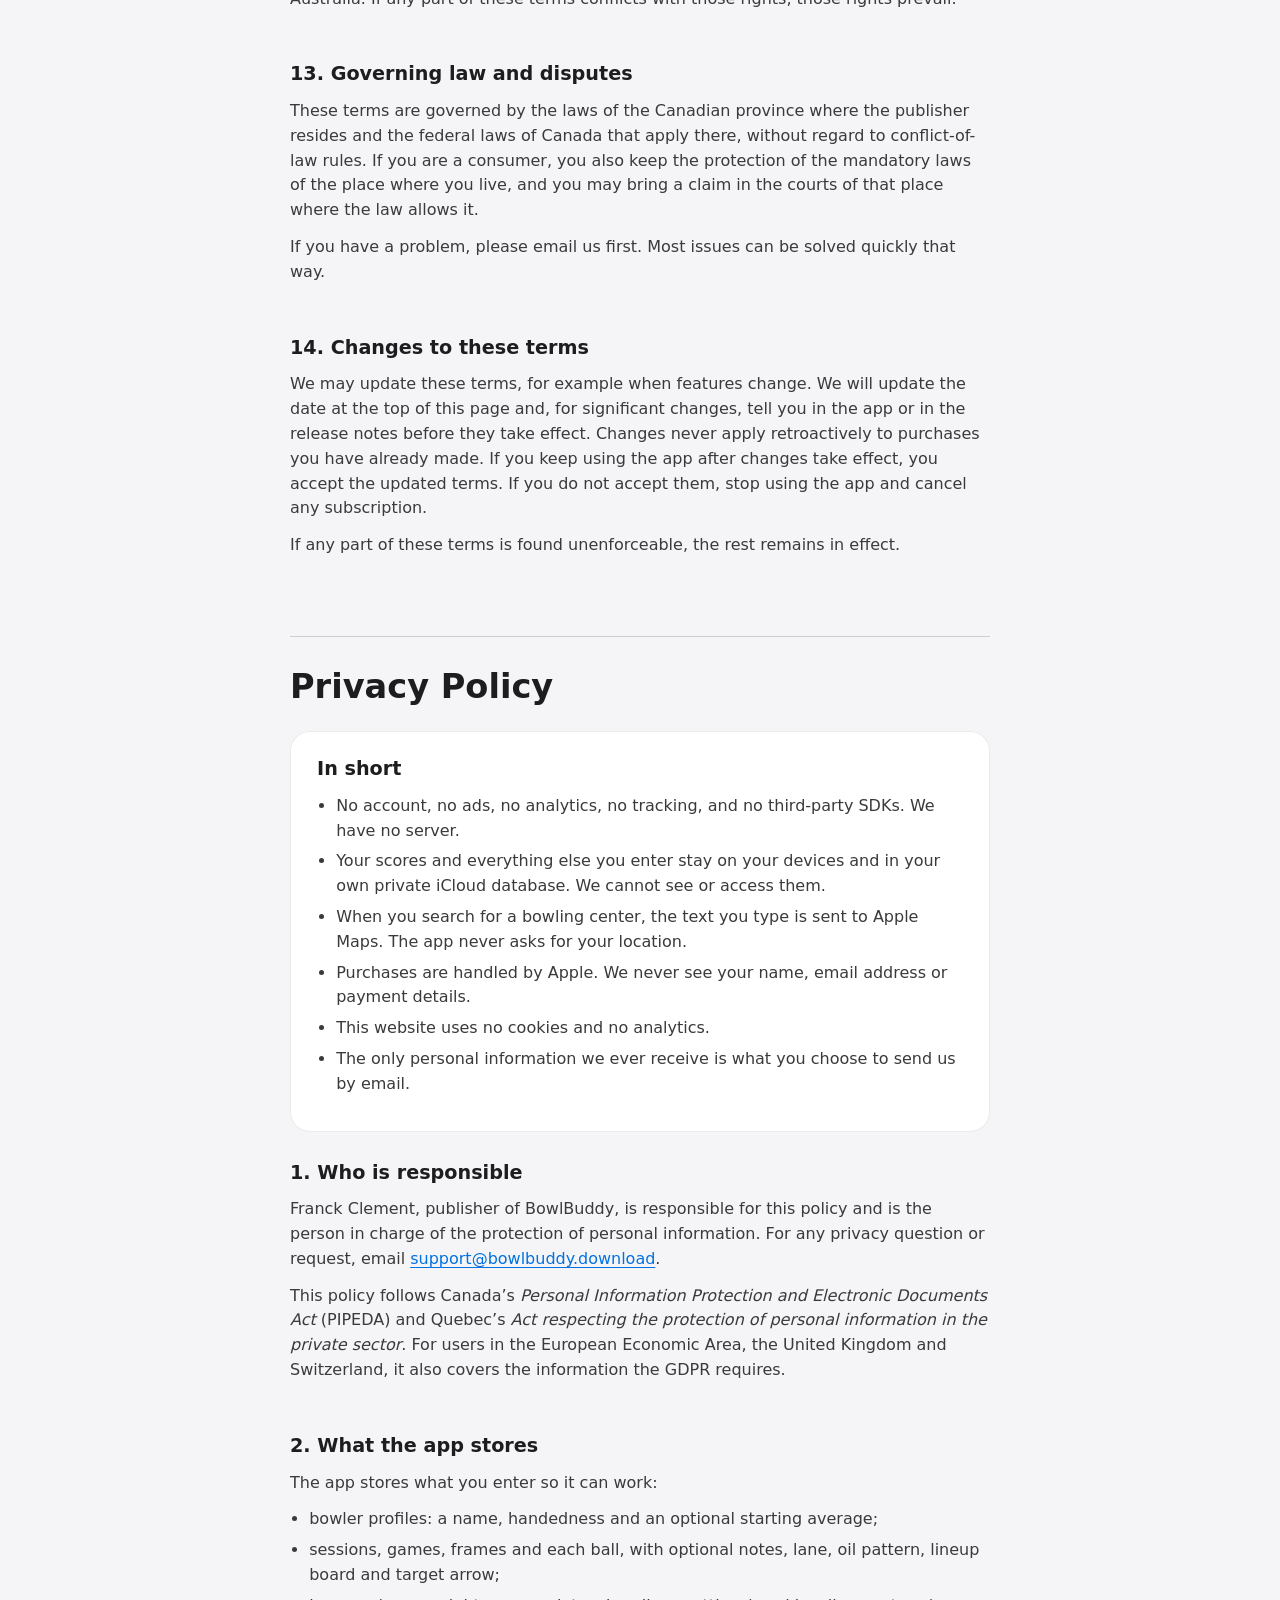
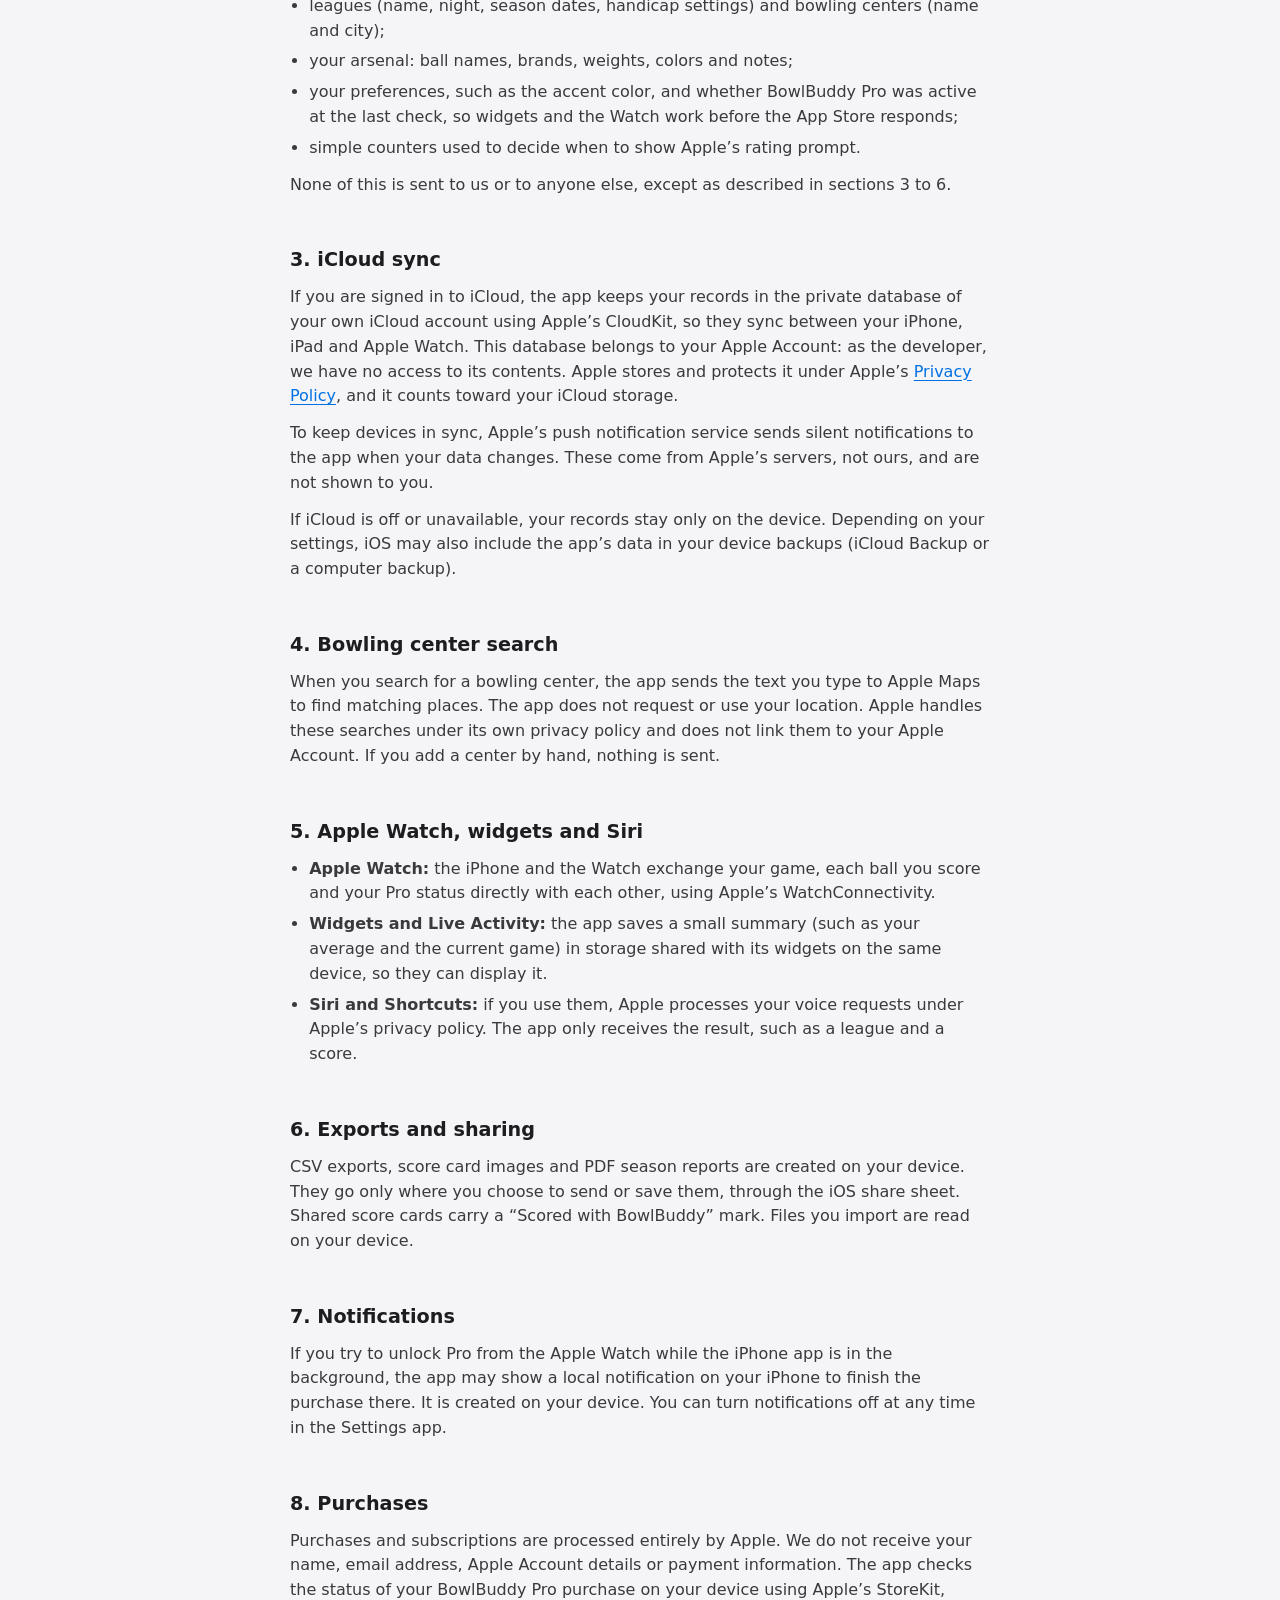
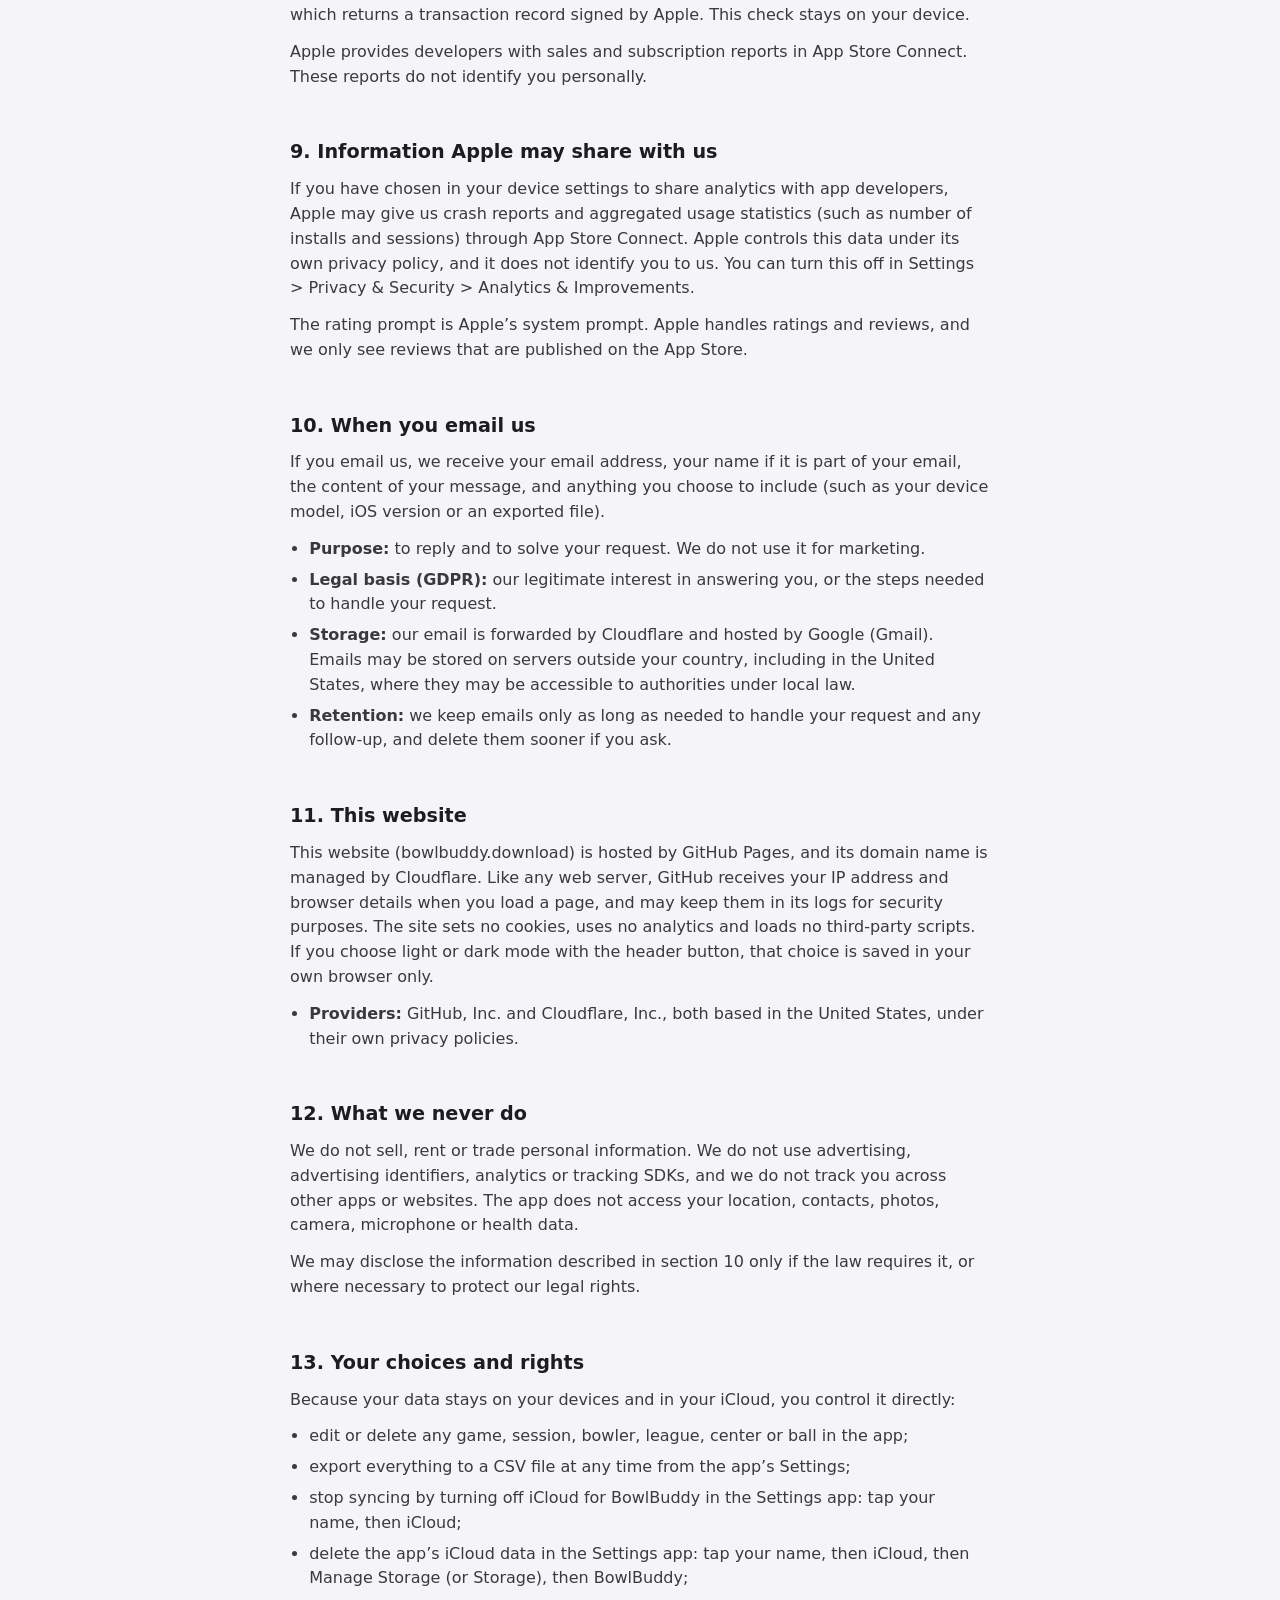
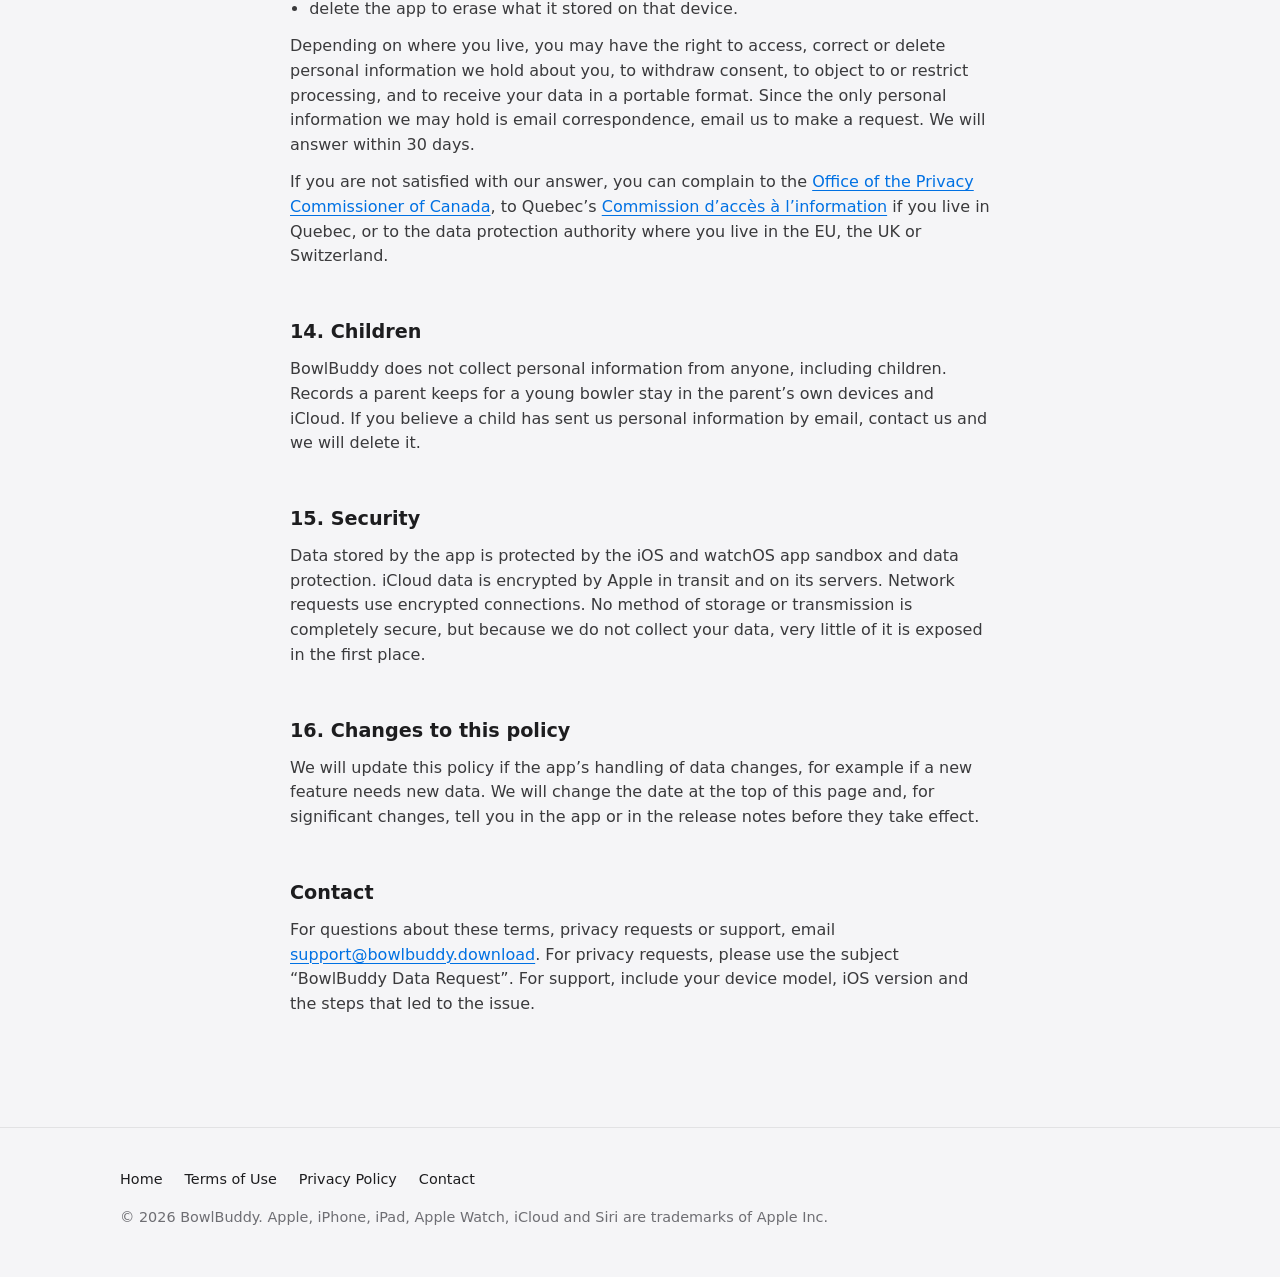
<file: terms/index.html>
<!DOCTYPE html>
<html lang="en">
<head>
    <meta charset="UTF-8" />
    <meta name="viewport" content="width=device-width, initial-scale=1" />
    <title>BowlBuddy Terms of Use</title>
    <meta name="robots" content="noindex" />
    <meta http-equiv="refresh" content="0; url=../legal/#terms" />
    <style>:root { color-scheme: light dark; } body { background: light-dark(#f5f5f7, #0b0b0c); font-family: -apple-system, system-ui, sans-serif; padding: 16px; }</style>
</head>
<body>
    <p><a href="../legal/#terms">Continue to the BowlBuddy Terms of Use</a></p>
</body>
</html>
</file>
<file: assets/site.css>
/* BowlBuddy site. The app is monochrome, like its icon (a white ball on near-black), with
   the system blue accent. The page follows the system appearance; the header button pins
   one with html[data-theme]. */
:root {
    color-scheme: light dark;
    --bg: light-dark(#f5f5f7, #0b0b0c);
    --surface: light-dark(#ffffff, #161618);
    --surface-2: light-dark(#fbfbfd, #1d1d20);
    --line: light-dark(rgba(0, 0, 0, 0.08), rgba(255, 255, 255, 0.08));
    --line-strong: light-dark(rgba(0, 0, 0, 0.16), rgba(255, 255, 255, 0.16));
    --text: light-dark(#1d1d1f, #f5f5f7);
    --text-2: light-dark(#3a3a3c, #d1d1d6);
    --muted: light-dark(#6e6e73, #98989d);
    --accent: light-dark(#0071e3, #2997ff);
    --on-accent: #ffffff;
    --ink: light-dark(#121212, #f5f5f7);
    --on-ink: light-dark(#f5f5f7, #121212);
    --shadow: light-dark(rgba(0, 0, 0, 0.14), rgba(0, 0, 0, 0.6));
    --header: light-dark(rgba(245, 245, 247, 0.78), rgba(11, 11, 12, 0.72));
    --glow: light-dark(rgba(255, 255, 255, 0.95), rgba(255, 255, 255, 0.06));
    --radius: 20px;
    --gutter: clamp(16px, 4vw, 40px);
    --max: 1120px;
    --font: "SF Pro Display", "SF Pro Text", -apple-system, BlinkMacSystemFont, "Helvetica Neue", "Segoe UI", system-ui, sans-serif;
    --rounded: ui-rounded, "SF Pro Rounded", -apple-system, BlinkMacSystemFont, system-ui, sans-serif;
    --mono: "SF Mono", ui-monospace, Menlo, Consolas, monospace;
}
:root[data-theme="light"] { color-scheme: light; }
:root[data-theme="dark"] { color-scheme: dark; }

*, *::before, *::after { box-sizing: border-box; }

html {
    background: var(--bg);
    scroll-behavior: smooth;
    scroll-padding-top: 84px;
    -webkit-text-size-adjust: 100%;
}

body {
    margin: 0;
    font-family: var(--font);
    background: var(--bg);
    color: var(--text);
    line-height: 1.55;
    overflow-x: hidden;
    -webkit-font-smoothing: antialiased;
}

/* A soft light from the top, behind the whole page. */
body::before {
    content: "";
    position: fixed;
    inset: 0;
    z-index: -1;
    pointer-events: none;
    background:
        radial-gradient(ellipse 70% 50% at 80% -10%, var(--glow), transparent 70%),
        var(--bg);
}

img { display: block; max-width: 100%; height: auto; }
a { color: var(--accent); text-decoration-thickness: 1px; text-underline-offset: 3px; }
a:hover { text-decoration-thickness: 2px; }
:focus-visible { outline: 2px solid var(--accent); outline-offset: 3px; border-radius: 6px; }

.wrap {
    width: 100%;
    max-width: var(--max);
    margin: 0 auto;
    padding: 0 var(--gutter);
}

.skip {
    position: absolute;
    left: -999px;
    top: 8px;
    background: var(--accent);
    color: var(--on-accent);
    padding: 8px 14px;
    border-radius: 8px;
    z-index: 100;
}
.skip:focus { left: 8px; }

/* ---------- Header ---------- */
.site-header {
    position: sticky;
    top: 0;
    z-index: 50;
    padding-top: env(safe-area-inset-top);
    background: var(--header);
    backdrop-filter: saturate(160%) blur(18px);
    -webkit-backdrop-filter: saturate(160%) blur(18px);
    transition: box-shadow .3s;
}
.site-header.scrolled { box-shadow: 0 10px 24px -18px var(--shadow); }
.site-header .wrap {
    display: flex;
    align-items: center;
    gap: 20px;
    height: 64px;
}
.brand {
    display: flex;
    align-items: center;
    gap: 10px;
    color: var(--text);
    text-decoration: none;
    font-family: var(--rounded);
    font-weight: 700;
    font-size: 1.25rem;
}
.brand img { width: 32px; height: 32px; border-radius: 8px; }
.site-nav { display: flex; gap: 22px; margin-left: auto; align-items: center; }
.site-nav a { color: var(--muted); text-decoration: none; font-size: 0.92rem; }
.site-nav a:hover { color: var(--text); }

.theme-toggle {
    flex: none;
    display: grid;
    place-items: center;
    width: 36px;
    height: 36px;
    padding: 0;
    border-radius: 50%;
    border: 1px solid var(--line-strong);
    background: var(--surface);
    color: var(--text);
    cursor: pointer;
    transition: background .2s, transform .2s;
}
.theme-toggle svg { width: 18px; height: 18px; grid-area: 1 / 1; }
/* light-dark() only takes colors, so the icons switch on the scheme selectors instead. */
.theme-toggle .sun { display: none; }
@media (prefers-color-scheme: dark) {
    :root:not([data-theme="light"]) .theme-toggle .sun { display: block; }
    :root:not([data-theme="light"]) .theme-toggle .moon { display: none; }
}
:root[data-theme="dark"] .theme-toggle .sun { display: block; }
:root[data-theme="dark"] .theme-toggle .moon { display: none; }
.no-js .theme-toggle { display: none; }

.btn {
    display: inline-flex;
    align-items: center;
    gap: 10px;
    border-radius: 999px;
    padding: 12px 22px;
    font-weight: 600;
    font-size: 1rem;
    text-decoration: none;
    transition: transform .2s, box-shadow .2s, background .2s;
}
.btn-ink { background: var(--ink); color: var(--on-ink); }
.btn-ink:hover { color: var(--on-ink); }
.btn-quiet { background: var(--surface); color: var(--text); box-shadow: inset 0 0 0 1px var(--line-strong); }
.btn-quiet:hover { color: var(--text); }

@media (hover: hover) {
    .theme-toggle:hover { background: var(--surface-2); }
    .btn:hover { box-shadow: 0 8px 26px var(--shadow); transform: translateY(-1px); }
}
.theme-toggle:active, .btn:active, .appstore:active, .legal-tabs a:active { transform: scale(.96); transition-duration: .08s; }

.mobile-nav { display: none; }
@media (max-width: 640px) {
    .site-nav { display: none; }
    .theme-toggle { margin-left: auto; }
    .site-header .btn-accent { padding: 7px 14px; }
    .mobile-nav {
        display: flex;
        justify-content: center;
        gap: 26px;
        padding: 10px var(--gutter);
        border-bottom: 1px solid var(--line);
    }
    .mobile-nav a { color: var(--muted); text-decoration: none; font-size: 0.92rem; }
}

/* ---------- Shared ---------- */
.pro-tag {
    display: inline-block;
    vertical-align: 0.15em;
    margin-left: 4px;
    padding: 2px 7px;
    border-radius: 6px;
    background: var(--accent);
    color: var(--on-accent);
    font-family: var(--font);
    font-size: 0.62rem;
    font-weight: 700;
    letter-spacing: .08em;
    line-height: 1.5;
}
.ticks { list-style: none; padding: 0; margin: 0; display: grid; gap: 10px; }
.ticks li { display: flex; gap: 12px; align-items: baseline; }
.ticks li::before { content: "✓"; flex: none; font-weight: 700; color: var(--accent); }

/* App Store badge. */
.cta-row { display: flex; flex-wrap: wrap; align-items: center; gap: 14px 20px; }
.cta-note { color: var(--muted); font-size: 0.88rem; }
.appstore {
    display: inline-flex;
    align-items: center;
    gap: 10px;
    padding: 10px 20px 10px 16px;
    border-radius: 14px;
    background: #000;
    color: #fff;
    text-decoration: none;
    box-shadow: inset 0 0 0 1px rgba(255, 255, 255, 0.18);
}
@media (hover: hover) { .appstore:hover { color: #fff; box-shadow: inset 0 0 0 1px rgba(255, 255, 255, 0.18), 0 10px 30px var(--shadow); transform: translateY(-2px); } }
.appstore { transition: transform .2s, box-shadow .2s; }
.appstore svg { width: 26px; height: 32px; flex: none; }
.appstore span { display: flex; flex-direction: column; line-height: 1.1; }
.appstore small { font-size: 0.7rem; letter-spacing: .01em; }
.appstore strong { font-size: 1.35rem; font-weight: 600; letter-spacing: -0.02em; }

/* Screenshots in the same bezels as the App Store images (made with the app's framing script). */
.phone, .watch { display: block; height: auto; filter: drop-shadow(0 28px 36px var(--shadow)); }

.btn-accent { background: var(--accent); color: var(--on-accent); padding: 8px 16px; font-size: 0.9rem; }
.btn-accent:hover { color: var(--on-accent); }

/* ---------- Home ---------- */
.hero { padding: clamp(40px, 7vw, 88px) 0 clamp(32px, 6vw, 72px); }
.hero .wrap {
    display: grid;
    grid-template-columns: minmax(0, 1.1fr) minmax(0, 1fr);
    align-items: center;
    gap: clamp(32px, 5vw, 72px);
}
.eyebrow { color: var(--muted); font-size: 0.95rem; font-weight: 600; margin: 0 0 14px; }
.hero h1 {
    font-family: var(--rounded);
    font-size: clamp(2.8rem, 7.4vw, 5.2rem);
    line-height: 1.0;
    letter-spacing: -0.03em;
    margin: 0 0 24px;
}
.hero h1 span { display: block; }
.hero h1 .l1 { color: color-mix(in srgb, var(--text) 38%, transparent); }
.hero h1 .l2 { color: color-mix(in srgb, var(--text) 66%, transparent); }
.hero .lede {
    color: var(--muted);
    font-size: clamp(1.08rem, 2vw, 1.25rem);
    margin: 0 0 32px;
    max-width: 44ch;
    text-wrap: pretty;
}
.stage { position: relative; width: min(100%, 360px); margin: 0 auto; padding: 0 0 0 16%; }
.stage .phone { width: 100%; }
.stage .watch { position: absolute; left: 0; bottom: -6%; width: 40%; }

.strip {
    list-style: none;
    margin: 0;
    padding: 18px var(--gutter);
    display: flex;
    flex-wrap: wrap;
    justify-content: center;
    gap: 10px 36px;
    border-block: 1px solid var(--line);
    color: var(--muted);
    font-size: 0.95rem;
}
.strip b { color: var(--text); }

.section { padding: clamp(48px, 8vw, 96px) 0; }
.section-head { margin: 0 0 40px; max-width: 680px; }
.section-head.center { margin-inline: auto; text-align: center; }
.section-head h2, .final h2 {
    font-family: var(--rounded);
    font-size: clamp(1.9rem, 4.4vw, 2.9rem);
    line-height: 1.08;
    letter-spacing: -0.015em;
    margin: 0 0 14px;
    text-wrap: balance;
}
.section-head p { color: var(--muted); font-size: 1.1rem; margin: 0; text-wrap: pretty; }

.feature {
    display: grid;
    grid-template-columns: repeat(2, minmax(0, 1fr));
    align-items: center;
    gap: clamp(32px, 6vw, 88px);
    padding: clamp(40px, 6vw, 72px) 0;
}
.feature + .feature { border-top: 1px solid var(--line); }
.feature.flip .media { order: 2; }
.feature h3 {
    font-family: var(--rounded);
    font-size: clamp(1.5rem, 3vw, 2rem);
    line-height: 1.15;
    letter-spacing: -0.01em;
    margin: 0 0 14px;
    text-wrap: balance;
}
.feature p { color: var(--muted); font-size: 1.06rem; margin: 0 0 20px; max-width: 46ch; }
.media { display: flex; justify-content: center; }
.media .single { width: min(290px, 64%); }
.duo { display: flex; justify-content: center; align-items: flex-start; width: 100%; padding-bottom: 8%; }
.duo img { flex: none; width: min(260px, 47%); }
.duo img:first-child { transform: rotate(-4deg) translateX(8%); z-index: 1; }
.duo img:last-child { transform: rotate(4deg) translate(-8%, 9%); z-index: 2; }

.watches {
    display: grid;
    grid-template-columns: repeat(4, minmax(0, 200px));
    justify-content: center;
    gap: clamp(14px, 3vw, 36px);
}
.watches img:nth-child(even) { translate: 0 18%; }
.watch-section { padding-bottom: clamp(80px, 12vw, 140px); }

.grid {
    display: grid;
    grid-template-columns: repeat(auto-fill, minmax(min(100%, 300px), 1fr));
    gap: 16px;
}
.card {
    background: var(--surface);
    border: 1px solid var(--line);
    border-radius: var(--radius);
    padding: 24px;
}
.card .glyph {
    display: grid;
    place-items: center;
    width: 40px;
    height: 40px;
    border-radius: 12px;
    background: var(--ink);
    color: var(--on-ink);
    margin-bottom: 16px;
}
.card .glyph svg { width: 22px; height: 22px; }
.card h3 { font-size: 1.1rem; margin: 0 0 6px; }
.card p { color: var(--muted); margin: 0; }

.plans {
    display: grid;
    grid-template-columns: repeat(auto-fit, minmax(min(100%, 320px), 1fr));
    gap: 16px;
    max-width: 880px;
    margin: 0 auto;
}
.plan {
    background: var(--surface);
    border: 1px solid var(--line);
    border-radius: var(--radius);
    padding: 28px;
}
.plan.pro { background: var(--ink); color: var(--on-ink); border-color: transparent; }
.plan h3 { font-family: var(--rounded); font-size: 1.5rem; margin: 0 0 4px; }
.plan .price { color: var(--muted); margin: 0 0 20px; }
.plan.pro .price, .plan .fine { color: color-mix(in srgb, currentColor 62%, transparent); }
.plan .fine { font-size: 0.85rem; margin: 20px 0 0; }

.faq { max-width: 760px; margin: 0 auto; }
.faq details { border-bottom: 1px solid var(--line-strong); }
.faq summary {
    cursor: pointer;
    list-style: none;
    display: flex;
    justify-content: space-between;
    gap: 16px;
    padding: 18px 0;
    font-weight: 600;
    font-size: 1.05rem;
}
.faq summary::-webkit-details-marker { display: none; }
.faq summary::after { content: "+"; color: var(--muted); font-size: 1.3rem; line-height: 1; transition: rotate .2s; }
.faq details[open] summary::after { rotate: 45deg; }
.faq details p { color: var(--muted); margin: 0 0 18px; }

.final {
    text-align: center;
    background: var(--surface);
    border: 1px solid var(--line);
    border-radius: calc(var(--radius) * 1.5);
    padding: clamp(40px, 7vw, 72px) var(--gutter);
}
.final .icon { width: 96px; height: 96px; margin: 0 auto 24px; border-radius: 22px; box-shadow: 0 20px 40px -18px var(--shadow); }
.final p { color: var(--muted); font-size: 1.1rem; margin: 0 auto 28px; max-width: 46ch; }
.final .cta-row { justify-content: center; }

@media (max-width: 860px) {
    .hero .wrap { grid-template-columns: 1fr; text-align: center; }
    .hero .lede { margin-inline: auto; }
    .hero .cta-row { justify-content: center; }
    .stage { width: min(100%, 320px); }
    .feature, .feature.flip { grid-template-columns: 1fr; }
    .feature.flip .media { order: 0; }
    .watches { grid-template-columns: repeat(2, minmax(0, 180px)); }
}

/* Scroll-in, only with JavaScript and full motion. */
.reveal { opacity: 0; transform: translateY(24px); transition: opacity .8s ease, transform .8s cubic-bezier(.2, .7, .2, 1); }
.reveal.in { opacity: 1; transform: none; }
.no-js .reveal { opacity: 1; transform: none; }

/* ---------- Footer ---------- */
.site-footer {
    padding: 40px 0 calc(48px + env(safe-area-inset-bottom));
    color: var(--muted);
    font-size: 0.9rem;
    border-top: 1px solid var(--line);
    margin-top: 40px;
}
.site-footer .wrap { display: grid; gap: 16px; }
.site-footer nav { display: flex; flex-wrap: wrap; gap: 8px 22px; }
.site-footer nav a { color: var(--text); text-decoration: none; }
.site-footer nav a:hover { text-decoration: underline; }
.site-footer p { margin: 0; max-width: 80ch; }

/* ---------- Legal ---------- */
.legal {
    max-width: 780px;
    margin: 0 auto;
    padding: 0 var(--gutter) 40px;
}
.legal-hero { padding: clamp(40px, 7vw, 72px) 0 24px; }
.legal-hero h1 {
    font-family: var(--rounded);
    font-size: clamp(2rem, 5vw, 3rem);
    line-height: 1.1;
    letter-spacing: -0.01em;
    margin: 0 0 8px;
    text-wrap: balance;
}
.legal-hero .updated { color: var(--muted); margin: 0 0 24px; }
.legal-tabs { display: flex; flex-wrap: wrap; gap: 10px; }
.legal-tabs a {
    color: var(--text);
    text-decoration: none;
    font-size: 0.92rem;
    font-weight: 500;
    padding: 8px 16px;
    border-radius: 999px;
    background: var(--surface);
    border: 1px solid var(--line-strong);
    transition: background .2s, color .2s, transform .2s;
}
.legal-tabs a:hover { color: var(--on-ink); background: var(--ink); border-color: var(--ink); }
.legal .part-title {
    font-family: var(--rounded);
    font-size: clamp(1.6rem, 4vw, 2.1rem);
    margin: 48px 0 8px;
    padding-top: 24px;
    border-top: 1px solid var(--line-strong);
}
.legal section { padding: 18px 0; color: var(--text-2); }
.legal section.summary {
    background: var(--surface);
    border: 1px solid var(--line);
    border-radius: var(--radius);
    padding: 22px 26px;
    margin: 18px 0 8px;
}
.legal section h2 { font-size: 1.2rem; color: var(--text); margin: 0 0 10px; }
.legal section h3 { font-size: 1rem; color: var(--text); margin: 20px 0 6px; }
.legal section p { margin: 0 0 12px; }
.legal section ul { margin: 0 0 12px; padding-left: 1.2em; }
.legal section li { margin: 0 0 6px; }
.legal .muted { color: var(--muted); }

/* ---------- 404 ---------- */
.lost { text-align: center; padding: clamp(80px, 14vw, 160px) 0; }
.lost h1 { font-family: var(--rounded); font-size: clamp(2rem, 5vw, 3rem); margin: 0 0 12px; }
.lost p { color: var(--muted); margin: 0 0 28px; }

@media (prefers-reduced-motion: reduce) {
    html { scroll-behavior: auto; }
    *, *::before, *::after { transition: none !important; }
    .reveal { opacity: 1; transform: none; }
}
</file>
